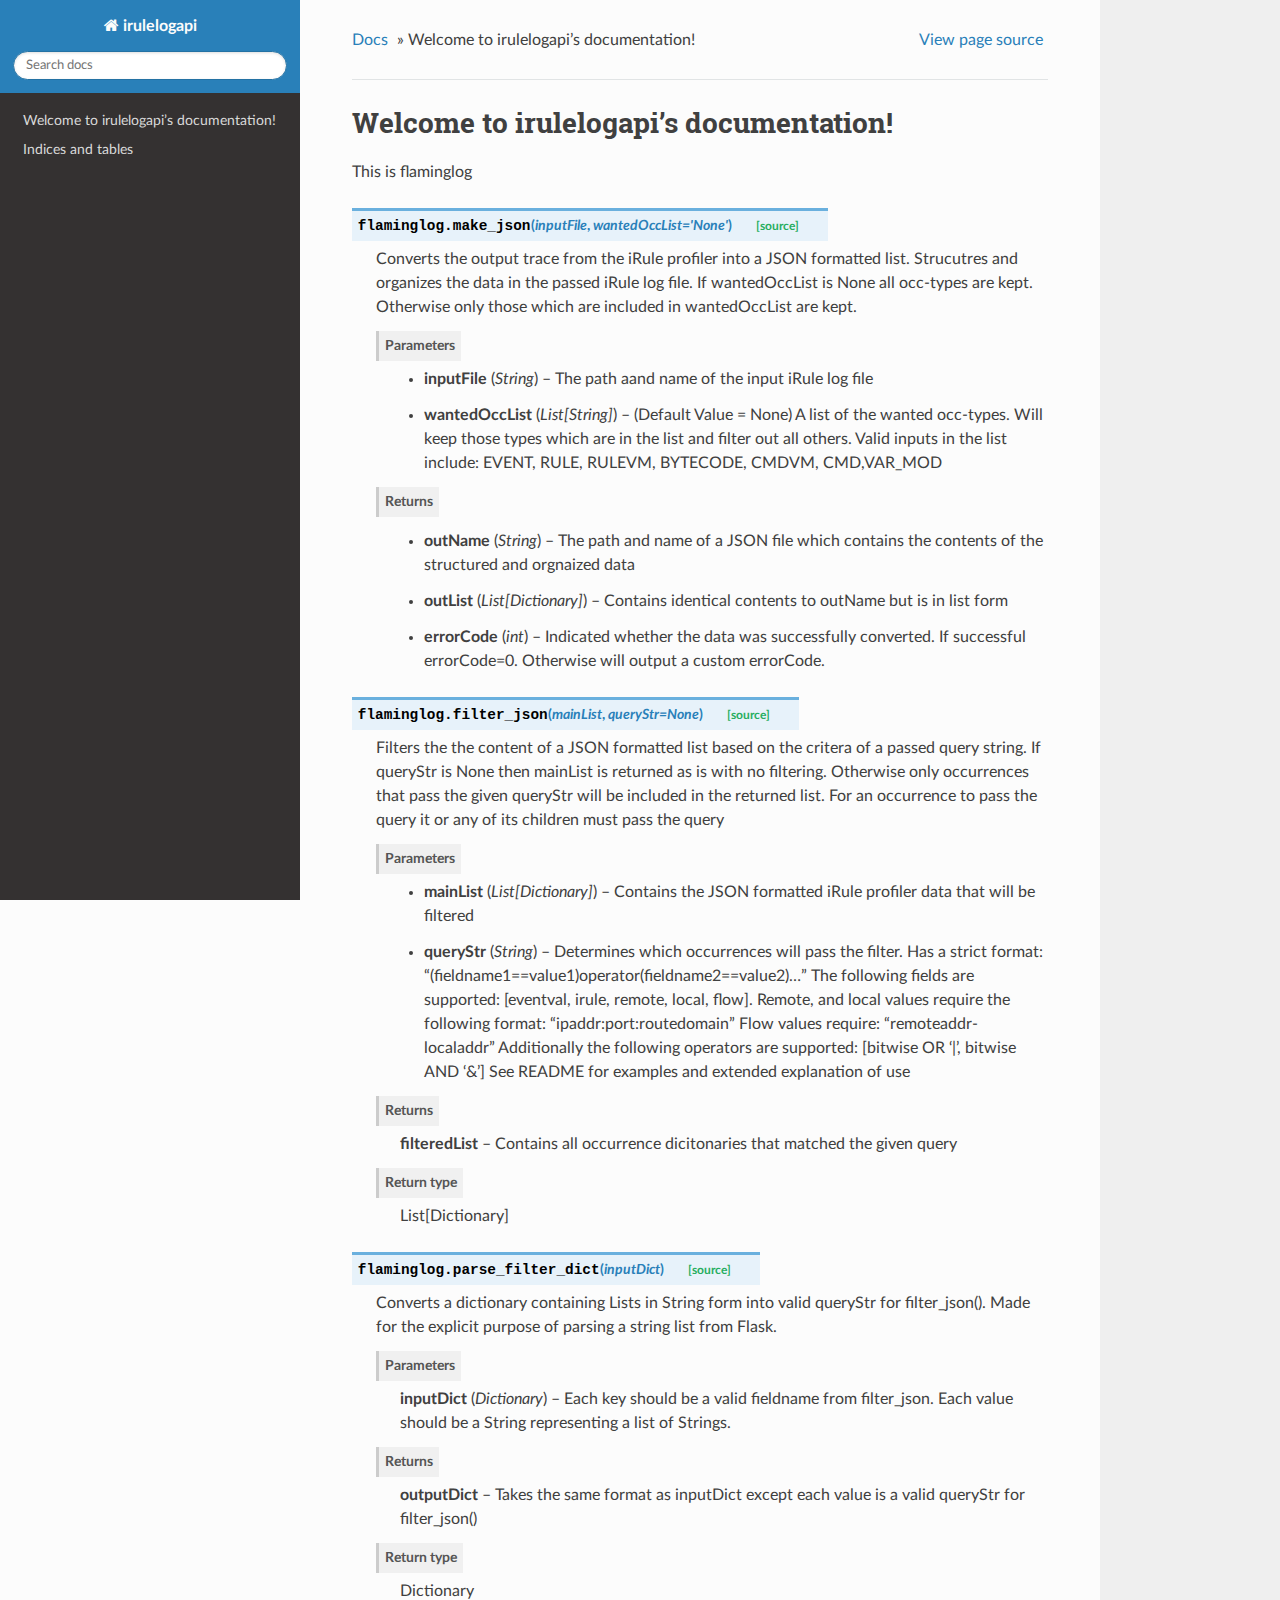
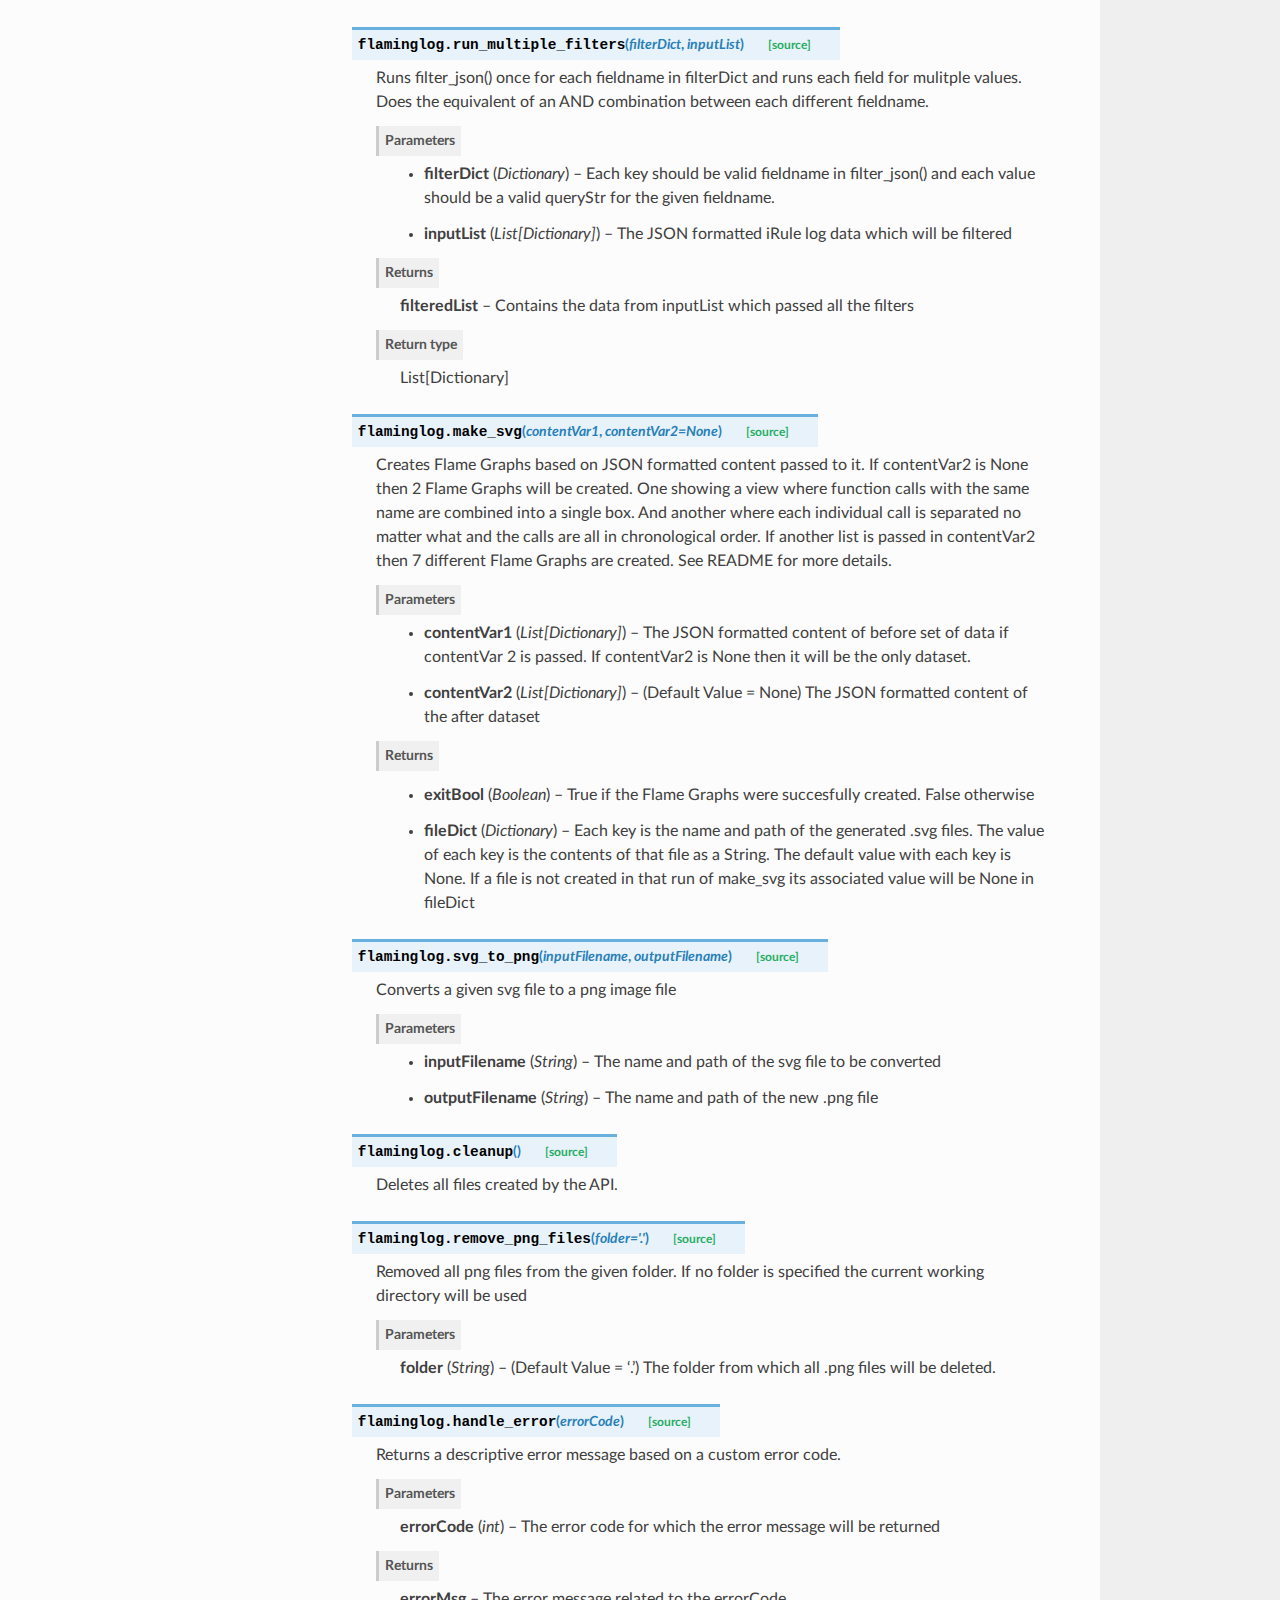
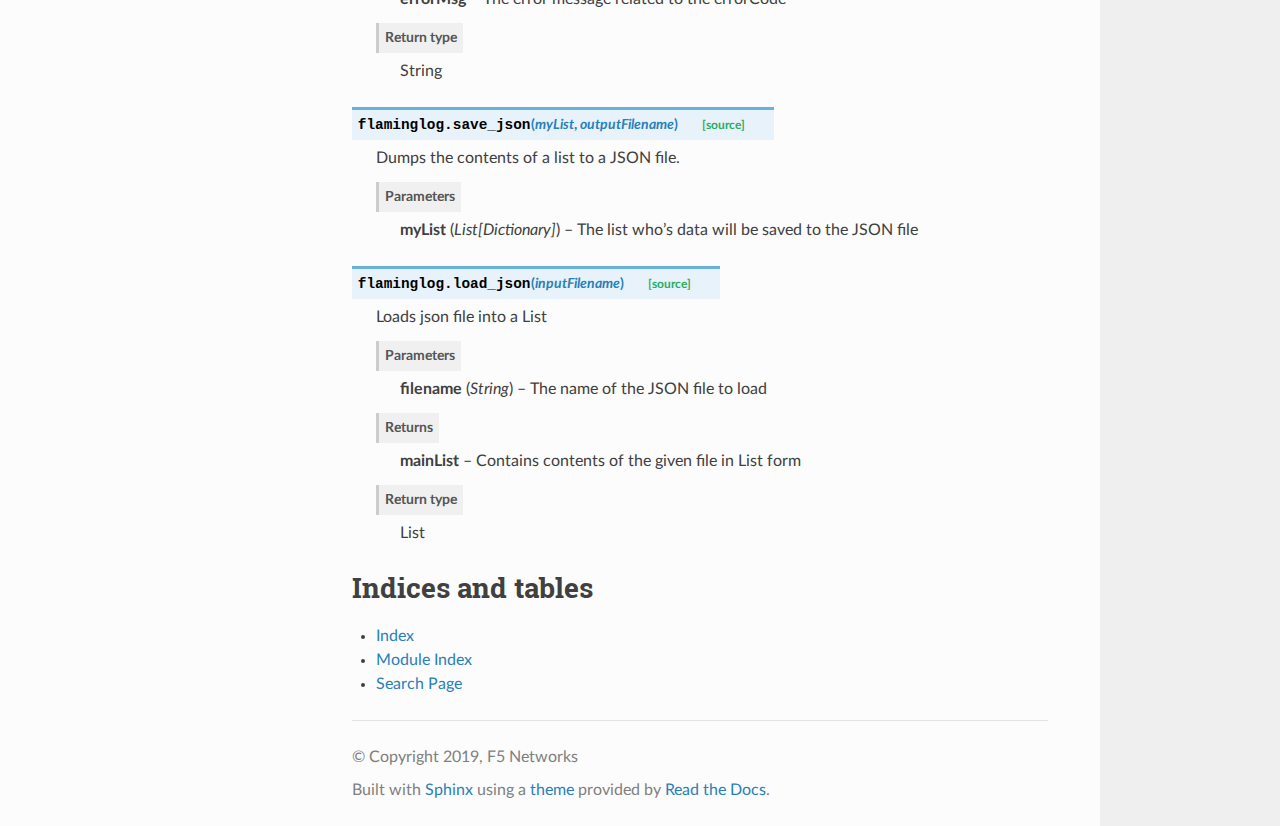
<file: src/irulelogapi/docs/_build/html/index.html>
<!DOCTYPE html>
<!--[if IE 8]><html class="no-js lt-ie9" lang="en" > <![endif]-->
<!--[if gt IE 8]><!--> <html class="no-js" lang="en" > <!--<![endif]-->
<head>
  <meta charset="utf-8">
  
  <meta name="viewport" content="width=device-width, initial-scale=1.0">
  
  <title>Welcome to irulelogapi’s documentation! &mdash; irulelogapi 1.0 documentation</title>
  

  
  
  
  

  
  <script type="text/javascript" src="_static/js/modernizr.min.js"></script>
  
    
      <script type="text/javascript" id="documentation_options" data-url_root="./" src="_static/documentation_options.js"></script>
        <script type="text/javascript" src="_static/jquery.js"></script>
        <script type="text/javascript" src="_static/underscore.js"></script>
        <script type="text/javascript" src="_static/doctools.js"></script>
        <script type="text/javascript" src="_static/language_data.js"></script>
    
    <script type="text/javascript" src="_static/js/theme.js"></script>

    

  
  <link rel="stylesheet" href="_static/css/theme.css" type="text/css" />
  <link rel="stylesheet" href="_static/pygments.css" type="text/css" />
    <link rel="index" title="Index" href="genindex.html" />
    <link rel="search" title="Search" href="search.html" /> 
</head>

<body class="wy-body-for-nav">

   
  <div class="wy-grid-for-nav">
    
    <nav data-toggle="wy-nav-shift" class="wy-nav-side">
      <div class="wy-side-scroll">
        <div class="wy-side-nav-search" >
          

          
            <a href="#" class="icon icon-home"> irulelogapi
          

          
          </a>

          
            
            
          

          
<div role="search">
  <form id="rtd-search-form" class="wy-form" action="search.html" method="get">
    <input type="text" name="q" placeholder="Search docs" />
    <input type="hidden" name="check_keywords" value="yes" />
    <input type="hidden" name="area" value="default" />
  </form>
</div>

          
        </div>

        <div class="wy-menu wy-menu-vertical" data-spy="affix" role="navigation" aria-label="main navigation">
          
            
            
              
            
            
              <!-- Local TOC -->
              <div class="local-toc"><ul>
<li><a class="reference internal" href="#">Welcome to irulelogapi’s documentation!</a></li>
<li><a class="reference internal" href="#indices-and-tables">Indices and tables</a></li>
</ul>
</div>
            
          
        </div>
      </div>
    </nav>

    <section data-toggle="wy-nav-shift" class="wy-nav-content-wrap">

      
      <nav class="wy-nav-top" aria-label="top navigation">
        
          <i data-toggle="wy-nav-top" class="fa fa-bars"></i>
          <a href="#">irulelogapi</a>
        
      </nav>


      <div class="wy-nav-content">
        
        <div class="rst-content">
        
          















<div role="navigation" aria-label="breadcrumbs navigation">

  <ul class="wy-breadcrumbs">
    
      <li><a href="#">Docs</a> &raquo;</li>
        
      <li>Welcome to irulelogapi’s documentation!</li>
    
    
      <li class="wy-breadcrumbs-aside">
        
            
            <a href="_sources/index.rst.txt" rel="nofollow"> View page source</a>
          
        
      </li>
    
  </ul>

  
  <hr/>
</div>
          <div role="main" class="document" itemscope="itemscope" itemtype="http://schema.org/Article">
           <div itemprop="articleBody">
            
  <div class="section" id="module-flaminglog">
<span id="welcome-to-irulelogapi-s-documentation"></span><h1>Welcome to irulelogapi’s documentation!<a class="headerlink" href="#module-flaminglog" title="Permalink to this headline">¶</a></h1>
<p>This is flaminglog</p>
<dl class="function">
<dt id="flaminglog.make_json">
<code class="sig-prename descclassname">flaminglog.</code><code class="sig-name descname">make_json</code><span class="sig-paren">(</span><em class="sig-param">inputFile</em>, <em class="sig-param">wantedOccList='None'</em><span class="sig-paren">)</span><a class="reference internal" href="_modules/flaminglog/logrule.html#make_json"><span class="viewcode-link">[source]</span></a><a class="headerlink" href="#flaminglog.make_json" title="Permalink to this definition">¶</a></dt>
<dd><p>Converts the output trace from the iRule profiler into a JSON formatted
list. Strucutres and organizes the data in the passed iRule log file. If
wantedOccList is None all occ-types are kept. Otherwise only those which are
included in wantedOccList are kept.</p>
<dl class="field-list simple">
<dt class="field-odd">Parameters</dt>
<dd class="field-odd"><ul class="simple">
<li><p><strong>inputFile</strong> (<em>String</em>) – The path aand name of the input iRule log file</p></li>
<li><p><strong>wantedOccList</strong> (<em>List</em><em>[</em><em>String</em><em>]</em>) – (Default Value = None) A list of the wanted occ-types. Will keep those
types which are in the list and filter out all others. Valid inputs in
the list include: EVENT, RULE, RULEVM, BYTECODE, CMDVM, CMD,VAR_MOD</p></li>
</ul>
</dd>
<dt class="field-even">Returns</dt>
<dd class="field-even"><p><ul class="simple">
<li><p><strong>outName</strong> (<em>String</em>) – The path and name of a JSON file which contains the contents of the
structured and orgnaized data</p></li>
<li><p><strong>outList</strong> (<em>List[Dictionary]</em>) – Contains identical contents to outName but is in list form</p></li>
<li><p><strong>errorCode</strong> (<em>int</em>) – Indicated whether the data was successfully converted. If successful
errorCode=0. Otherwise will output a custom errorCode.</p></li>
</ul>
</p>
</dd>
</dl>
</dd></dl>

<dl class="function">
<dt id="flaminglog.filter_json">
<code class="sig-prename descclassname">flaminglog.</code><code class="sig-name descname">filter_json</code><span class="sig-paren">(</span><em class="sig-param">mainList</em>, <em class="sig-param">queryStr=None</em><span class="sig-paren">)</span><a class="reference internal" href="_modules/flaminglog/logrule.html#filter_json"><span class="viewcode-link">[source]</span></a><a class="headerlink" href="#flaminglog.filter_json" title="Permalink to this definition">¶</a></dt>
<dd><p>Filters the the content of a JSON formatted list based on the critera of a
passed query string. If queryStr is None then mainList is returned as is
with no filtering. Otherwise only occurrences that pass the given queryStr
will be included in the returned list. For an occurrence to pass the query
it or any of its children must pass the query</p>
<dl class="field-list simple">
<dt class="field-odd">Parameters</dt>
<dd class="field-odd"><ul class="simple">
<li><p><strong>mainList</strong> (<em>List</em><em>[</em><em>Dictionary</em><em>]</em>) – Contains the JSON formatted iRule profiler data that will be filtered</p></li>
<li><p><strong>queryStr</strong> (<em>String</em>) – Determines which occurrences will pass the filter. Has a strict format:
“(fieldname1==value1)operator(fieldname2==value2)…” The following
fields are supported: [eventval, irule, remote, local, flow]. Remote,
and local values require the following format:
“ipaddr:port:routedomain” Flow values require: “remoteaddr-localaddr”
Additionally the following operators are supported: [bitwise OR ‘|’,
bitwise AND ‘&amp;’] See README for examples and extended explanation of
use</p></li>
</ul>
</dd>
<dt class="field-even">Returns</dt>
<dd class="field-even"><p><strong>filteredList</strong> – Contains all occurrence dicitonaries that matched the given query</p>
</dd>
<dt class="field-odd">Return type</dt>
<dd class="field-odd"><p>List[Dictionary]</p>
</dd>
</dl>
</dd></dl>

<dl class="function">
<dt id="flaminglog.parse_filter_dict">
<code class="sig-prename descclassname">flaminglog.</code><code class="sig-name descname">parse_filter_dict</code><span class="sig-paren">(</span><em class="sig-param">inputDict</em><span class="sig-paren">)</span><a class="reference internal" href="_modules/flaminglog/logrule.html#parse_filter_dict"><span class="viewcode-link">[source]</span></a><a class="headerlink" href="#flaminglog.parse_filter_dict" title="Permalink to this definition">¶</a></dt>
<dd><p>Converts a dictionary containing Lists in String form into valid queryStr
for filter_json(). Made for the explicit purpose of parsing a string list
from Flask.</p>
<dl class="field-list simple">
<dt class="field-odd">Parameters</dt>
<dd class="field-odd"><p><strong>inputDict</strong> (<em>Dictionary</em>) – Each key should be a valid fieldname from filter_json. Each value
should be a String representing a list of Strings.</p>
</dd>
<dt class="field-even">Returns</dt>
<dd class="field-even"><p><strong>outputDict</strong> – Takes the same format as inputDict except each value is a valid queryStr
for filter_json()</p>
</dd>
<dt class="field-odd">Return type</dt>
<dd class="field-odd"><p>Dictionary</p>
</dd>
</dl>
</dd></dl>

<dl class="function">
<dt id="flaminglog.run_multiple_filters">
<code class="sig-prename descclassname">flaminglog.</code><code class="sig-name descname">run_multiple_filters</code><span class="sig-paren">(</span><em class="sig-param">filterDict</em>, <em class="sig-param">inputList</em><span class="sig-paren">)</span><a class="reference internal" href="_modules/flaminglog/logrule.html#run_multiple_filters"><span class="viewcode-link">[source]</span></a><a class="headerlink" href="#flaminglog.run_multiple_filters" title="Permalink to this definition">¶</a></dt>
<dd><p>Runs filter_json() once for each fieldname in filterDict and runs each field
for mulitple values. Does the equivalent of an AND combination between each
different fieldname.</p>
<dl class="field-list simple">
<dt class="field-odd">Parameters</dt>
<dd class="field-odd"><ul class="simple">
<li><p><strong>filterDict</strong> (<em>Dictionary</em>) – Each key should be valid fieldname in filter_json() and each value
should be a valid queryStr for the given fieldname.</p></li>
<li><p><strong>inputList</strong> (<em>List</em><em>[</em><em>Dictionary</em><em>]</em>) – The JSON formatted iRule log data which will be filtered</p></li>
</ul>
</dd>
<dt class="field-even">Returns</dt>
<dd class="field-even"><p><strong>filteredList</strong> – Contains the data from inputList which passed all the filters</p>
</dd>
<dt class="field-odd">Return type</dt>
<dd class="field-odd"><p>List[Dictionary]</p>
</dd>
</dl>
</dd></dl>

<dl class="function">
<dt id="flaminglog.make_svg">
<code class="sig-prename descclassname">flaminglog.</code><code class="sig-name descname">make_svg</code><span class="sig-paren">(</span><em class="sig-param">contentVar1</em>, <em class="sig-param">contentVar2=None</em><span class="sig-paren">)</span><a class="reference internal" href="_modules/flaminglog/logrule.html#make_svg"><span class="viewcode-link">[source]</span></a><a class="headerlink" href="#flaminglog.make_svg" title="Permalink to this definition">¶</a></dt>
<dd><p>Creates Flame Graphs based on JSON formatted content passed to it. If
contentVar2 is None then 2 Flame Graphs will be created. One showing a view
where function calls with the same name are combined into a single box. And
another where each individual call is separated no matter what and the
calls are all in chronological order. If another list is passed in
contentVar2 then 7 different Flame Graphs are created. See README for more
details.</p>
<dl class="field-list simple">
<dt class="field-odd">Parameters</dt>
<dd class="field-odd"><ul class="simple">
<li><p><strong>contentVar1</strong> (<em>List</em><em>[</em><em>Dictionary</em><em>]</em>) – The JSON formatted content of before set of data if contentVar 2 is
passed. If contentVar2 is None then it will be the only dataset.</p></li>
<li><p><strong>contentVar2</strong> (<em>List</em><em>[</em><em>Dictionary</em><em>]</em>) – (Default Value = None) The JSON formatted content of the after dataset</p></li>
</ul>
</dd>
<dt class="field-even">Returns</dt>
<dd class="field-even"><p><ul class="simple">
<li><p><strong>exitBool</strong> (<em>Boolean</em>) – True if the Flame Graphs were succesfully created. False otherwise</p></li>
<li><p><strong>fileDict</strong> (<em>Dictionary</em>) – Each key is the name and path of the generated .svg files. The value of
each key is the contents of that file as a String. The default value
with each key is None. If a file is not created in that run of make_svg
its associated value will be None in fileDict</p></li>
</ul>
</p>
</dd>
</dl>
</dd></dl>

<dl class="function">
<dt id="flaminglog.svg_to_png">
<code class="sig-prename descclassname">flaminglog.</code><code class="sig-name descname">svg_to_png</code><span class="sig-paren">(</span><em class="sig-param">inputFilename</em>, <em class="sig-param">outputFilename</em><span class="sig-paren">)</span><a class="reference internal" href="_modules/flaminglog/logrule.html#svg_to_png"><span class="viewcode-link">[source]</span></a><a class="headerlink" href="#flaminglog.svg_to_png" title="Permalink to this definition">¶</a></dt>
<dd><p>Converts a given svg file to a png image file</p>
<dl class="field-list simple">
<dt class="field-odd">Parameters</dt>
<dd class="field-odd"><ul class="simple">
<li><p><strong>inputFilename</strong> (<em>String</em>) – The name and path of the svg file to be converted</p></li>
<li><p><strong>outputFilename</strong> (<em>String</em>) – The name and path of the new .png file</p></li>
</ul>
</dd>
</dl>
</dd></dl>

<dl class="function">
<dt id="flaminglog.cleanup">
<code class="sig-prename descclassname">flaminglog.</code><code class="sig-name descname">cleanup</code><span class="sig-paren">(</span><span class="sig-paren">)</span><a class="reference internal" href="_modules/flaminglog/logrule.html#cleanup"><span class="viewcode-link">[source]</span></a><a class="headerlink" href="#flaminglog.cleanup" title="Permalink to this definition">¶</a></dt>
<dd><p>Deletes all files created by the API.</p>
</dd></dl>

<dl class="function">
<dt id="flaminglog.remove_png_files">
<code class="sig-prename descclassname">flaminglog.</code><code class="sig-name descname">remove_png_files</code><span class="sig-paren">(</span><em class="sig-param">folder='.'</em><span class="sig-paren">)</span><a class="reference internal" href="_modules/flaminglog/logrule.html#remove_png_files"><span class="viewcode-link">[source]</span></a><a class="headerlink" href="#flaminglog.remove_png_files" title="Permalink to this definition">¶</a></dt>
<dd><p>Removed all png files from the given folder. If no folder is specified the
current working directory will be used</p>
<dl class="field-list simple">
<dt class="field-odd">Parameters</dt>
<dd class="field-odd"><p><strong>folder</strong> (<em>String</em>) – (Default Value = ‘.’) The folder from which all .png files will be
deleted.</p>
</dd>
</dl>
</dd></dl>

<dl class="function">
<dt id="flaminglog.handle_error">
<code class="sig-prename descclassname">flaminglog.</code><code class="sig-name descname">handle_error</code><span class="sig-paren">(</span><em class="sig-param">errorCode</em><span class="sig-paren">)</span><a class="reference internal" href="_modules/flaminglog/logrule.html#handle_error"><span class="viewcode-link">[source]</span></a><a class="headerlink" href="#flaminglog.handle_error" title="Permalink to this definition">¶</a></dt>
<dd><p>Returns a descriptive error message based on a custom error code.</p>
<dl class="field-list simple">
<dt class="field-odd">Parameters</dt>
<dd class="field-odd"><p><strong>errorCode</strong> (<em>int</em>) – The error code for which the error message will be returned</p>
</dd>
<dt class="field-even">Returns</dt>
<dd class="field-even"><p><strong>errorMsg</strong> – The error message related to the errorCode</p>
</dd>
<dt class="field-odd">Return type</dt>
<dd class="field-odd"><p>String</p>
</dd>
</dl>
</dd></dl>

<dl class="function">
<dt id="flaminglog.save_json">
<code class="sig-prename descclassname">flaminglog.</code><code class="sig-name descname">save_json</code><span class="sig-paren">(</span><em class="sig-param">myList</em>, <em class="sig-param">outputFilename</em><span class="sig-paren">)</span><a class="reference internal" href="_modules/flaminglog/logrule.html#save_json"><span class="viewcode-link">[source]</span></a><a class="headerlink" href="#flaminglog.save_json" title="Permalink to this definition">¶</a></dt>
<dd><p>Dumps the contents of a list to a JSON file.</p>
<dl class="field-list simple">
<dt class="field-odd">Parameters</dt>
<dd class="field-odd"><p><strong>myList</strong> (<em>List</em><em>[</em><em>Dictionary</em><em>]</em>) – The list who’s data will be saved to the JSON file</p>
</dd>
</dl>
</dd></dl>

<dl class="function">
<dt id="flaminglog.load_json">
<code class="sig-prename descclassname">flaminglog.</code><code class="sig-name descname">load_json</code><span class="sig-paren">(</span><em class="sig-param">inputFilename</em><span class="sig-paren">)</span><a class="reference internal" href="_modules/flaminglog/logrule.html#load_json"><span class="viewcode-link">[source]</span></a><a class="headerlink" href="#flaminglog.load_json" title="Permalink to this definition">¶</a></dt>
<dd><p>Loads json file into a List</p>
<dl class="field-list simple">
<dt class="field-odd">Parameters</dt>
<dd class="field-odd"><p><strong>filename</strong> (<em>String</em>) – The name of the JSON file to load</p>
</dd>
<dt class="field-even">Returns</dt>
<dd class="field-even"><p><strong>mainList</strong> – Contains contents of the given file in List form</p>
</dd>
<dt class="field-odd">Return type</dt>
<dd class="field-odd"><p>List</p>
</dd>
</dl>
</dd></dl>

<div class="toctree-wrapper compound">
</div>
</div>
<div class="section" id="indices-and-tables">
<h1>Indices and tables<a class="headerlink" href="#indices-and-tables" title="Permalink to this headline">¶</a></h1>
<ul class="simple">
<li><p><a class="reference internal" href="genindex.html"><span class="std std-ref">Index</span></a></p></li>
<li><p><a class="reference internal" href="py-modindex.html"><span class="std std-ref">Module Index</span></a></p></li>
<li><p><a class="reference internal" href="search.html"><span class="std std-ref">Search Page</span></a></p></li>
</ul>
</div>


           </div>
           
          </div>
          <footer>
  

  <hr/>

  <div role="contentinfo">
    <p>
        &copy; Copyright 2019, F5 Networks

    </p>
  </div>
  Built with <a href="http://sphinx-doc.org/">Sphinx</a> using a <a href="https://github.com/rtfd/sphinx_rtd_theme">theme</a> provided by <a href="https://readthedocs.org">Read the Docs</a>. 

</footer>

        </div>
      </div>

    </section>

  </div>
  


  <script type="text/javascript">
      jQuery(function () {
          SphinxRtdTheme.Navigation.enable(true);
      });
  </script>

  
  
    
   

</body>
</html>
</file>
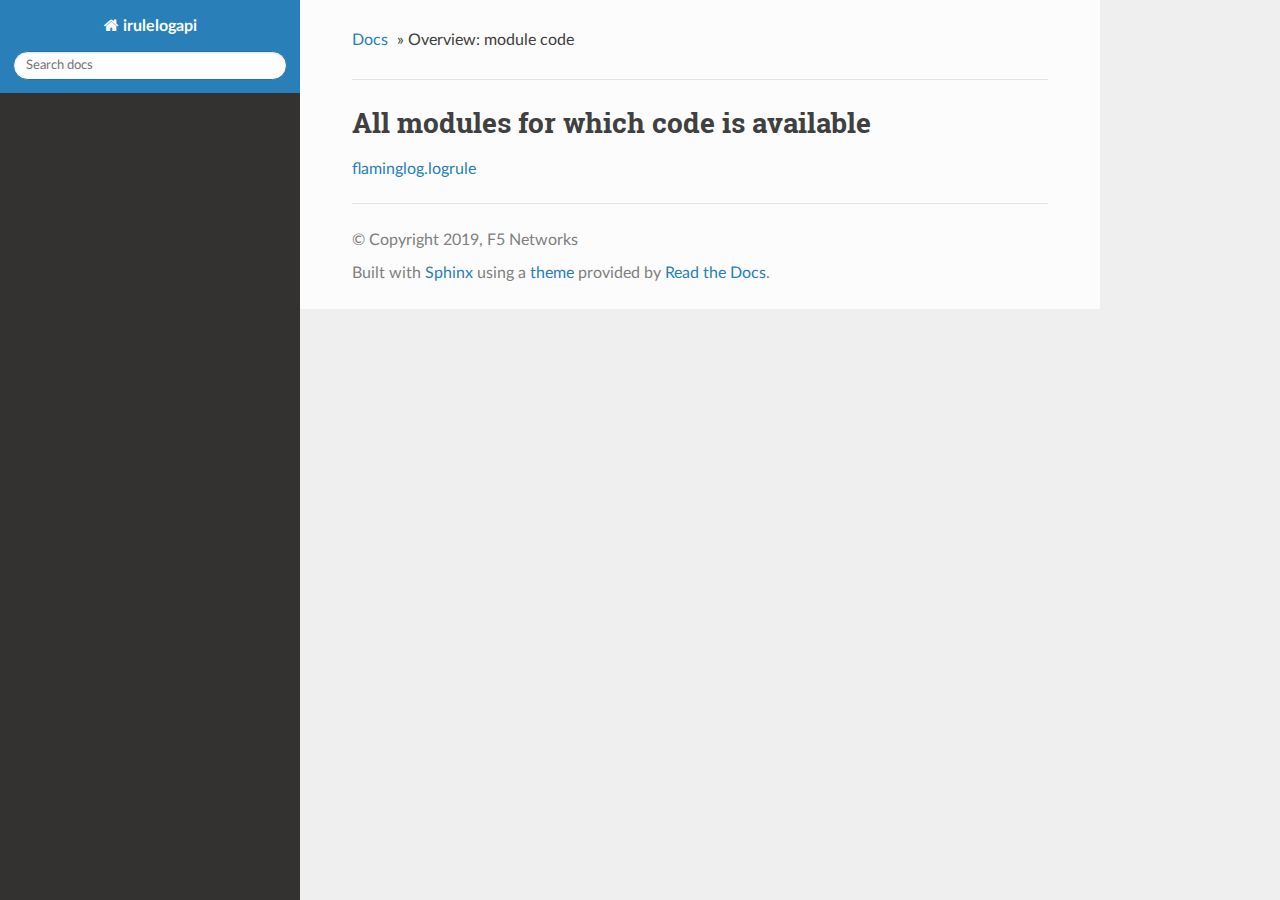
<file: src/irulelogapi/docs/_build/html/_modules/index.html>
<!DOCTYPE html>
<!--[if IE 8]><html class="no-js lt-ie9" lang="en" > <![endif]-->
<!--[if gt IE 8]><!--> <html class="no-js" lang="en" > <!--<![endif]-->
<head>
  <meta charset="utf-8">
  
  <meta name="viewport" content="width=device-width, initial-scale=1.0">
  
  <title>Overview: module code &mdash; irulelogapi 1.0 documentation</title>
  

  
  
  
  

  
  <script type="text/javascript" src="../_static/js/modernizr.min.js"></script>
  
    
      <script type="text/javascript" id="documentation_options" data-url_root="../" src="../_static/documentation_options.js"></script>
        <script type="text/javascript" src="../_static/jquery.js"></script>
        <script type="text/javascript" src="../_static/underscore.js"></script>
        <script type="text/javascript" src="../_static/doctools.js"></script>
        <script type="text/javascript" src="../_static/language_data.js"></script>
    
    <script type="text/javascript" src="../_static/js/theme.js"></script>

    

  
  <link rel="stylesheet" href="../_static/css/theme.css" type="text/css" />
  <link rel="stylesheet" href="../_static/pygments.css" type="text/css" />
    <link rel="index" title="Index" href="../genindex.html" />
    <link rel="search" title="Search" href="../search.html" /> 
</head>

<body class="wy-body-for-nav">

   
  <div class="wy-grid-for-nav">
    
    <nav data-toggle="wy-nav-shift" class="wy-nav-side">
      <div class="wy-side-scroll">
        <div class="wy-side-nav-search" >
          

          
            <a href="../index.html" class="icon icon-home"> irulelogapi
          

          
          </a>

          
            
            
          

          
<div role="search">
  <form id="rtd-search-form" class="wy-form" action="../search.html" method="get">
    <input type="text" name="q" placeholder="Search docs" />
    <input type="hidden" name="check_keywords" value="yes" />
    <input type="hidden" name="area" value="default" />
  </form>
</div>

          
        </div>

        <div class="wy-menu wy-menu-vertical" data-spy="affix" role="navigation" aria-label="main navigation">
          
            
            
              
            
            
              <!-- Local TOC -->
              <div class="local-toc"></div>
            
          
        </div>
      </div>
    </nav>

    <section data-toggle="wy-nav-shift" class="wy-nav-content-wrap">

      
      <nav class="wy-nav-top" aria-label="top navigation">
        
          <i data-toggle="wy-nav-top" class="fa fa-bars"></i>
          <a href="../index.html">irulelogapi</a>
        
      </nav>


      <div class="wy-nav-content">
        
        <div class="rst-content">
        
          















<div role="navigation" aria-label="breadcrumbs navigation">

  <ul class="wy-breadcrumbs">
    
      <li><a href="../index.html">Docs</a> &raquo;</li>
        
      <li>Overview: module code</li>
    
    
      <li class="wy-breadcrumbs-aside">
        
      </li>
    
  </ul>

  
  <hr/>
</div>
          <div role="main" class="document" itemscope="itemscope" itemtype="http://schema.org/Article">
           <div itemprop="articleBody">
            
  <h1>All modules for which code is available</h1>
<ul><li><a href="flaminglog/logrule.html">flaminglog.logrule</a></li>
</ul>

           </div>
           
          </div>
          <footer>
  

  <hr/>

  <div role="contentinfo">
    <p>
        &copy; Copyright 2019, F5 Networks

    </p>
  </div>
  Built with <a href="http://sphinx-doc.org/">Sphinx</a> using a <a href="https://github.com/rtfd/sphinx_rtd_theme">theme</a> provided by <a href="https://readthedocs.org">Read the Docs</a>. 

</footer>

        </div>
      </div>

    </section>

  </div>
  


  <script type="text/javascript">
      jQuery(function () {
          SphinxRtdTheme.Navigation.enable(true);
      });
  </script>

  
  
    
   

</body>
</html>
</file>
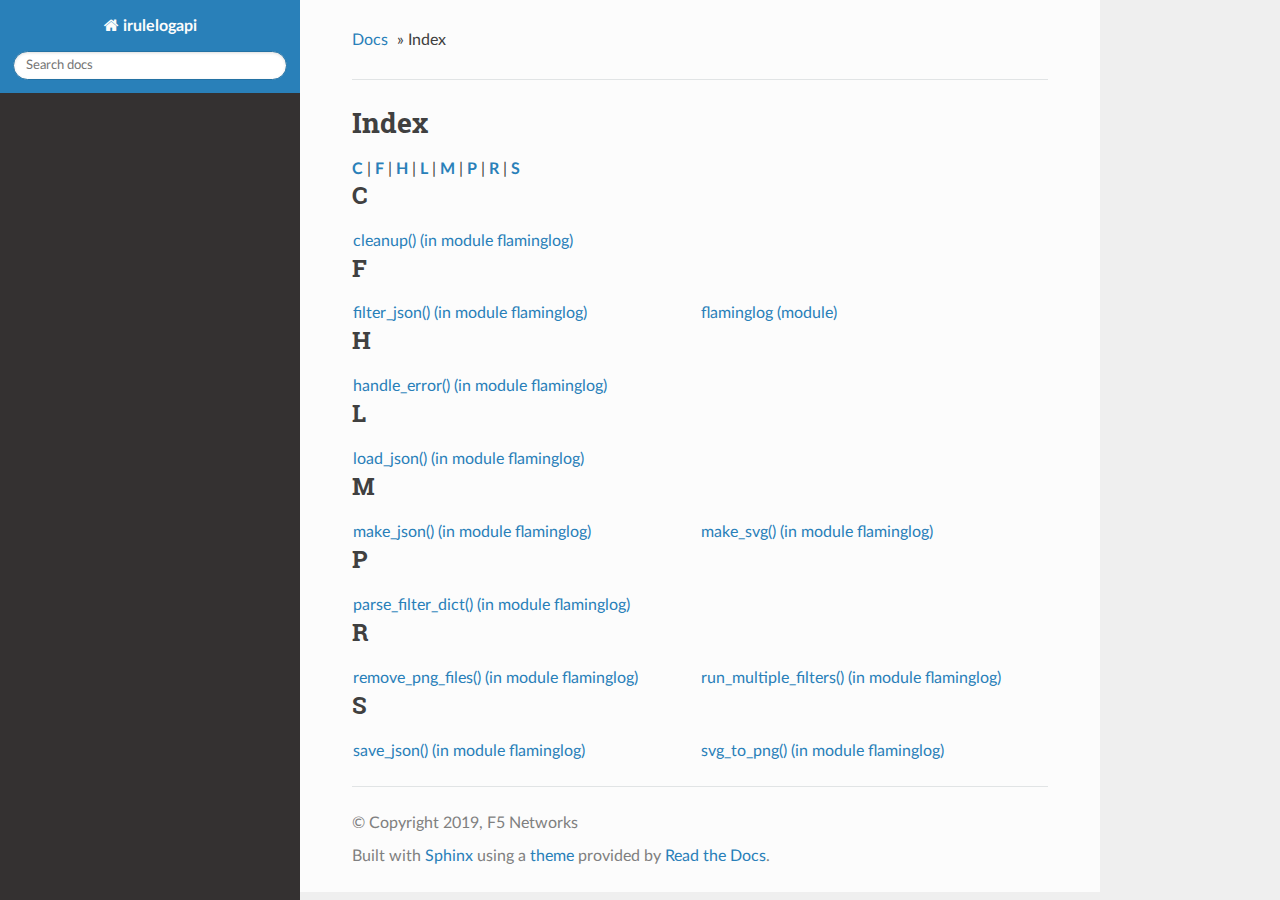
<file: src/irulelogapi/docs/_build/html/genindex.html>
<!DOCTYPE html>
<!--[if IE 8]><html class="no-js lt-ie9" lang="en" > <![endif]-->
<!--[if gt IE 8]><!--> <html class="no-js" lang="en" > <!--<![endif]-->
<head>
  <meta charset="utf-8">
  
  <meta name="viewport" content="width=device-width, initial-scale=1.0">
  
  <title>Index &mdash; irulelogapi 1.0 documentation</title>
  

  
  
  
  

  
  <script type="text/javascript" src="_static/js/modernizr.min.js"></script>
  
    
      <script type="text/javascript" id="documentation_options" data-url_root="./" src="_static/documentation_options.js"></script>
        <script type="text/javascript" src="_static/jquery.js"></script>
        <script type="text/javascript" src="_static/underscore.js"></script>
        <script type="text/javascript" src="_static/doctools.js"></script>
        <script type="text/javascript" src="_static/language_data.js"></script>
    
    <script type="text/javascript" src="_static/js/theme.js"></script>

    

  
  <link rel="stylesheet" href="_static/css/theme.css" type="text/css" />
  <link rel="stylesheet" href="_static/pygments.css" type="text/css" />
    <link rel="index" title="Index" href="#" />
    <link rel="search" title="Search" href="search.html" /> 
</head>

<body class="wy-body-for-nav">

   
  <div class="wy-grid-for-nav">
    
    <nav data-toggle="wy-nav-shift" class="wy-nav-side">
      <div class="wy-side-scroll">
        <div class="wy-side-nav-search" >
          

          
            <a href="index.html" class="icon icon-home"> irulelogapi
          

          
          </a>

          
            
            
          

          
<div role="search">
  <form id="rtd-search-form" class="wy-form" action="search.html" method="get">
    <input type="text" name="q" placeholder="Search docs" />
    <input type="hidden" name="check_keywords" value="yes" />
    <input type="hidden" name="area" value="default" />
  </form>
</div>

          
        </div>

        <div class="wy-menu wy-menu-vertical" data-spy="affix" role="navigation" aria-label="main navigation">
          
            
            
              
            
            
              <!-- Local TOC -->
              <div class="local-toc"></div>
            
          
        </div>
      </div>
    </nav>

    <section data-toggle="wy-nav-shift" class="wy-nav-content-wrap">

      
      <nav class="wy-nav-top" aria-label="top navigation">
        
          <i data-toggle="wy-nav-top" class="fa fa-bars"></i>
          <a href="index.html">irulelogapi</a>
        
      </nav>


      <div class="wy-nav-content">
        
        <div class="rst-content">
        
          















<div role="navigation" aria-label="breadcrumbs navigation">

  <ul class="wy-breadcrumbs">
    
      <li><a href="index.html">Docs</a> &raquo;</li>
        
      <li>Index</li>
    
    
      <li class="wy-breadcrumbs-aside">
        
            
        
      </li>
    
  </ul>

  
  <hr/>
</div>
          <div role="main" class="document" itemscope="itemscope" itemtype="http://schema.org/Article">
           <div itemprop="articleBody">
            

<h1 id="index">Index</h1>

<div class="genindex-jumpbox">
 <a href="#C"><strong>C</strong></a>
 | <a href="#F"><strong>F</strong></a>
 | <a href="#H"><strong>H</strong></a>
 | <a href="#L"><strong>L</strong></a>
 | <a href="#M"><strong>M</strong></a>
 | <a href="#P"><strong>P</strong></a>
 | <a href="#R"><strong>R</strong></a>
 | <a href="#S"><strong>S</strong></a>
 
</div>
<h2 id="C">C</h2>
<table style="width: 100%" class="indextable genindextable"><tr>
  <td style="width: 33%; vertical-align: top;"><ul>
      <li><a href="index.html#flaminglog.cleanup">cleanup() (in module flaminglog)</a>
</li>
  </ul></td>
</tr></table>

<h2 id="F">F</h2>
<table style="width: 100%" class="indextable genindextable"><tr>
  <td style="width: 33%; vertical-align: top;"><ul>
      <li><a href="index.html#flaminglog.filter_json">filter_json() (in module flaminglog)</a>
</li>
  </ul></td>
  <td style="width: 33%; vertical-align: top;"><ul>
      <li><a href="index.html#module-flaminglog">flaminglog (module)</a>
</li>
  </ul></td>
</tr></table>

<h2 id="H">H</h2>
<table style="width: 100%" class="indextable genindextable"><tr>
  <td style="width: 33%; vertical-align: top;"><ul>
      <li><a href="index.html#flaminglog.handle_error">handle_error() (in module flaminglog)</a>
</li>
  </ul></td>
</tr></table>

<h2 id="L">L</h2>
<table style="width: 100%" class="indextable genindextable"><tr>
  <td style="width: 33%; vertical-align: top;"><ul>
      <li><a href="index.html#flaminglog.load_json">load_json() (in module flaminglog)</a>
</li>
  </ul></td>
</tr></table>

<h2 id="M">M</h2>
<table style="width: 100%" class="indextable genindextable"><tr>
  <td style="width: 33%; vertical-align: top;"><ul>
      <li><a href="index.html#flaminglog.make_json">make_json() (in module flaminglog)</a>
</li>
  </ul></td>
  <td style="width: 33%; vertical-align: top;"><ul>
      <li><a href="index.html#flaminglog.make_svg">make_svg() (in module flaminglog)</a>
</li>
  </ul></td>
</tr></table>

<h2 id="P">P</h2>
<table style="width: 100%" class="indextable genindextable"><tr>
  <td style="width: 33%; vertical-align: top;"><ul>
      <li><a href="index.html#flaminglog.parse_filter_dict">parse_filter_dict() (in module flaminglog)</a>
</li>
  </ul></td>
</tr></table>

<h2 id="R">R</h2>
<table style="width: 100%" class="indextable genindextable"><tr>
  <td style="width: 33%; vertical-align: top;"><ul>
      <li><a href="index.html#flaminglog.remove_png_files">remove_png_files() (in module flaminglog)</a>
</li>
  </ul></td>
  <td style="width: 33%; vertical-align: top;"><ul>
      <li><a href="index.html#flaminglog.run_multiple_filters">run_multiple_filters() (in module flaminglog)</a>
</li>
  </ul></td>
</tr></table>

<h2 id="S">S</h2>
<table style="width: 100%" class="indextable genindextable"><tr>
  <td style="width: 33%; vertical-align: top;"><ul>
      <li><a href="index.html#flaminglog.save_json">save_json() (in module flaminglog)</a>
</li>
  </ul></td>
  <td style="width: 33%; vertical-align: top;"><ul>
      <li><a href="index.html#flaminglog.svg_to_png">svg_to_png() (in module flaminglog)</a>
</li>
  </ul></td>
</tr></table>



           </div>
           
          </div>
          <footer>
  

  <hr/>

  <div role="contentinfo">
    <p>
        &copy; Copyright 2019, F5 Networks

    </p>
  </div>
  Built with <a href="http://sphinx-doc.org/">Sphinx</a> using a <a href="https://github.com/rtfd/sphinx_rtd_theme">theme</a> provided by <a href="https://readthedocs.org">Read the Docs</a>. 

</footer>

        </div>
      </div>

    </section>

  </div>
  


  <script type="text/javascript">
      jQuery(function () {
          SphinxRtdTheme.Navigation.enable(true);
      });
  </script>

  
  
    
   

</body>
</html>
</file>
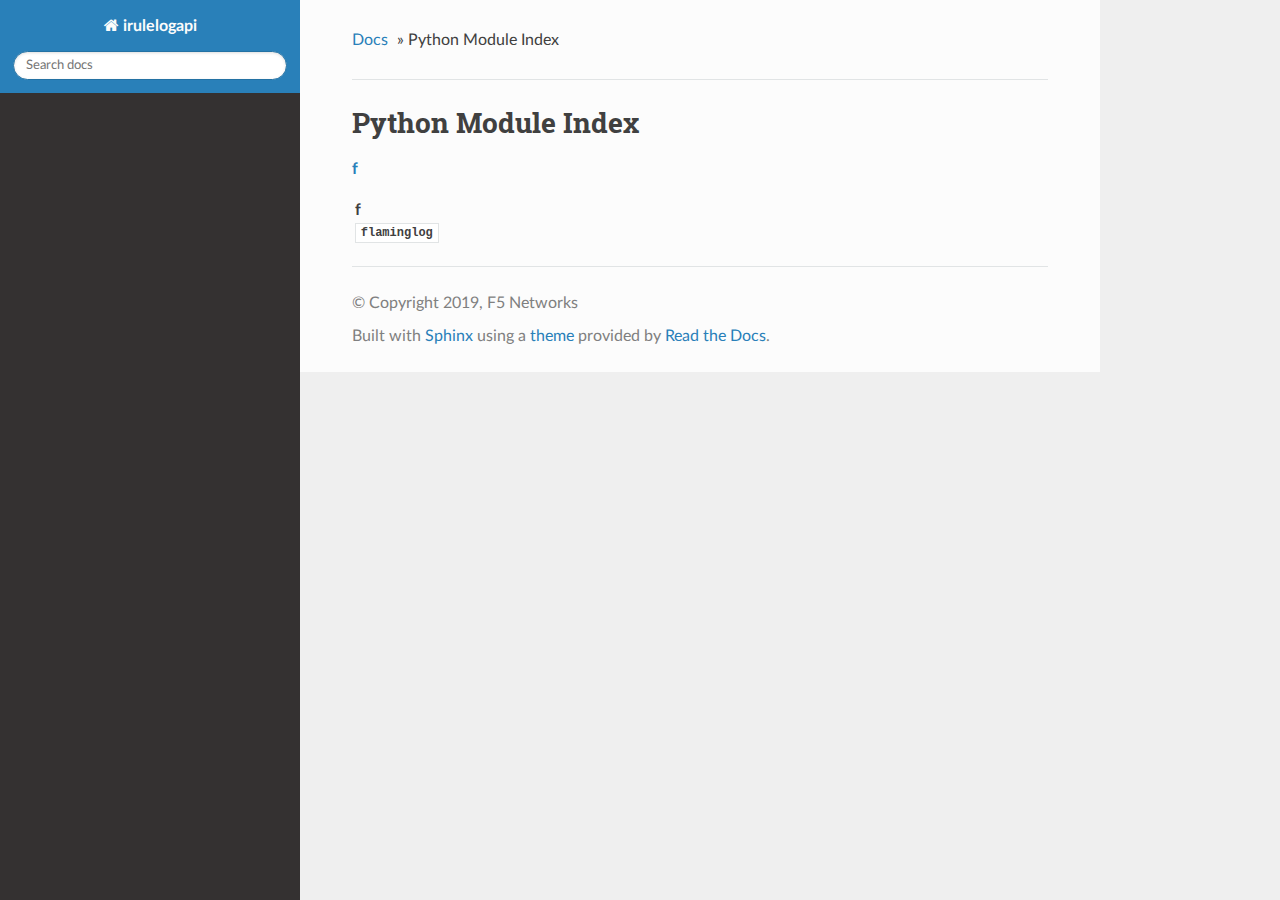
<file: src/irulelogapi/docs/_build/html/py-modindex.html>
<!DOCTYPE html>
<!--[if IE 8]><html class="no-js lt-ie9" lang="en" > <![endif]-->
<!--[if gt IE 8]><!--> <html class="no-js" lang="en" > <!--<![endif]-->
<head>
  <meta charset="utf-8">
  
  <meta name="viewport" content="width=device-width, initial-scale=1.0">
  
  <title>Python Module Index &mdash; irulelogapi 1.0 documentation</title>
  

  
  
  
  

  
  <script type="text/javascript" src="_static/js/modernizr.min.js"></script>
  
    
      <script type="text/javascript" id="documentation_options" data-url_root="./" src="_static/documentation_options.js"></script>
        <script type="text/javascript" src="_static/jquery.js"></script>
        <script type="text/javascript" src="_static/underscore.js"></script>
        <script type="text/javascript" src="_static/doctools.js"></script>
        <script type="text/javascript" src="_static/language_data.js"></script>
    
    <script type="text/javascript" src="_static/js/theme.js"></script>

    

  
  <link rel="stylesheet" href="_static/css/theme.css" type="text/css" />
  <link rel="stylesheet" href="_static/pygments.css" type="text/css" />
    <link rel="index" title="Index" href="genindex.html" />
    <link rel="search" title="Search" href="search.html" />
 

    <script type="text/javascript">
      DOCUMENTATION_OPTIONS.COLLAPSE_INDEX = true;
    </script>


</head>

<body class="wy-body-for-nav">

   
  <div class="wy-grid-for-nav">
    
    <nav data-toggle="wy-nav-shift" class="wy-nav-side">
      <div class="wy-side-scroll">
        <div class="wy-side-nav-search" >
          

          
            <a href="index.html" class="icon icon-home"> irulelogapi
          

          
          </a>

          
            
            
          

          
<div role="search">
  <form id="rtd-search-form" class="wy-form" action="search.html" method="get">
    <input type="text" name="q" placeholder="Search docs" />
    <input type="hidden" name="check_keywords" value="yes" />
    <input type="hidden" name="area" value="default" />
  </form>
</div>

          
        </div>

        <div class="wy-menu wy-menu-vertical" data-spy="affix" role="navigation" aria-label="main navigation">
          
            
            
              
            
            
              <!-- Local TOC -->
              <div class="local-toc"></div>
            
          
        </div>
      </div>
    </nav>

    <section data-toggle="wy-nav-shift" class="wy-nav-content-wrap">

      
      <nav class="wy-nav-top" aria-label="top navigation">
        
          <i data-toggle="wy-nav-top" class="fa fa-bars"></i>
          <a href="index.html">irulelogapi</a>
        
      </nav>


      <div class="wy-nav-content">
        
        <div class="rst-content">
        
          















<div role="navigation" aria-label="breadcrumbs navigation">

  <ul class="wy-breadcrumbs">
    
      <li><a href="index.html">Docs</a> &raquo;</li>
        
      <li>Python Module Index</li>
    
    
      <li class="wy-breadcrumbs-aside">
        
      </li>
    
  </ul>

  
  <hr/>
</div>
          <div role="main" class="document" itemscope="itemscope" itemtype="http://schema.org/Article">
           <div itemprop="articleBody">
            

   <h1>Python Module Index</h1>

   <div class="modindex-jumpbox">
   <a href="#cap-f"><strong>f</strong></a>
   </div>

   <table class="indextable modindextable">
     <tr class="pcap"><td></td><td>&#160;</td><td></td></tr>
     <tr class="cap" id="cap-f"><td></td><td>
       <strong>f</strong></td><td></td></tr>
     <tr>
       <td></td>
       <td>
       <a href="index.html#module-flaminglog"><code class="xref">flaminglog</code></a></td><td>
       <em></em></td></tr>
   </table>


           </div>
           
          </div>
          <footer>
  

  <hr/>

  <div role="contentinfo">
    <p>
        &copy; Copyright 2019, F5 Networks

    </p>
  </div>
  Built with <a href="http://sphinx-doc.org/">Sphinx</a> using a <a href="https://github.com/rtfd/sphinx_rtd_theme">theme</a> provided by <a href="https://readthedocs.org">Read the Docs</a>. 

</footer>

        </div>
      </div>

    </section>

  </div>
  


  <script type="text/javascript">
      jQuery(function () {
          SphinxRtdTheme.Navigation.enable(true);
      });
  </script>

  
  
    
   

</body>
</html>
</file>
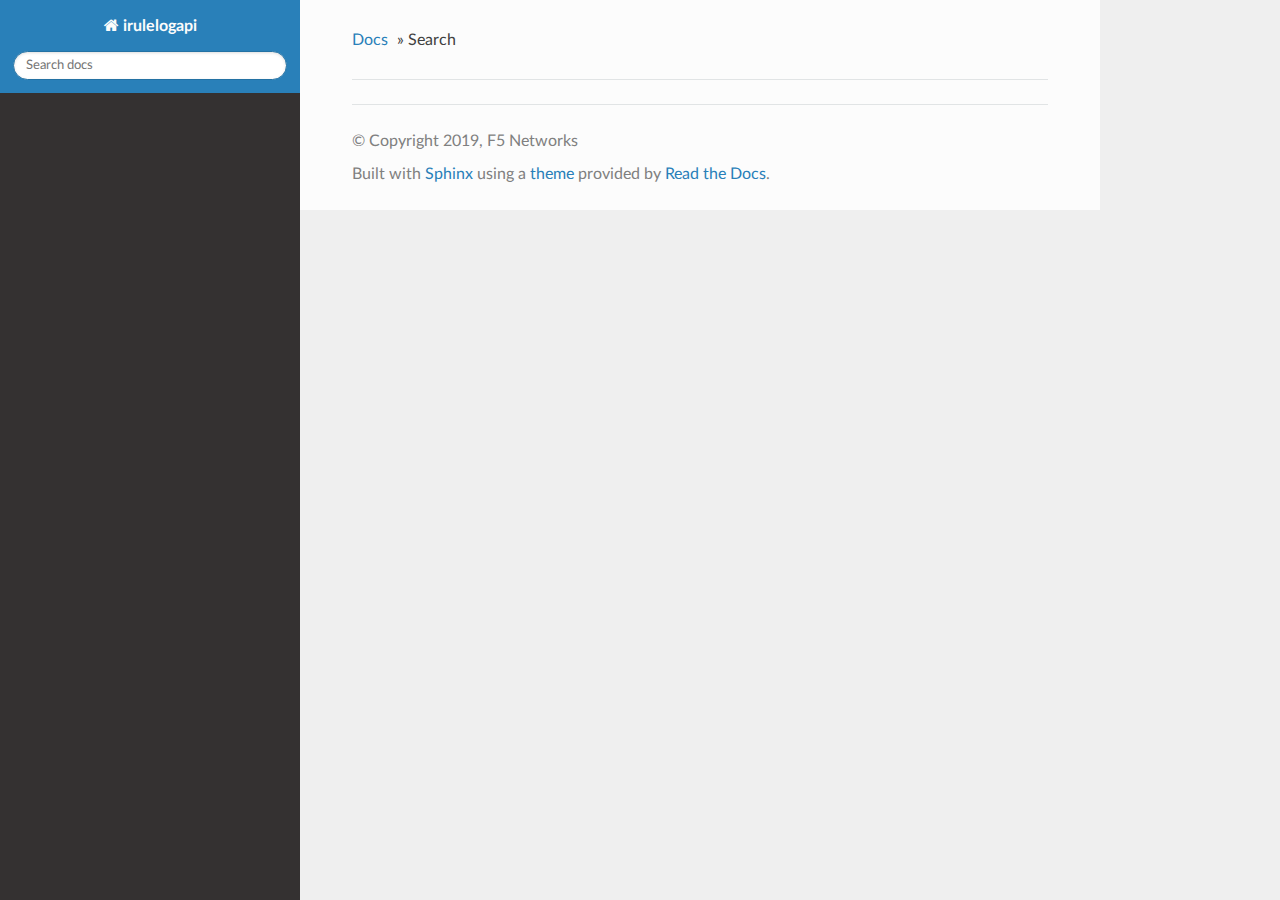
<file: src/irulelogapi/docs/_build/html/search.html>
<!DOCTYPE html>
<!--[if IE 8]><html class="no-js lt-ie9" lang="en" > <![endif]-->
<!--[if gt IE 8]><!--> <html class="no-js" lang="en" > <!--<![endif]-->
<head>
  <meta charset="utf-8">
  
  <meta name="viewport" content="width=device-width, initial-scale=1.0">
  
  <title>Search &mdash; irulelogapi 1.0 documentation</title>
  

  
  
  
  

  
  <script type="text/javascript" src="_static/js/modernizr.min.js"></script>
  
    
      <script type="text/javascript" id="documentation_options" data-url_root="./" src="_static/documentation_options.js"></script>
        <script type="text/javascript" src="_static/jquery.js"></script>
        <script type="text/javascript" src="_static/underscore.js"></script>
        <script type="text/javascript" src="_static/doctools.js"></script>
        <script type="text/javascript" src="_static/language_data.js"></script>
        <script type="text/javascript" src="_static/searchtools.js"></script>
    
    <script type="text/javascript" src="_static/js/theme.js"></script>

    

  
  <link rel="stylesheet" href="_static/css/theme.css" type="text/css" />
  <link rel="stylesheet" href="_static/pygments.css" type="text/css" />
    <link rel="index" title="Index" href="genindex.html" />
    <link rel="search" title="Search" href="#" /> 
</head>

<body class="wy-body-for-nav">

   
  <div class="wy-grid-for-nav">
    
    <nav data-toggle="wy-nav-shift" class="wy-nav-side">
      <div class="wy-side-scroll">
        <div class="wy-side-nav-search" >
          

          
            <a href="index.html" class="icon icon-home"> irulelogapi
          

          
          </a>

          
            
            
          

          
<div role="search">
  <form id="rtd-search-form" class="wy-form" action="#" method="get">
    <input type="text" name="q" placeholder="Search docs" />
    <input type="hidden" name="check_keywords" value="yes" />
    <input type="hidden" name="area" value="default" />
  </form>
</div>

          
        </div>

        <div class="wy-menu wy-menu-vertical" data-spy="affix" role="navigation" aria-label="main navigation">
          
            
            
              
            
            
              <!-- Local TOC -->
              <div class="local-toc"></div>
            
          
        </div>
      </div>
    </nav>

    <section data-toggle="wy-nav-shift" class="wy-nav-content-wrap">

      
      <nav class="wy-nav-top" aria-label="top navigation">
        
          <i data-toggle="wy-nav-top" class="fa fa-bars"></i>
          <a href="index.html">irulelogapi</a>
        
      </nav>


      <div class="wy-nav-content">
        
        <div class="rst-content">
        
          















<div role="navigation" aria-label="breadcrumbs navigation">

  <ul class="wy-breadcrumbs">
    
      <li><a href="index.html">Docs</a> &raquo;</li>
        
      <li>Search</li>
    
    
      <li class="wy-breadcrumbs-aside">
        
            
        
      </li>
    
  </ul>

  
  <hr/>
</div>
          <div role="main" class="document" itemscope="itemscope" itemtype="http://schema.org/Article">
           <div itemprop="articleBody">
            
  <noscript>
  <div id="fallback" class="admonition warning">
    <p class="last">
      Please activate JavaScript to enable the search
      functionality.
    </p>
  </div>
  </noscript>

  
  <div id="search-results">
  
  </div>

           </div>
           
          </div>
          <footer>
  

  <hr/>

  <div role="contentinfo">
    <p>
        &copy; Copyright 2019, F5 Networks

    </p>
  </div>
  Built with <a href="http://sphinx-doc.org/">Sphinx</a> using a <a href="https://github.com/rtfd/sphinx_rtd_theme">theme</a> provided by <a href="https://readthedocs.org">Read the Docs</a>. 

</footer>

        </div>
      </div>

    </section>

  </div>
  


  <script type="text/javascript">
      jQuery(function () {
          SphinxRtdTheme.Navigation.enable(true);
      });
  </script>

  
  
    
  
  <script type="text/javascript">
    jQuery(function() { Search.loadIndex("searchindex.js"); });
  </script>
  
  <script type="text/javascript" id="searchindexloader"></script>
   


</body>
</html>
</file>
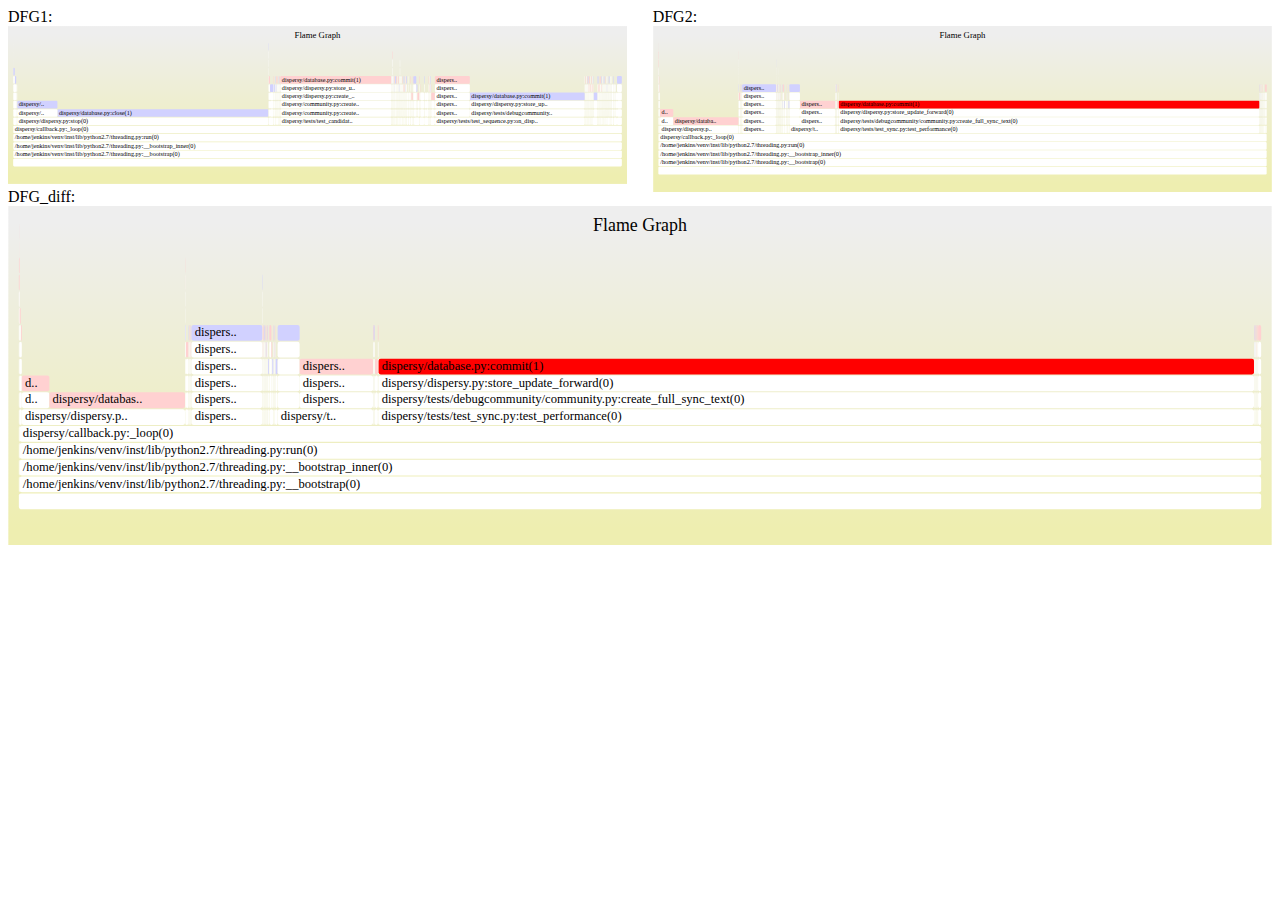
<file: src/irulelogapi/flaminglog/flamegraphdiff/demos/dispersy/dfg-set.html>
<!DOCTYPE html>
<html>
    <head>
	<script src="http://code.jquery.com/jquery-1.11.0.min.js"></script>
	<title>Differential Flame Graph</title>
    </head>
    <body>

	<div style="float: left; width: 49%">
		DFG1:<br />
		<object data="dispersy_dfg1.svg" type="image/svg+xml" id="version1" width="100%" height="100%"></object>
	</div>
	<div style="float: right;  width: 49%">
		DFG2:<br />
		<object data="dispersy_dfg2.svg" type="image/svg+xml" id="version2" width="100%" height="100%"></object>
	</div>

	<div style="clear: left;  width: 100%">
		DFG_diff:<br />
		<object data="dispersy_dfg_diff.svg" type="image/svg+xml" id="diff" width="100%" height="100%"></object>
	</div>


	<script type="text/javascript">

	function getSvgs()
	{
		return ["diff", "version1", "version2"];
	}

	function highlight(element)
	{
		var svgs = getSvgs();

		svgs.forEach(function(entry){
			var a = document.getElementById(entry);
			var svgDoc = a.contentDocument; //get the inner DOM of alpha.svg

			//setStroke(element, svg);

			var elem = svgDoc.getElementById(element);
			var details = svgDoc.getElementById("details").firstChild;
			if(elem)
			{
				elem.style.setProperty("stroke", "black");
				elem.style.setProperty("stroke-width", "1");
				details.nodeValue = $(elem).find('title').text();
			}
		});
	}

	function unhighlight(element)
	{
		var svgs = getSvgs();

		svgs.forEach(function(entry){
			var a = document.getElementById(entry);
			var svgDoc = a.contentDocument; //get the inner DOM of alpha.svg

			//setStroke(element, svg);

			var elem = svgDoc.getElementById(element);
			var details = svgDoc.getElementById("details").firstChild;
			if(elem)
			{
				elem.style.setProperty("stroke-width", "0");
				details.nodeValue = ' ';
			}
		});
	}

	</script>
    </body>
</html>
</file>
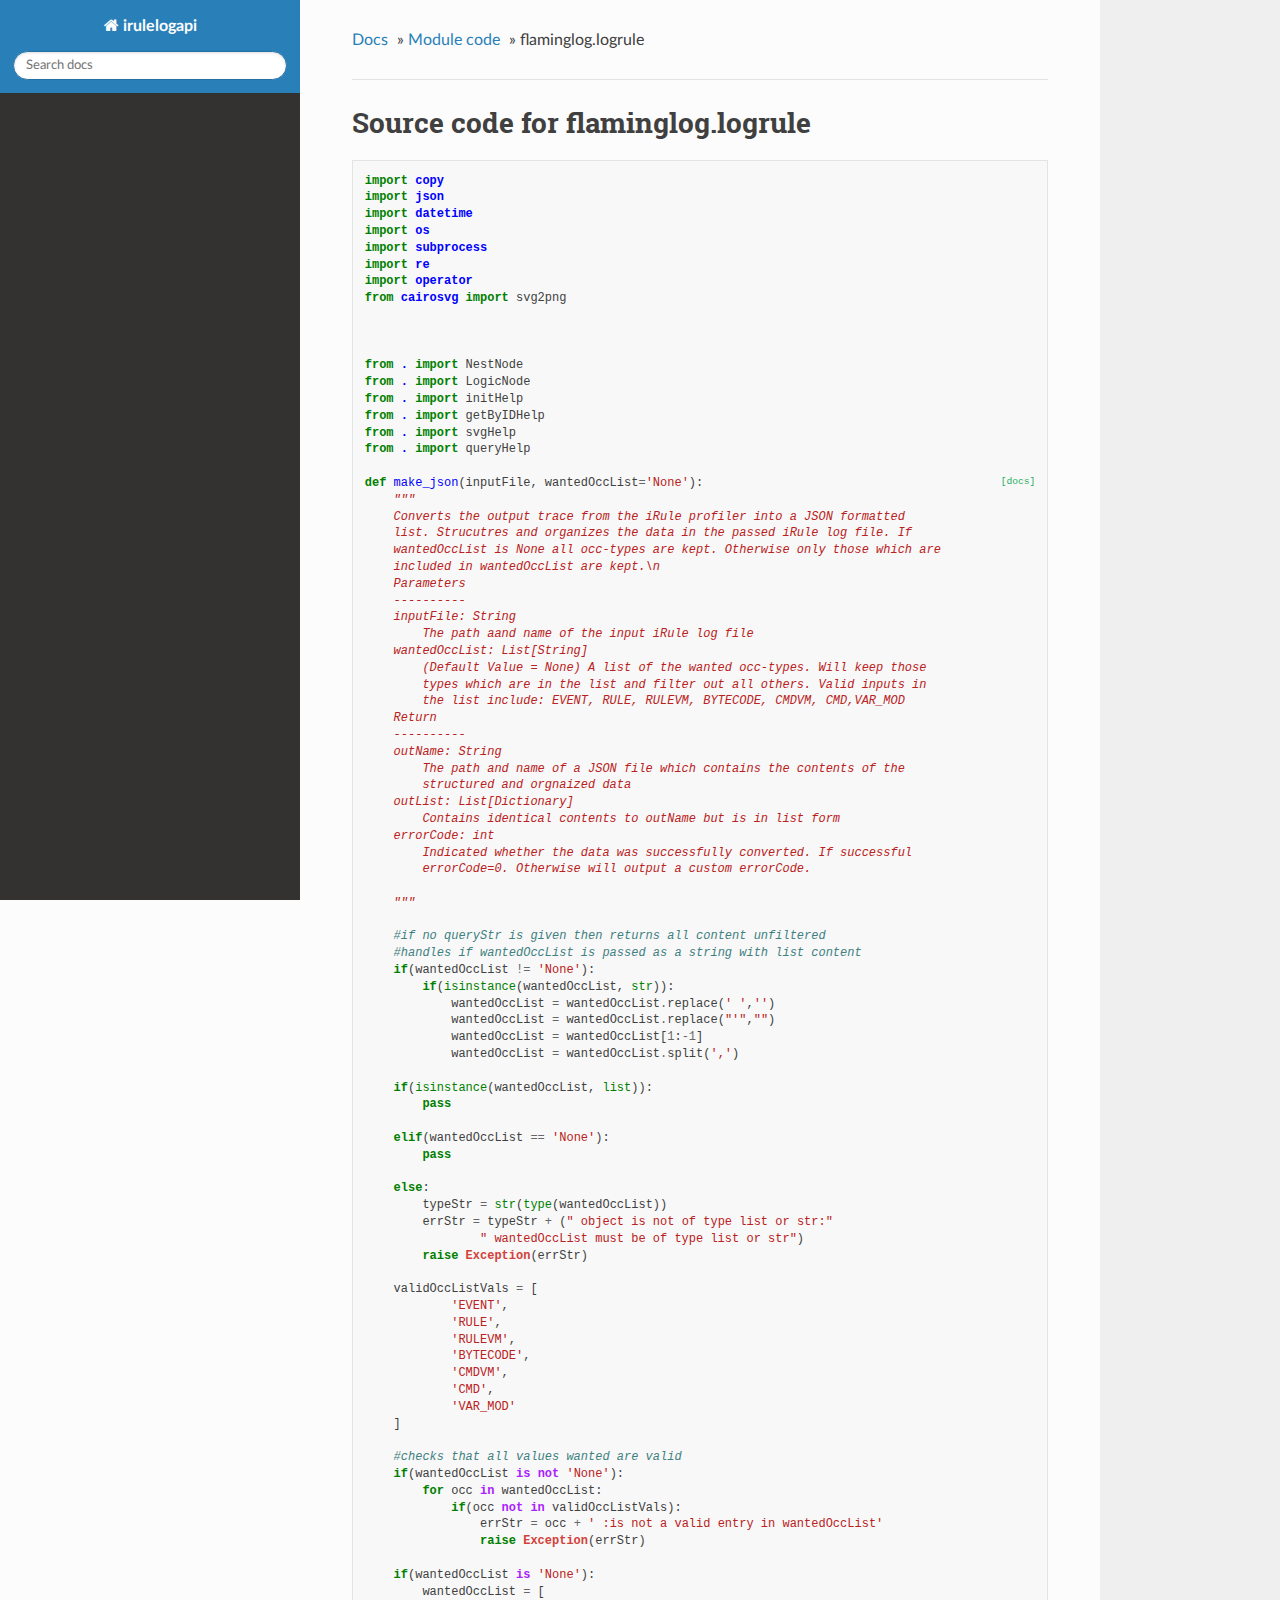
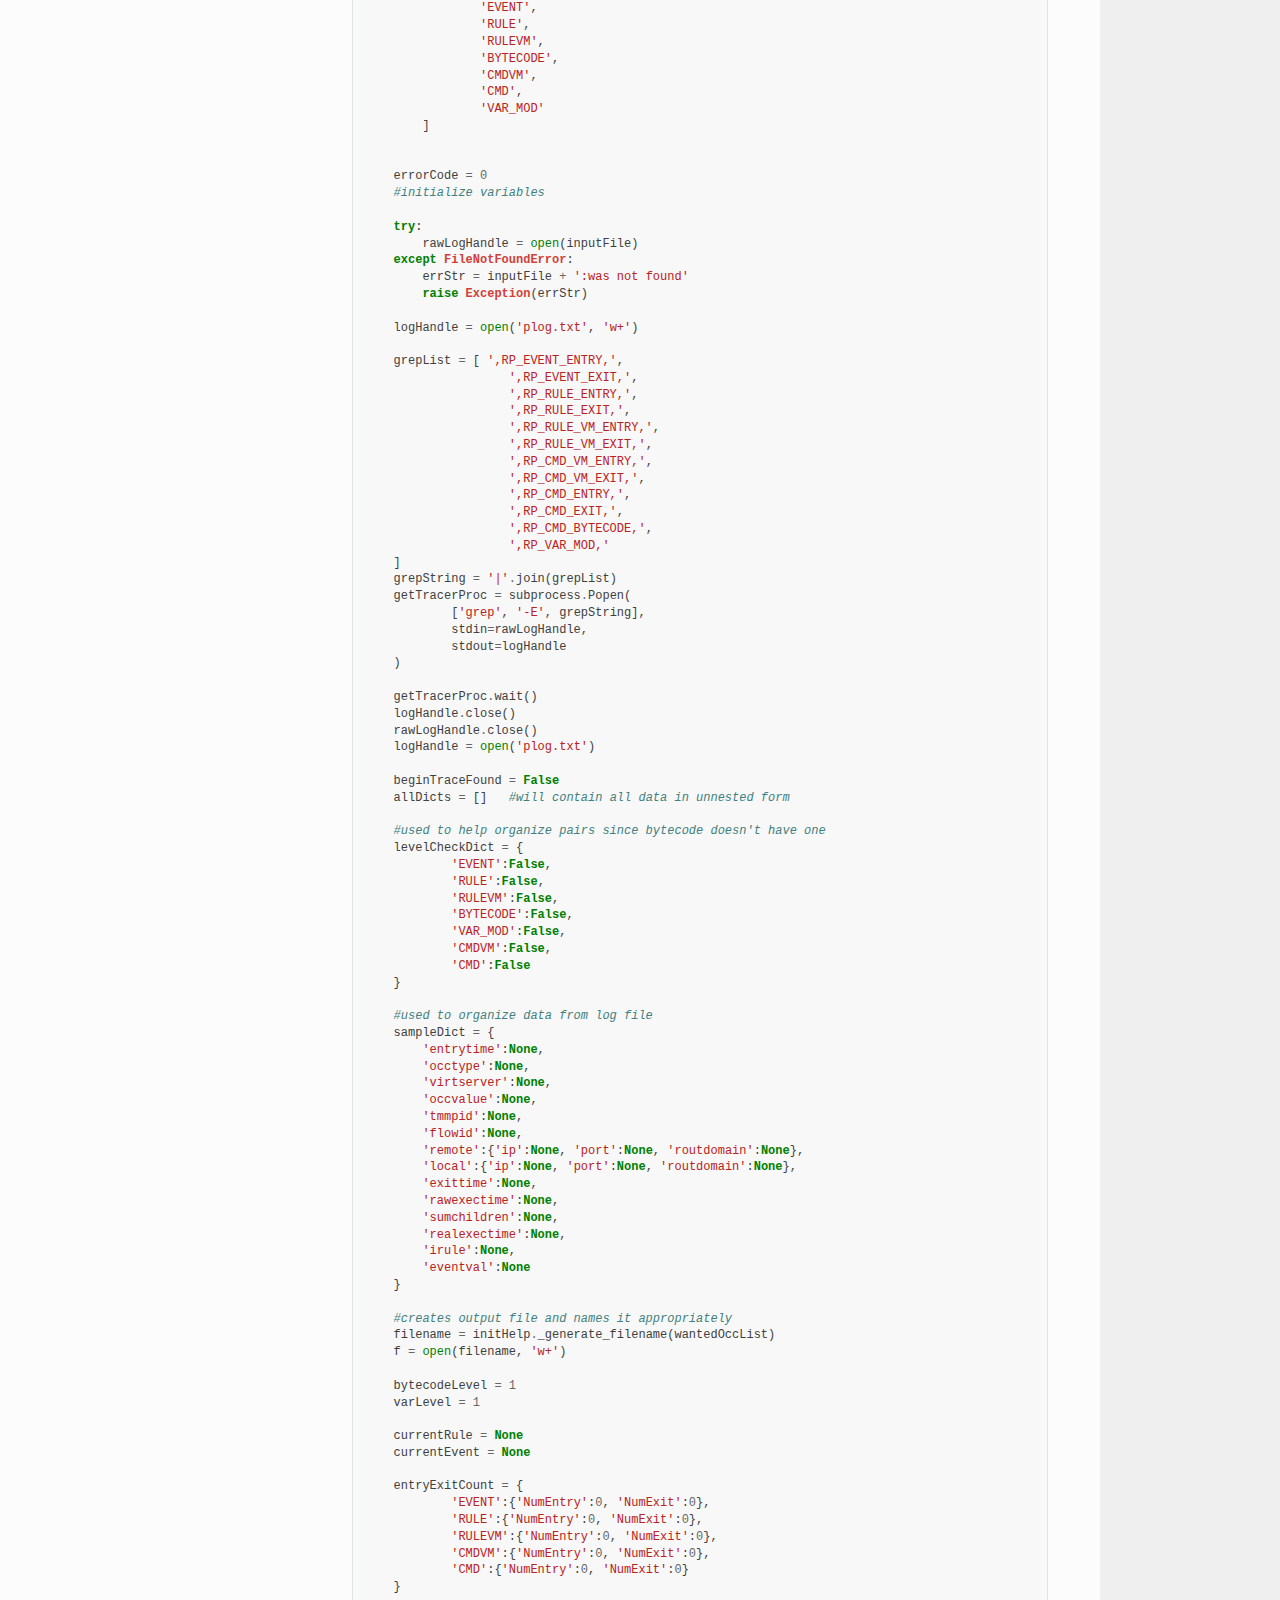
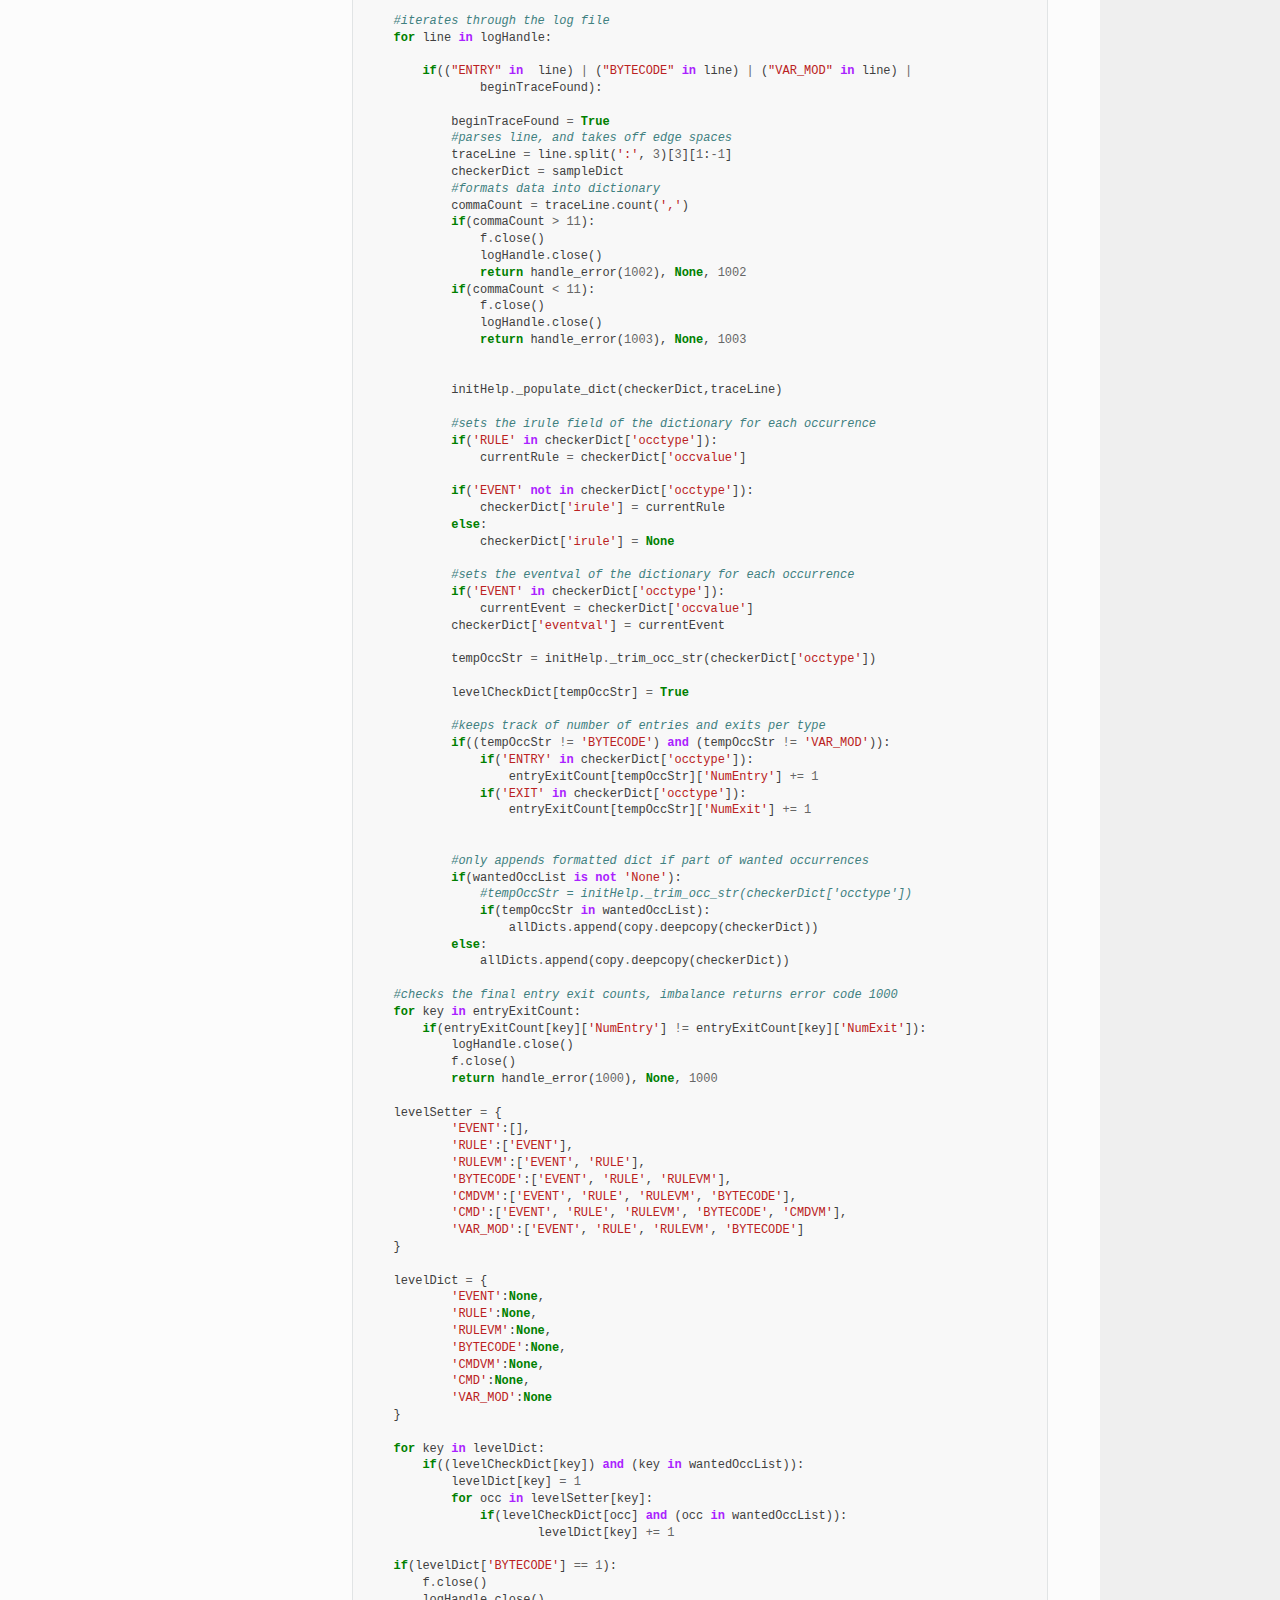
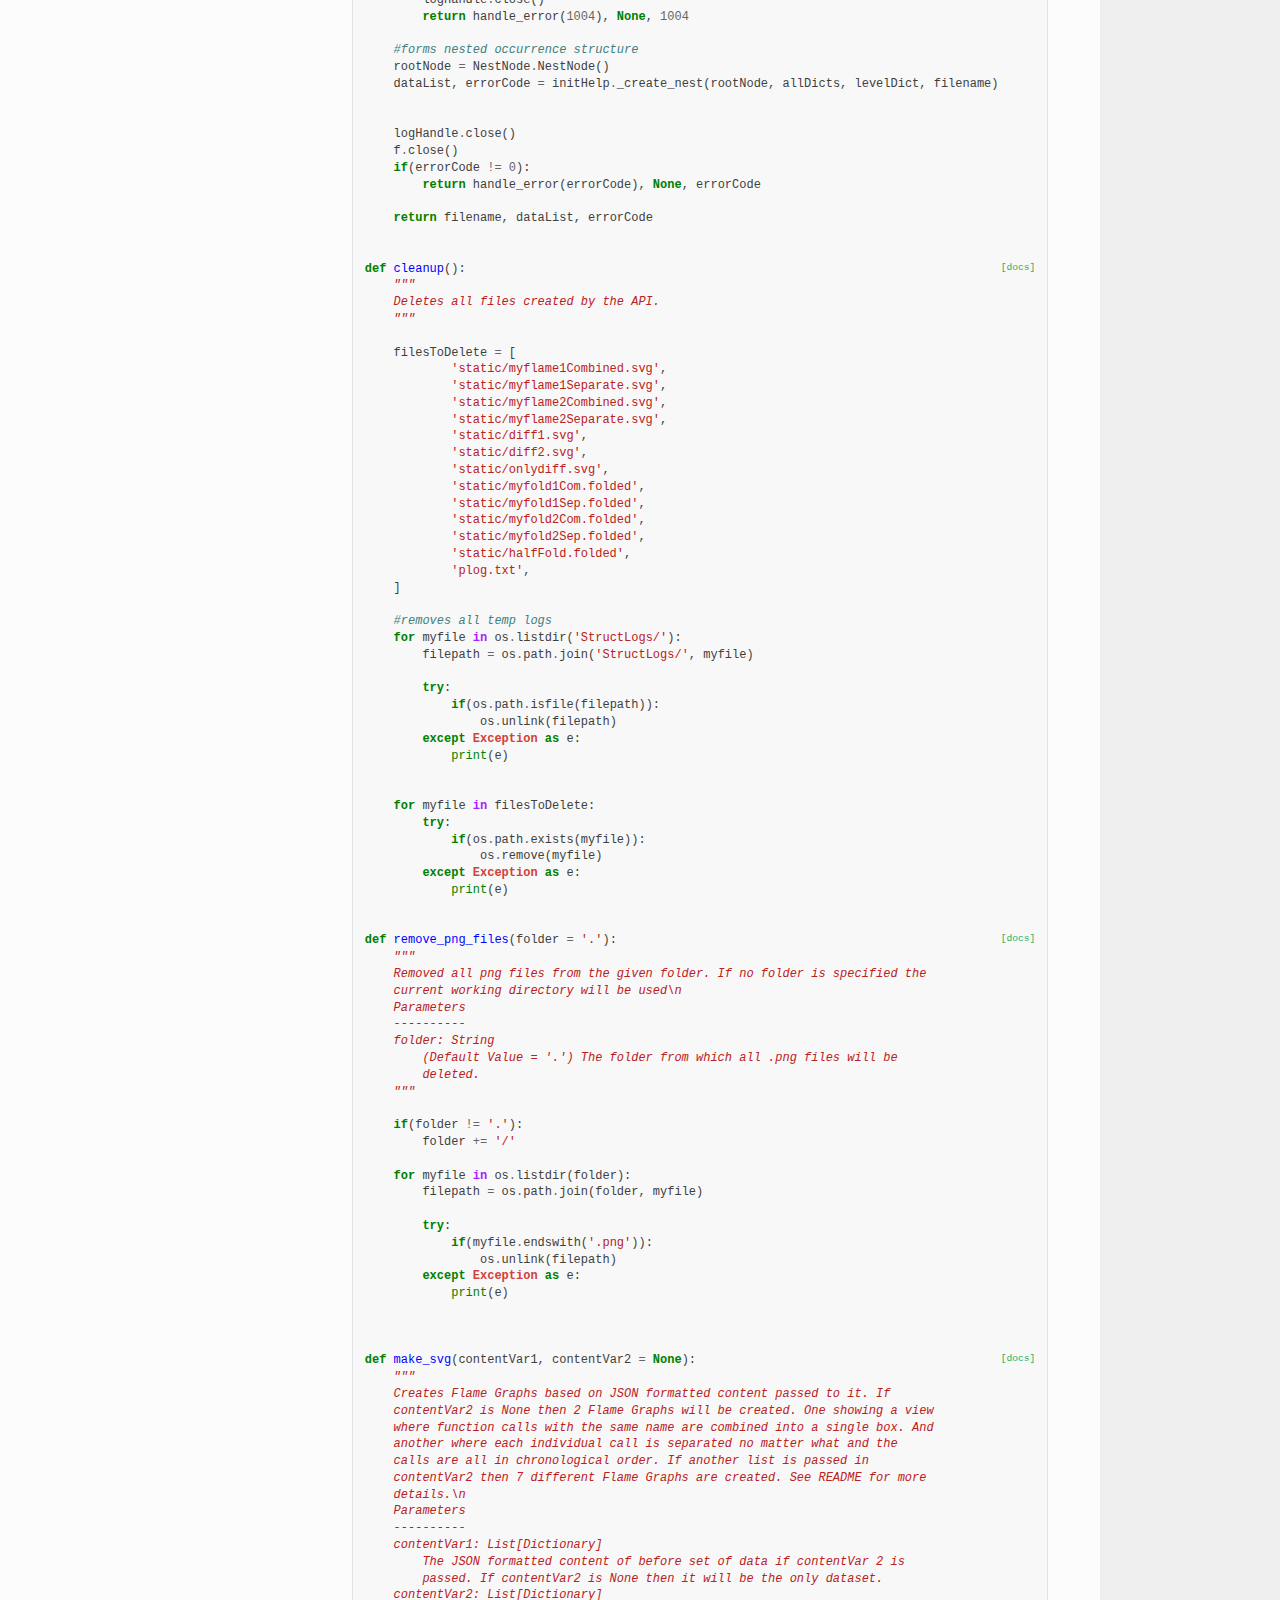
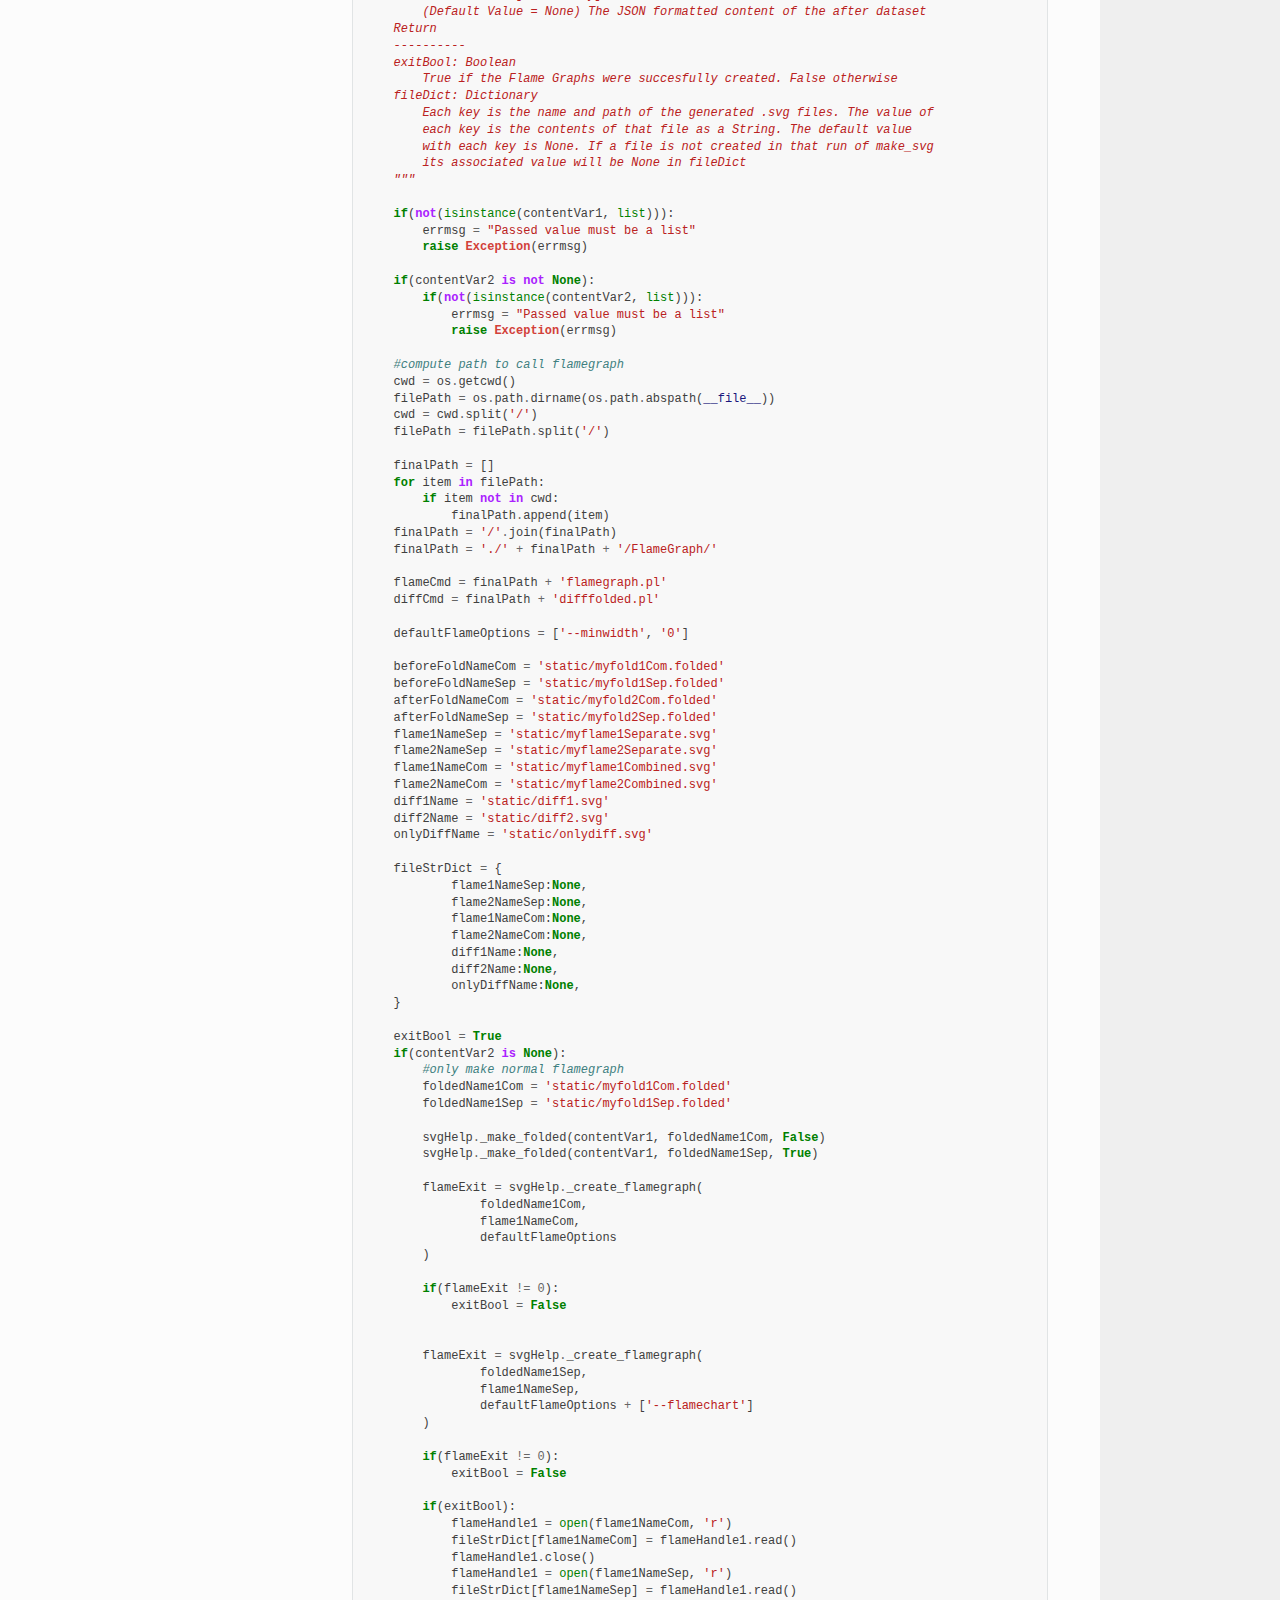
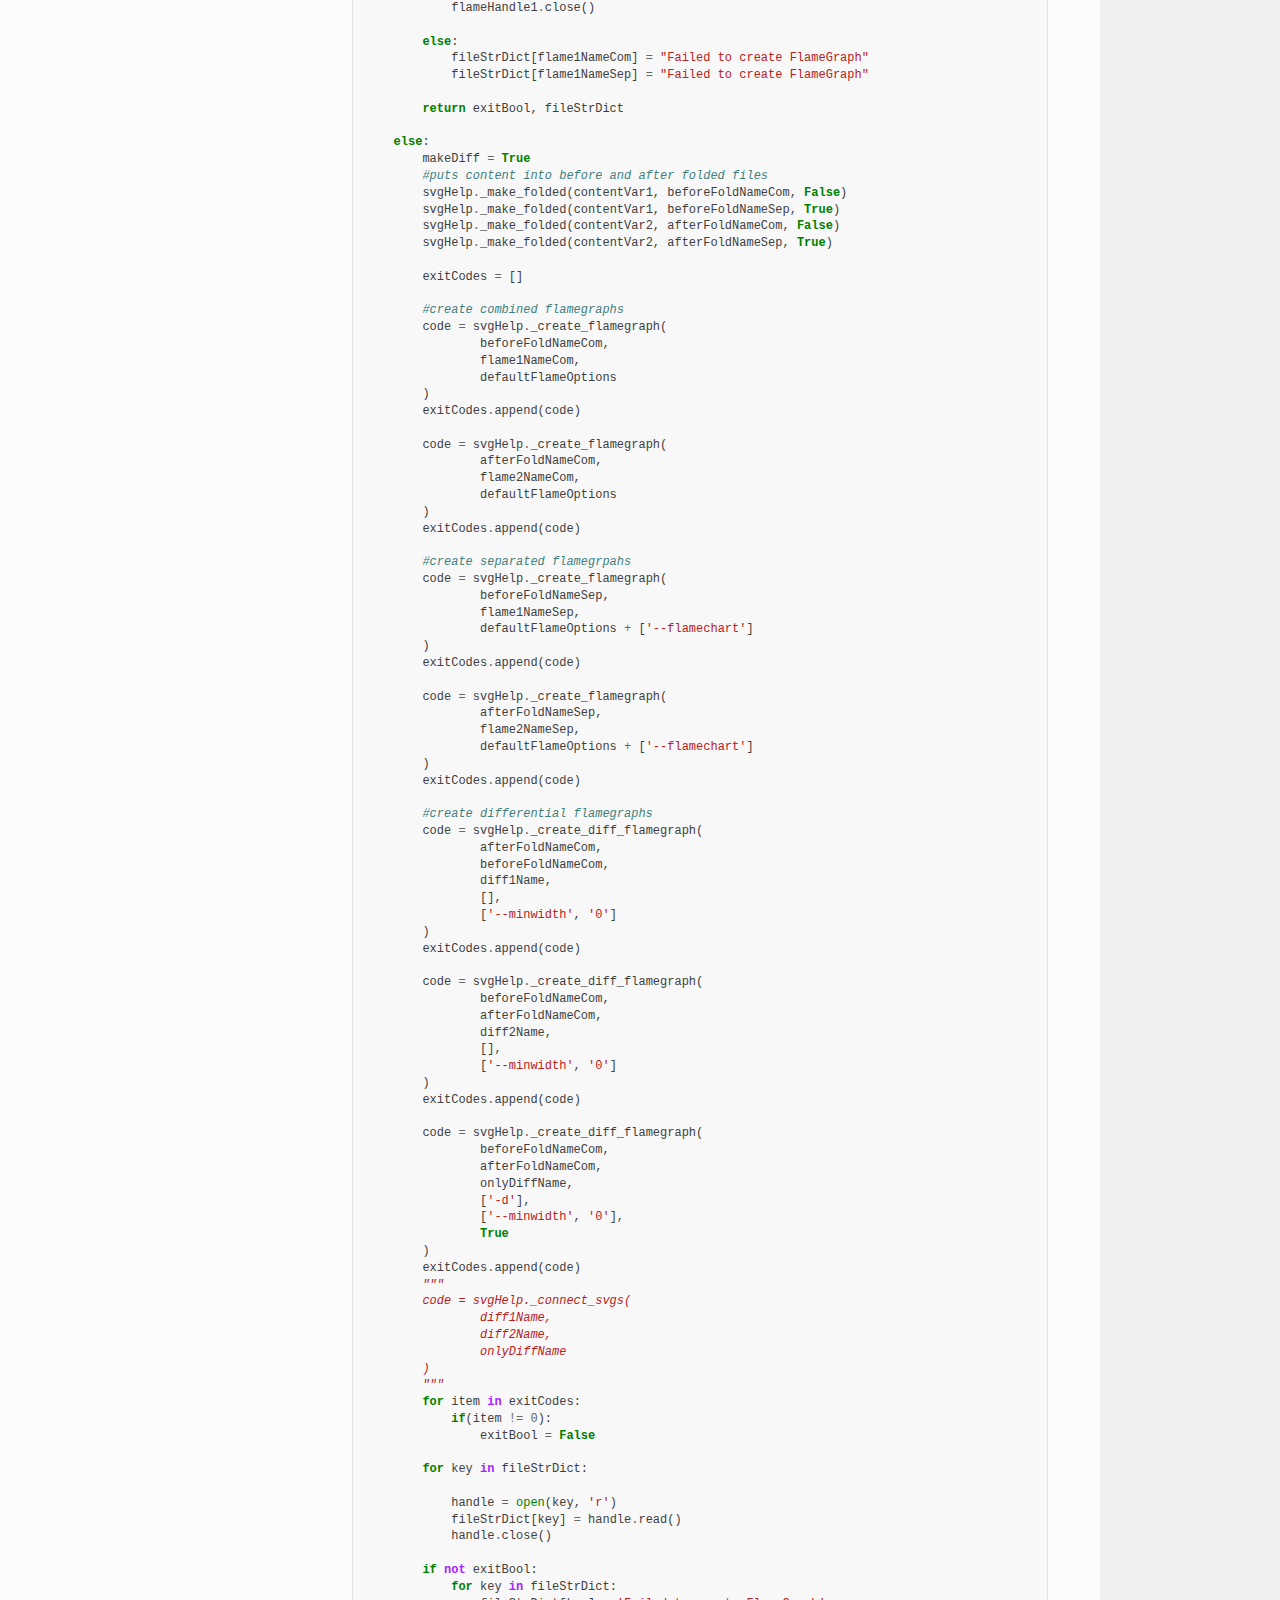
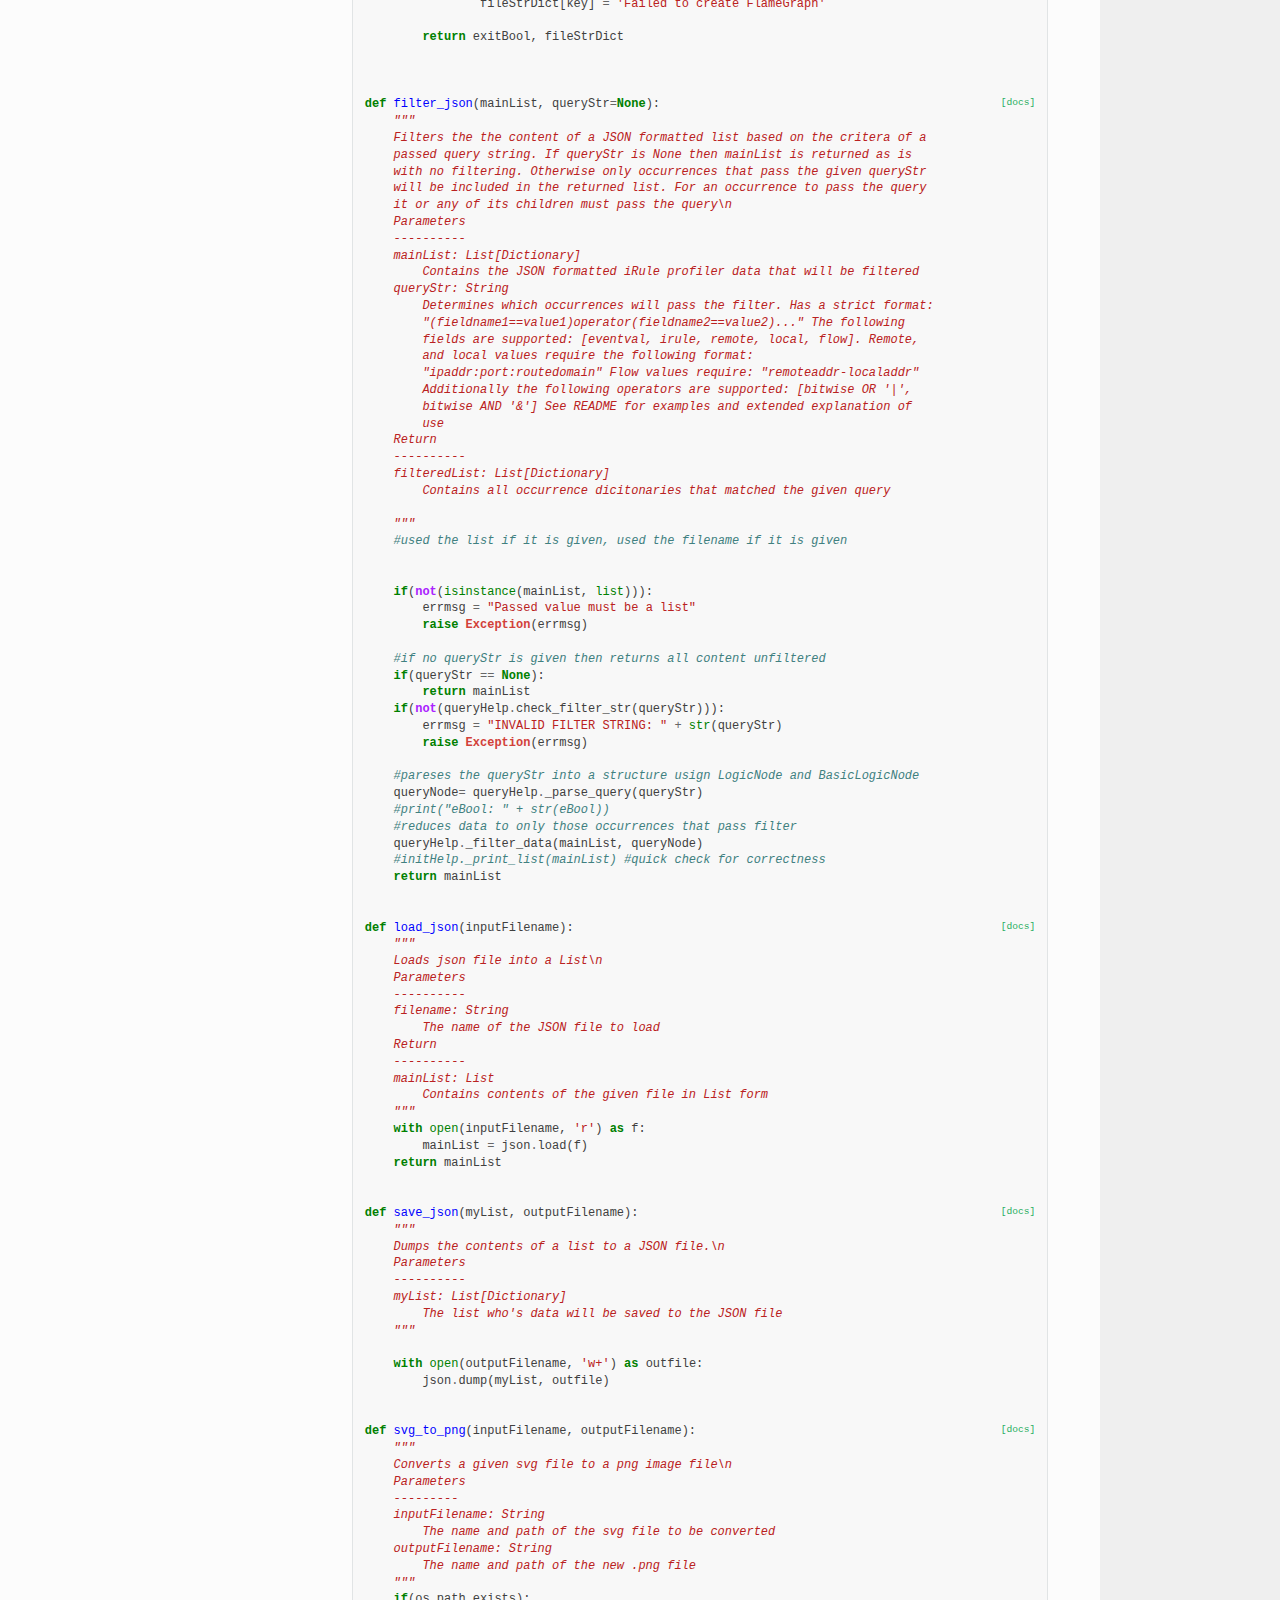
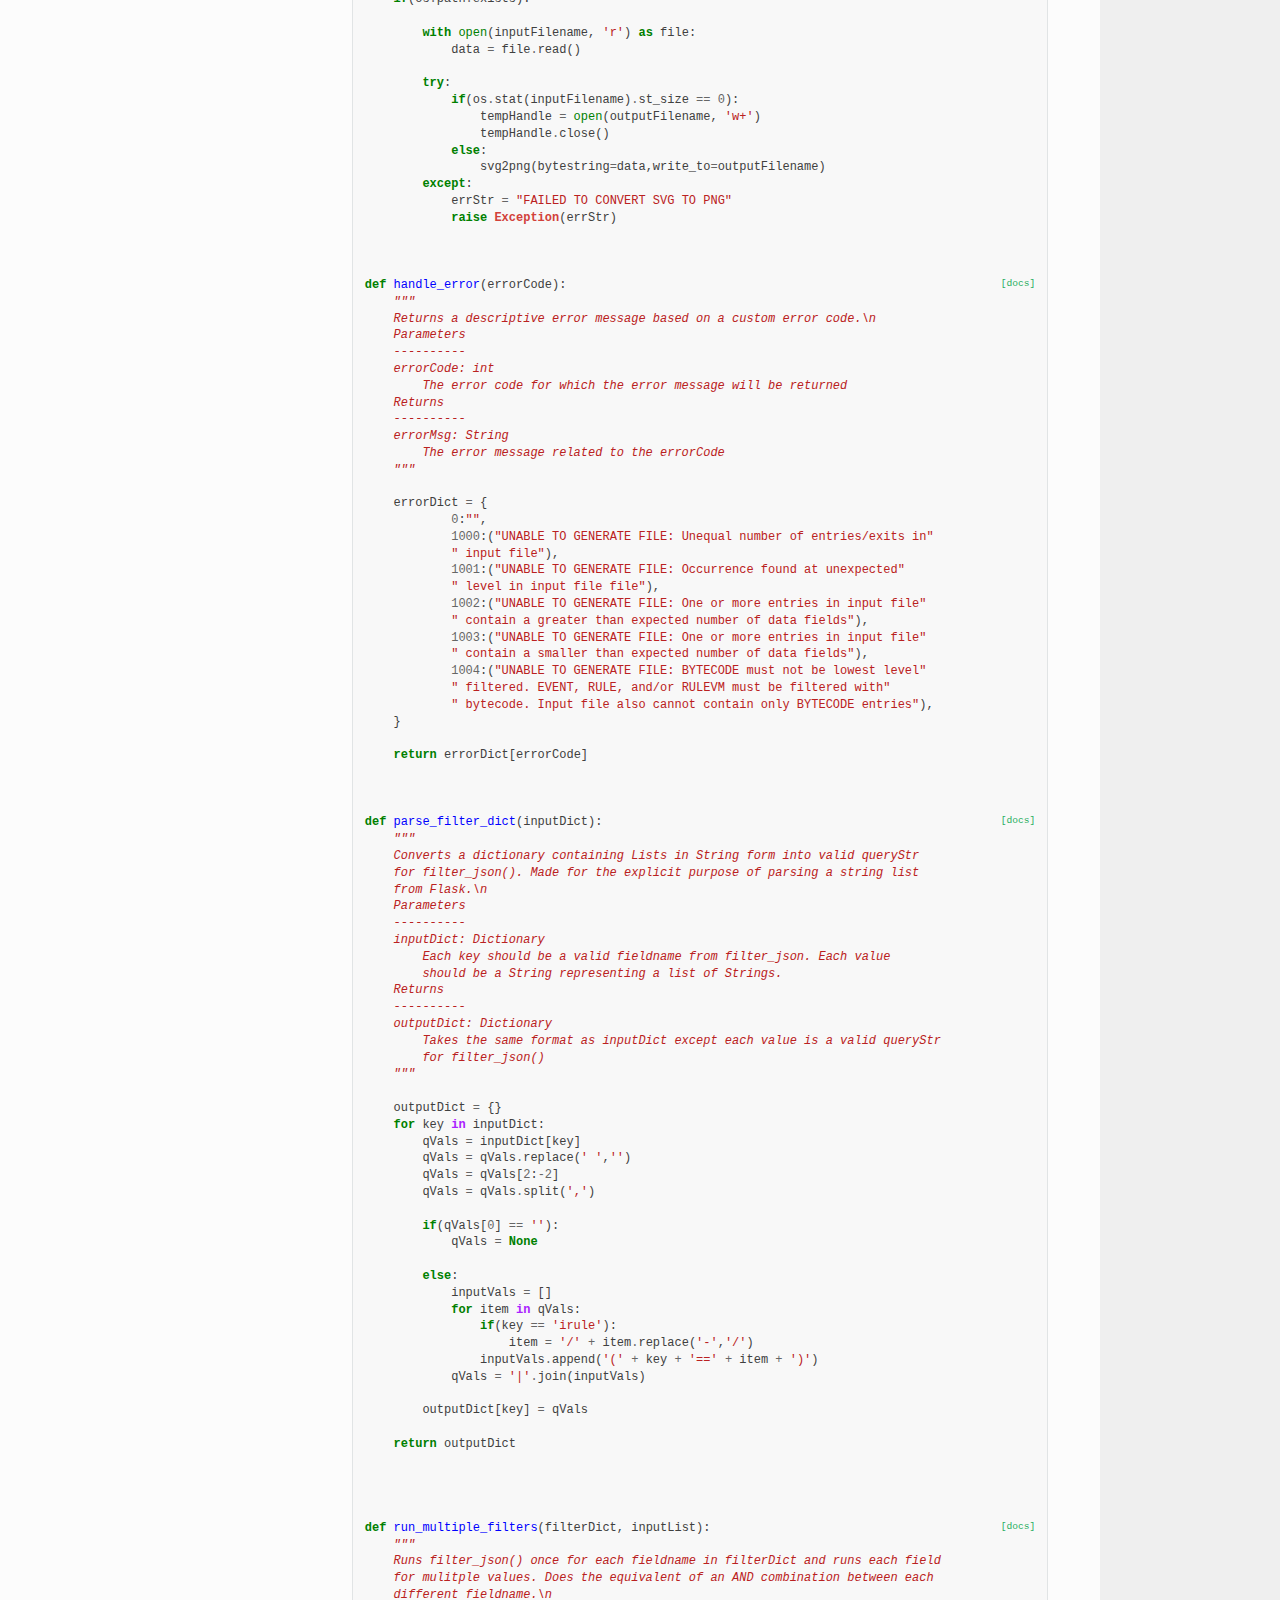
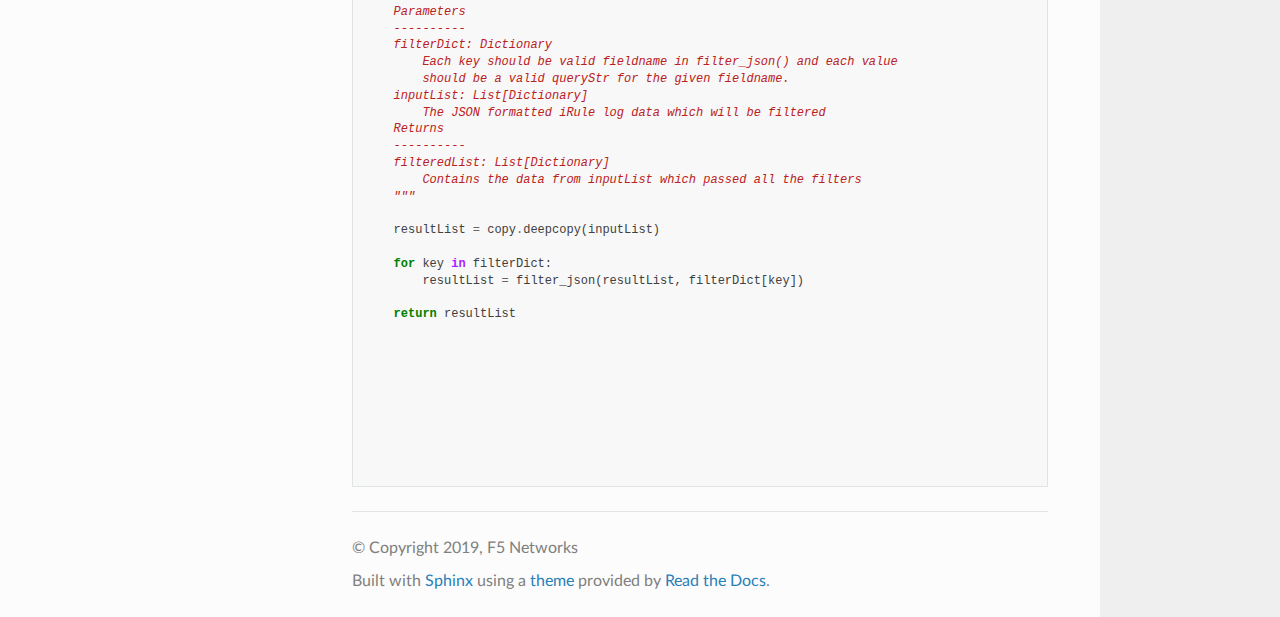
<file: src/irulelogapi/docs/_build/html/_modules/flaminglog/logrule.html>
<!DOCTYPE html>
<!--[if IE 8]><html class="no-js lt-ie9" lang="en" > <![endif]-->
<!--[if gt IE 8]><!--> <html class="no-js" lang="en" > <!--<![endif]-->
<head>
  <meta charset="utf-8">
  
  <meta name="viewport" content="width=device-width, initial-scale=1.0">
  
  <title>flaminglog.logrule &mdash; irulelogapi 1.0 documentation</title>
  

  
  
  
  

  
  <script type="text/javascript" src="../../_static/js/modernizr.min.js"></script>
  
    
      <script type="text/javascript" id="documentation_options" data-url_root="../../" src="../../_static/documentation_options.js"></script>
        <script type="text/javascript" src="../../_static/jquery.js"></script>
        <script type="text/javascript" src="../../_static/underscore.js"></script>
        <script type="text/javascript" src="../../_static/doctools.js"></script>
        <script type="text/javascript" src="../../_static/language_data.js"></script>
    
    <script type="text/javascript" src="../../_static/js/theme.js"></script>

    

  
  <link rel="stylesheet" href="../../_static/css/theme.css" type="text/css" />
  <link rel="stylesheet" href="../../_static/pygments.css" type="text/css" />
    <link rel="index" title="Index" href="../../genindex.html" />
    <link rel="search" title="Search" href="../../search.html" /> 
</head>

<body class="wy-body-for-nav">

   
  <div class="wy-grid-for-nav">
    
    <nav data-toggle="wy-nav-shift" class="wy-nav-side">
      <div class="wy-side-scroll">
        <div class="wy-side-nav-search" >
          

          
            <a href="../../index.html" class="icon icon-home"> irulelogapi
          

          
          </a>

          
            
            
          

          
<div role="search">
  <form id="rtd-search-form" class="wy-form" action="../../search.html" method="get">
    <input type="text" name="q" placeholder="Search docs" />
    <input type="hidden" name="check_keywords" value="yes" />
    <input type="hidden" name="area" value="default" />
  </form>
</div>

          
        </div>

        <div class="wy-menu wy-menu-vertical" data-spy="affix" role="navigation" aria-label="main navigation">
          
            
            
              
            
            
              <!-- Local TOC -->
              <div class="local-toc"></div>
            
          
        </div>
      </div>
    </nav>

    <section data-toggle="wy-nav-shift" class="wy-nav-content-wrap">

      
      <nav class="wy-nav-top" aria-label="top navigation">
        
          <i data-toggle="wy-nav-top" class="fa fa-bars"></i>
          <a href="../../index.html">irulelogapi</a>
        
      </nav>


      <div class="wy-nav-content">
        
        <div class="rst-content">
        
          















<div role="navigation" aria-label="breadcrumbs navigation">

  <ul class="wy-breadcrumbs">
    
      <li><a href="../../index.html">Docs</a> &raquo;</li>
        
          <li><a href="../index.html">Module code</a> &raquo;</li>
        
      <li>flaminglog.logrule</li>
    
    
      <li class="wy-breadcrumbs-aside">
        
      </li>
    
  </ul>

  
  <hr/>
</div>
          <div role="main" class="document" itemscope="itemscope" itemtype="http://schema.org/Article">
           <div itemprop="articleBody">
            
  <h1>Source code for flaminglog.logrule</h1><div class="highlight"><pre>
<span></span><span class="kn">import</span> <span class="nn">copy</span>
<span class="kn">import</span> <span class="nn">json</span>
<span class="kn">import</span> <span class="nn">datetime</span>
<span class="kn">import</span> <span class="nn">os</span>
<span class="kn">import</span> <span class="nn">subprocess</span>
<span class="kn">import</span> <span class="nn">re</span>
<span class="kn">import</span> <span class="nn">operator</span>
<span class="kn">from</span> <span class="nn">cairosvg</span> <span class="k">import</span> <span class="n">svg2png</span>



<span class="kn">from</span> <span class="nn">.</span> <span class="k">import</span> <span class="n">NestNode</span>
<span class="kn">from</span> <span class="nn">.</span> <span class="k">import</span> <span class="n">LogicNode</span>
<span class="kn">from</span> <span class="nn">.</span> <span class="k">import</span> <span class="n">initHelp</span>
<span class="kn">from</span> <span class="nn">.</span> <span class="k">import</span> <span class="n">getByIDHelp</span>
<span class="kn">from</span> <span class="nn">.</span> <span class="k">import</span> <span class="n">svgHelp</span>
<span class="kn">from</span> <span class="nn">.</span> <span class="k">import</span> <span class="n">queryHelp</span>

<div class="viewcode-block" id="make_json"><a class="viewcode-back" href="../../index.html#flaminglog.logrule.make_json">[docs]</a><span class="k">def</span> <span class="nf">make_json</span><span class="p">(</span><span class="n">inputFile</span><span class="p">,</span> <span class="n">wantedOccList</span><span class="o">=</span><span class="s1">&#39;None&#39;</span><span class="p">):</span>
    <span class="sd">&quot;&quot;&quot;</span>
<span class="sd">    Converts the output trace from the iRule profiler into a JSON formatted</span>
<span class="sd">    list. Strucutres and organizes the data in the passed iRule log file. If</span>
<span class="sd">    wantedOccList is None all occ-types are kept. Otherwise only those which are</span>
<span class="sd">    included in wantedOccList are kept.\n</span>
<span class="sd">    Parameters</span>
<span class="sd">    ----------</span>
<span class="sd">    inputFile: String</span>
<span class="sd">        The path aand name of the input iRule log file</span>
<span class="sd">    wantedOccList: List[String]</span>
<span class="sd">        (Default Value = None) A list of the wanted occ-types. Will keep those</span>
<span class="sd">        types which are in the list and filter out all others. Valid inputs in</span>
<span class="sd">        the list include: EVENT, RULE, RULEVM, BYTECODE, CMDVM, CMD,VAR_MOD</span>
<span class="sd">    Return</span>
<span class="sd">    ----------</span>
<span class="sd">    outName: String</span>
<span class="sd">        The path and name of a JSON file which contains the contents of the</span>
<span class="sd">        structured and orgnaized data</span>
<span class="sd">    outList: List[Dictionary]</span>
<span class="sd">        Contains identical contents to outName but is in list form</span>
<span class="sd">    errorCode: int</span>
<span class="sd">        Indicated whether the data was successfully converted. If successful</span>
<span class="sd">        errorCode=0. Otherwise will output a custom errorCode.</span>

<span class="sd">    &quot;&quot;&quot;</span>

    <span class="c1">#if no queryStr is given then returns all content unfiltered</span>
    <span class="c1">#handles if wantedOccList is passed as a string with list content</span>
    <span class="k">if</span><span class="p">(</span><span class="n">wantedOccList</span> <span class="o">!=</span> <span class="s1">&#39;None&#39;</span><span class="p">):</span>
        <span class="k">if</span><span class="p">(</span><span class="nb">isinstance</span><span class="p">(</span><span class="n">wantedOccList</span><span class="p">,</span> <span class="nb">str</span><span class="p">)):</span>
            <span class="n">wantedOccList</span> <span class="o">=</span> <span class="n">wantedOccList</span><span class="o">.</span><span class="n">replace</span><span class="p">(</span><span class="s1">&#39; &#39;</span><span class="p">,</span><span class="s1">&#39;&#39;</span><span class="p">)</span>
            <span class="n">wantedOccList</span> <span class="o">=</span> <span class="n">wantedOccList</span><span class="o">.</span><span class="n">replace</span><span class="p">(</span><span class="s2">&quot;&#39;&quot;</span><span class="p">,</span><span class="s2">&quot;&quot;</span><span class="p">)</span>
            <span class="n">wantedOccList</span> <span class="o">=</span> <span class="n">wantedOccList</span><span class="p">[</span><span class="mi">1</span><span class="p">:</span><span class="o">-</span><span class="mi">1</span><span class="p">]</span>
            <span class="n">wantedOccList</span> <span class="o">=</span> <span class="n">wantedOccList</span><span class="o">.</span><span class="n">split</span><span class="p">(</span><span class="s1">&#39;,&#39;</span><span class="p">)</span>

    <span class="k">if</span><span class="p">(</span><span class="nb">isinstance</span><span class="p">(</span><span class="n">wantedOccList</span><span class="p">,</span> <span class="nb">list</span><span class="p">)):</span>
        <span class="k">pass</span>

    <span class="k">elif</span><span class="p">(</span><span class="n">wantedOccList</span> <span class="o">==</span> <span class="s1">&#39;None&#39;</span><span class="p">):</span>
        <span class="k">pass</span>

    <span class="k">else</span><span class="p">:</span>
        <span class="n">typeStr</span> <span class="o">=</span> <span class="nb">str</span><span class="p">(</span><span class="nb">type</span><span class="p">(</span><span class="n">wantedOccList</span><span class="p">))</span>
        <span class="n">errStr</span> <span class="o">=</span> <span class="n">typeStr</span> <span class="o">+</span> <span class="p">(</span><span class="s2">&quot; object is not of type list or str:&quot;</span>
                <span class="s2">&quot; wantedOccList must be of type list or str&quot;</span><span class="p">)</span>
        <span class="k">raise</span> <span class="ne">Exception</span><span class="p">(</span><span class="n">errStr</span><span class="p">)</span>

    <span class="n">validOccListVals</span> <span class="o">=</span> <span class="p">[</span>
            <span class="s1">&#39;EVENT&#39;</span><span class="p">,</span>
            <span class="s1">&#39;RULE&#39;</span><span class="p">,</span>
            <span class="s1">&#39;RULEVM&#39;</span><span class="p">,</span>
            <span class="s1">&#39;BYTECODE&#39;</span><span class="p">,</span>
            <span class="s1">&#39;CMDVM&#39;</span><span class="p">,</span>
            <span class="s1">&#39;CMD&#39;</span><span class="p">,</span>
            <span class="s1">&#39;VAR_MOD&#39;</span>
    <span class="p">]</span>
    
    <span class="c1">#checks that all values wanted are valid</span>
    <span class="k">if</span><span class="p">(</span><span class="n">wantedOccList</span> <span class="ow">is</span> <span class="ow">not</span> <span class="s1">&#39;None&#39;</span><span class="p">):</span>
        <span class="k">for</span> <span class="n">occ</span> <span class="ow">in</span> <span class="n">wantedOccList</span><span class="p">:</span>
            <span class="k">if</span><span class="p">(</span><span class="n">occ</span> <span class="ow">not</span> <span class="ow">in</span> <span class="n">validOccListVals</span><span class="p">):</span>
                <span class="n">errStr</span> <span class="o">=</span> <span class="n">occ</span> <span class="o">+</span> <span class="s1">&#39; :is not a valid entry in wantedOccList&#39;</span>
                <span class="k">raise</span> <span class="ne">Exception</span><span class="p">(</span><span class="n">errStr</span><span class="p">)</span>

    <span class="k">if</span><span class="p">(</span><span class="n">wantedOccList</span> <span class="ow">is</span> <span class="s1">&#39;None&#39;</span><span class="p">):</span>
        <span class="n">wantedOccList</span> <span class="o">=</span> <span class="p">[</span>
                <span class="s1">&#39;EVENT&#39;</span><span class="p">,</span>
                <span class="s1">&#39;RULE&#39;</span><span class="p">,</span>
                <span class="s1">&#39;RULEVM&#39;</span><span class="p">,</span>
                <span class="s1">&#39;BYTECODE&#39;</span><span class="p">,</span>
                <span class="s1">&#39;CMDVM&#39;</span><span class="p">,</span>
                <span class="s1">&#39;CMD&#39;</span><span class="p">,</span>
                <span class="s1">&#39;VAR_MOD&#39;</span>
        <span class="p">]</span>
    

    <span class="n">errorCode</span> <span class="o">=</span> <span class="mi">0</span>
    <span class="c1">#initialize variables</span>

    <span class="k">try</span><span class="p">:</span>
        <span class="n">rawLogHandle</span> <span class="o">=</span> <span class="nb">open</span><span class="p">(</span><span class="n">inputFile</span><span class="p">)</span>
    <span class="k">except</span> <span class="ne">FileNotFoundError</span><span class="p">:</span>
        <span class="n">errStr</span> <span class="o">=</span> <span class="n">inputFile</span> <span class="o">+</span> <span class="s1">&#39;:was not found&#39;</span>
        <span class="k">raise</span> <span class="ne">Exception</span><span class="p">(</span><span class="n">errStr</span><span class="p">)</span>

    <span class="n">logHandle</span> <span class="o">=</span> <span class="nb">open</span><span class="p">(</span><span class="s1">&#39;plog.txt&#39;</span><span class="p">,</span> <span class="s1">&#39;w+&#39;</span><span class="p">)</span>

    <span class="n">grepList</span> <span class="o">=</span> <span class="p">[</span> <span class="s1">&#39;,RP_EVENT_ENTRY,&#39;</span><span class="p">,</span>
                    <span class="s1">&#39;,RP_EVENT_EXIT,&#39;</span><span class="p">,</span>
                    <span class="s1">&#39;,RP_RULE_ENTRY,&#39;</span><span class="p">,</span>
                    <span class="s1">&#39;,RP_RULE_EXIT,&#39;</span><span class="p">,</span>
                    <span class="s1">&#39;,RP_RULE_VM_ENTRY,&#39;</span><span class="p">,</span>
                    <span class="s1">&#39;,RP_RULE_VM_EXIT,&#39;</span><span class="p">,</span>
                    <span class="s1">&#39;,RP_CMD_VM_ENTRY,&#39;</span><span class="p">,</span>
                    <span class="s1">&#39;,RP_CMD_VM_EXIT,&#39;</span><span class="p">,</span>
                    <span class="s1">&#39;,RP_CMD_ENTRY,&#39;</span><span class="p">,</span>
                    <span class="s1">&#39;,RP_CMD_EXIT,&#39;</span><span class="p">,</span>
                    <span class="s1">&#39;,RP_CMD_BYTECODE,&#39;</span><span class="p">,</span>
                    <span class="s1">&#39;,RP_VAR_MOD,&#39;</span>
    <span class="p">]</span>
    <span class="n">grepString</span> <span class="o">=</span> <span class="s1">&#39;|&#39;</span><span class="o">.</span><span class="n">join</span><span class="p">(</span><span class="n">grepList</span><span class="p">)</span>
    <span class="n">getTracerProc</span> <span class="o">=</span> <span class="n">subprocess</span><span class="o">.</span><span class="n">Popen</span><span class="p">(</span>
            <span class="p">[</span><span class="s1">&#39;grep&#39;</span><span class="p">,</span> <span class="s1">&#39;-E&#39;</span><span class="p">,</span> <span class="n">grepString</span><span class="p">],</span>
            <span class="n">stdin</span><span class="o">=</span><span class="n">rawLogHandle</span><span class="p">,</span>
            <span class="n">stdout</span><span class="o">=</span><span class="n">logHandle</span>
    <span class="p">)</span>

    <span class="n">getTracerProc</span><span class="o">.</span><span class="n">wait</span><span class="p">()</span>
    <span class="n">logHandle</span><span class="o">.</span><span class="n">close</span><span class="p">()</span>
    <span class="n">rawLogHandle</span><span class="o">.</span><span class="n">close</span><span class="p">()</span>
    <span class="n">logHandle</span> <span class="o">=</span> <span class="nb">open</span><span class="p">(</span><span class="s1">&#39;plog.txt&#39;</span><span class="p">)</span>

    <span class="n">beginTraceFound</span> <span class="o">=</span> <span class="kc">False</span>
    <span class="n">allDicts</span> <span class="o">=</span> <span class="p">[]</span>   <span class="c1">#will contain all data in unnested form</span>

    <span class="c1">#used to help organize pairs since bytecode doesn&#39;t have one</span>
    <span class="n">levelCheckDict</span> <span class="o">=</span> <span class="p">{</span>
            <span class="s1">&#39;EVENT&#39;</span><span class="p">:</span><span class="kc">False</span><span class="p">,</span>
            <span class="s1">&#39;RULE&#39;</span><span class="p">:</span><span class="kc">False</span><span class="p">,</span>
            <span class="s1">&#39;RULEVM&#39;</span><span class="p">:</span><span class="kc">False</span><span class="p">,</span>
            <span class="s1">&#39;BYTECODE&#39;</span><span class="p">:</span><span class="kc">False</span><span class="p">,</span>
            <span class="s1">&#39;VAR_MOD&#39;</span><span class="p">:</span><span class="kc">False</span><span class="p">,</span>
            <span class="s1">&#39;CMDVM&#39;</span><span class="p">:</span><span class="kc">False</span><span class="p">,</span>
            <span class="s1">&#39;CMD&#39;</span><span class="p">:</span><span class="kc">False</span>
    <span class="p">}</span>

    <span class="c1">#used to organize data from log file</span>
    <span class="n">sampleDict</span> <span class="o">=</span> <span class="p">{</span>
        <span class="s1">&#39;entrytime&#39;</span><span class="p">:</span><span class="kc">None</span><span class="p">,</span>
        <span class="s1">&#39;occtype&#39;</span><span class="p">:</span><span class="kc">None</span><span class="p">,</span>
        <span class="s1">&#39;virtserver&#39;</span><span class="p">:</span><span class="kc">None</span><span class="p">,</span>
        <span class="s1">&#39;occvalue&#39;</span><span class="p">:</span><span class="kc">None</span><span class="p">,</span>
        <span class="s1">&#39;tmmpid&#39;</span><span class="p">:</span><span class="kc">None</span><span class="p">,</span>
        <span class="s1">&#39;flowid&#39;</span><span class="p">:</span><span class="kc">None</span><span class="p">,</span>
        <span class="s1">&#39;remote&#39;</span><span class="p">:{</span><span class="s1">&#39;ip&#39;</span><span class="p">:</span><span class="kc">None</span><span class="p">,</span> <span class="s1">&#39;port&#39;</span><span class="p">:</span><span class="kc">None</span><span class="p">,</span> <span class="s1">&#39;routdomain&#39;</span><span class="p">:</span><span class="kc">None</span><span class="p">},</span>
        <span class="s1">&#39;local&#39;</span><span class="p">:{</span><span class="s1">&#39;ip&#39;</span><span class="p">:</span><span class="kc">None</span><span class="p">,</span> <span class="s1">&#39;port&#39;</span><span class="p">:</span><span class="kc">None</span><span class="p">,</span> <span class="s1">&#39;routdomain&#39;</span><span class="p">:</span><span class="kc">None</span><span class="p">},</span>
        <span class="s1">&#39;exittime&#39;</span><span class="p">:</span><span class="kc">None</span><span class="p">,</span>
        <span class="s1">&#39;rawexectime&#39;</span><span class="p">:</span><span class="kc">None</span><span class="p">,</span>
        <span class="s1">&#39;sumchildren&#39;</span><span class="p">:</span><span class="kc">None</span><span class="p">,</span>
        <span class="s1">&#39;realexectime&#39;</span><span class="p">:</span><span class="kc">None</span><span class="p">,</span>
        <span class="s1">&#39;irule&#39;</span><span class="p">:</span><span class="kc">None</span><span class="p">,</span>
        <span class="s1">&#39;eventval&#39;</span><span class="p">:</span><span class="kc">None</span>
    <span class="p">}</span>

    <span class="c1">#creates output file and names it appropriately</span>
    <span class="n">filename</span> <span class="o">=</span> <span class="n">initHelp</span><span class="o">.</span><span class="n">_generate_filename</span><span class="p">(</span><span class="n">wantedOccList</span><span class="p">)</span>
    <span class="n">f</span> <span class="o">=</span> <span class="nb">open</span><span class="p">(</span><span class="n">filename</span><span class="p">,</span> <span class="s1">&#39;w+&#39;</span><span class="p">)</span>
    
    <span class="n">bytecodeLevel</span> <span class="o">=</span> <span class="mi">1</span>
    <span class="n">varLevel</span> <span class="o">=</span> <span class="mi">1</span>

    <span class="n">currentRule</span> <span class="o">=</span> <span class="kc">None</span>
    <span class="n">currentEvent</span> <span class="o">=</span> <span class="kc">None</span>

    <span class="n">entryExitCount</span> <span class="o">=</span> <span class="p">{</span>
            <span class="s1">&#39;EVENT&#39;</span><span class="p">:{</span><span class="s1">&#39;NumEntry&#39;</span><span class="p">:</span><span class="mi">0</span><span class="p">,</span> <span class="s1">&#39;NumExit&#39;</span><span class="p">:</span><span class="mi">0</span><span class="p">},</span>
            <span class="s1">&#39;RULE&#39;</span><span class="p">:{</span><span class="s1">&#39;NumEntry&#39;</span><span class="p">:</span><span class="mi">0</span><span class="p">,</span> <span class="s1">&#39;NumExit&#39;</span><span class="p">:</span><span class="mi">0</span><span class="p">},</span>
            <span class="s1">&#39;RULEVM&#39;</span><span class="p">:{</span><span class="s1">&#39;NumEntry&#39;</span><span class="p">:</span><span class="mi">0</span><span class="p">,</span> <span class="s1">&#39;NumExit&#39;</span><span class="p">:</span><span class="mi">0</span><span class="p">},</span>
            <span class="s1">&#39;CMDVM&#39;</span><span class="p">:{</span><span class="s1">&#39;NumEntry&#39;</span><span class="p">:</span><span class="mi">0</span><span class="p">,</span> <span class="s1">&#39;NumExit&#39;</span><span class="p">:</span><span class="mi">0</span><span class="p">},</span>
            <span class="s1">&#39;CMD&#39;</span><span class="p">:{</span><span class="s1">&#39;NumEntry&#39;</span><span class="p">:</span><span class="mi">0</span><span class="p">,</span> <span class="s1">&#39;NumExit&#39;</span><span class="p">:</span><span class="mi">0</span><span class="p">}</span>
    <span class="p">}</span>

    <span class="c1">#iterates through the log file</span>
    <span class="k">for</span> <span class="n">line</span> <span class="ow">in</span> <span class="n">logHandle</span><span class="p">:</span>

        <span class="k">if</span><span class="p">((</span><span class="s2">&quot;ENTRY&quot;</span> <span class="ow">in</span>  <span class="n">line</span><span class="p">)</span> <span class="o">|</span> <span class="p">(</span><span class="s2">&quot;BYTECODE&quot;</span> <span class="ow">in</span> <span class="n">line</span><span class="p">)</span> <span class="o">|</span> <span class="p">(</span><span class="s2">&quot;VAR_MOD&quot;</span> <span class="ow">in</span> <span class="n">line</span><span class="p">)</span> <span class="o">|</span>
                <span class="n">beginTraceFound</span><span class="p">):</span>

            <span class="n">beginTraceFound</span> <span class="o">=</span> <span class="kc">True</span>
            <span class="c1">#parses line, and takes off edge spaces</span>
            <span class="n">traceLine</span> <span class="o">=</span> <span class="n">line</span><span class="o">.</span><span class="n">split</span><span class="p">(</span><span class="s1">&#39;:&#39;</span><span class="p">,</span> <span class="mi">3</span><span class="p">)[</span><span class="mi">3</span><span class="p">][</span><span class="mi">1</span><span class="p">:</span><span class="o">-</span><span class="mi">1</span><span class="p">]</span>
            <span class="n">checkerDict</span> <span class="o">=</span> <span class="n">sampleDict</span>
            <span class="c1">#formats data into dictionary</span>
            <span class="n">commaCount</span> <span class="o">=</span> <span class="n">traceLine</span><span class="o">.</span><span class="n">count</span><span class="p">(</span><span class="s1">&#39;,&#39;</span><span class="p">)</span>
            <span class="k">if</span><span class="p">(</span><span class="n">commaCount</span> <span class="o">&gt;</span> <span class="mi">11</span><span class="p">):</span>
                <span class="n">f</span><span class="o">.</span><span class="n">close</span><span class="p">()</span>
                <span class="n">logHandle</span><span class="o">.</span><span class="n">close</span><span class="p">()</span>
                <span class="k">return</span> <span class="n">handle_error</span><span class="p">(</span><span class="mi">1002</span><span class="p">),</span> <span class="kc">None</span><span class="p">,</span> <span class="mi">1002</span>
            <span class="k">if</span><span class="p">(</span><span class="n">commaCount</span> <span class="o">&lt;</span> <span class="mi">11</span><span class="p">):</span>
                <span class="n">f</span><span class="o">.</span><span class="n">close</span><span class="p">()</span>
                <span class="n">logHandle</span><span class="o">.</span><span class="n">close</span><span class="p">()</span>
                <span class="k">return</span> <span class="n">handle_error</span><span class="p">(</span><span class="mi">1003</span><span class="p">),</span> <span class="kc">None</span><span class="p">,</span> <span class="mi">1003</span>


            <span class="n">initHelp</span><span class="o">.</span><span class="n">_populate_dict</span><span class="p">(</span><span class="n">checkerDict</span><span class="p">,</span><span class="n">traceLine</span><span class="p">)</span>
            
            <span class="c1">#sets the irule field of the dictionary for each occurrence</span>
            <span class="k">if</span><span class="p">(</span><span class="s1">&#39;RULE&#39;</span> <span class="ow">in</span> <span class="n">checkerDict</span><span class="p">[</span><span class="s1">&#39;occtype&#39;</span><span class="p">]):</span>
                <span class="n">currentRule</span> <span class="o">=</span> <span class="n">checkerDict</span><span class="p">[</span><span class="s1">&#39;occvalue&#39;</span><span class="p">]</span>

            <span class="k">if</span><span class="p">(</span><span class="s1">&#39;EVENT&#39;</span> <span class="ow">not</span> <span class="ow">in</span> <span class="n">checkerDict</span><span class="p">[</span><span class="s1">&#39;occtype&#39;</span><span class="p">]):</span>
                <span class="n">checkerDict</span><span class="p">[</span><span class="s1">&#39;irule&#39;</span><span class="p">]</span> <span class="o">=</span> <span class="n">currentRule</span>
            <span class="k">else</span><span class="p">:</span>
                <span class="n">checkerDict</span><span class="p">[</span><span class="s1">&#39;irule&#39;</span><span class="p">]</span> <span class="o">=</span> <span class="kc">None</span>

            <span class="c1">#sets the eventval of the dictionary for each occurrence</span>
            <span class="k">if</span><span class="p">(</span><span class="s1">&#39;EVENT&#39;</span> <span class="ow">in</span> <span class="n">checkerDict</span><span class="p">[</span><span class="s1">&#39;occtype&#39;</span><span class="p">]):</span>
                <span class="n">currentEvent</span> <span class="o">=</span> <span class="n">checkerDict</span><span class="p">[</span><span class="s1">&#39;occvalue&#39;</span><span class="p">]</span>
            <span class="n">checkerDict</span><span class="p">[</span><span class="s1">&#39;eventval&#39;</span><span class="p">]</span> <span class="o">=</span> <span class="n">currentEvent</span>

            <span class="n">tempOccStr</span> <span class="o">=</span> <span class="n">initHelp</span><span class="o">.</span><span class="n">_trim_occ_str</span><span class="p">(</span><span class="n">checkerDict</span><span class="p">[</span><span class="s1">&#39;occtype&#39;</span><span class="p">])</span>

            <span class="n">levelCheckDict</span><span class="p">[</span><span class="n">tempOccStr</span><span class="p">]</span> <span class="o">=</span> <span class="kc">True</span>

            <span class="c1">#keeps track of number of entries and exits per type</span>
            <span class="k">if</span><span class="p">((</span><span class="n">tempOccStr</span> <span class="o">!=</span> <span class="s1">&#39;BYTECODE&#39;</span><span class="p">)</span> <span class="ow">and</span> <span class="p">(</span><span class="n">tempOccStr</span> <span class="o">!=</span> <span class="s1">&#39;VAR_MOD&#39;</span><span class="p">)):</span>
                <span class="k">if</span><span class="p">(</span><span class="s1">&#39;ENTRY&#39;</span> <span class="ow">in</span> <span class="n">checkerDict</span><span class="p">[</span><span class="s1">&#39;occtype&#39;</span><span class="p">]):</span>
                    <span class="n">entryExitCount</span><span class="p">[</span><span class="n">tempOccStr</span><span class="p">][</span><span class="s1">&#39;NumEntry&#39;</span><span class="p">]</span> <span class="o">+=</span> <span class="mi">1</span>
                <span class="k">if</span><span class="p">(</span><span class="s1">&#39;EXIT&#39;</span> <span class="ow">in</span> <span class="n">checkerDict</span><span class="p">[</span><span class="s1">&#39;occtype&#39;</span><span class="p">]):</span>
                    <span class="n">entryExitCount</span><span class="p">[</span><span class="n">tempOccStr</span><span class="p">][</span><span class="s1">&#39;NumExit&#39;</span><span class="p">]</span> <span class="o">+=</span> <span class="mi">1</span>
            

            <span class="c1">#only appends formatted dict if part of wanted occurrences</span>
            <span class="k">if</span><span class="p">(</span><span class="n">wantedOccList</span> <span class="ow">is</span> <span class="ow">not</span> <span class="s1">&#39;None&#39;</span><span class="p">):</span>
                <span class="c1">#tempOccStr = initHelp._trim_occ_str(checkerDict[&#39;occtype&#39;])</span>
                <span class="k">if</span><span class="p">(</span><span class="n">tempOccStr</span> <span class="ow">in</span> <span class="n">wantedOccList</span><span class="p">):</span>
                    <span class="n">allDicts</span><span class="o">.</span><span class="n">append</span><span class="p">(</span><span class="n">copy</span><span class="o">.</span><span class="n">deepcopy</span><span class="p">(</span><span class="n">checkerDict</span><span class="p">))</span>
            <span class="k">else</span><span class="p">:</span>
                <span class="n">allDicts</span><span class="o">.</span><span class="n">append</span><span class="p">(</span><span class="n">copy</span><span class="o">.</span><span class="n">deepcopy</span><span class="p">(</span><span class="n">checkerDict</span><span class="p">))</span>

    <span class="c1">#checks the final entry exit counts, imbalance returns error code 1000</span>
    <span class="k">for</span> <span class="n">key</span> <span class="ow">in</span> <span class="n">entryExitCount</span><span class="p">:</span>
        <span class="k">if</span><span class="p">(</span><span class="n">entryExitCount</span><span class="p">[</span><span class="n">key</span><span class="p">][</span><span class="s1">&#39;NumEntry&#39;</span><span class="p">]</span> <span class="o">!=</span> <span class="n">entryExitCount</span><span class="p">[</span><span class="n">key</span><span class="p">][</span><span class="s1">&#39;NumExit&#39;</span><span class="p">]):</span>
            <span class="n">logHandle</span><span class="o">.</span><span class="n">close</span><span class="p">()</span>
            <span class="n">f</span><span class="o">.</span><span class="n">close</span><span class="p">()</span>
            <span class="k">return</span> <span class="n">handle_error</span><span class="p">(</span><span class="mi">1000</span><span class="p">),</span> <span class="kc">None</span><span class="p">,</span> <span class="mi">1000</span>
    
    <span class="n">levelSetter</span> <span class="o">=</span> <span class="p">{</span>
            <span class="s1">&#39;EVENT&#39;</span><span class="p">:[],</span>
            <span class="s1">&#39;RULE&#39;</span><span class="p">:[</span><span class="s1">&#39;EVENT&#39;</span><span class="p">],</span>
            <span class="s1">&#39;RULEVM&#39;</span><span class="p">:[</span><span class="s1">&#39;EVENT&#39;</span><span class="p">,</span> <span class="s1">&#39;RULE&#39;</span><span class="p">],</span>
            <span class="s1">&#39;BYTECODE&#39;</span><span class="p">:[</span><span class="s1">&#39;EVENT&#39;</span><span class="p">,</span> <span class="s1">&#39;RULE&#39;</span><span class="p">,</span> <span class="s1">&#39;RULEVM&#39;</span><span class="p">],</span>
            <span class="s1">&#39;CMDVM&#39;</span><span class="p">:[</span><span class="s1">&#39;EVENT&#39;</span><span class="p">,</span> <span class="s1">&#39;RULE&#39;</span><span class="p">,</span> <span class="s1">&#39;RULEVM&#39;</span><span class="p">,</span> <span class="s1">&#39;BYTECODE&#39;</span><span class="p">],</span>
            <span class="s1">&#39;CMD&#39;</span><span class="p">:[</span><span class="s1">&#39;EVENT&#39;</span><span class="p">,</span> <span class="s1">&#39;RULE&#39;</span><span class="p">,</span> <span class="s1">&#39;RULEVM&#39;</span><span class="p">,</span> <span class="s1">&#39;BYTECODE&#39;</span><span class="p">,</span> <span class="s1">&#39;CMDVM&#39;</span><span class="p">],</span>
            <span class="s1">&#39;VAR_MOD&#39;</span><span class="p">:[</span><span class="s1">&#39;EVENT&#39;</span><span class="p">,</span> <span class="s1">&#39;RULE&#39;</span><span class="p">,</span> <span class="s1">&#39;RULEVM&#39;</span><span class="p">,</span> <span class="s1">&#39;BYTECODE&#39;</span><span class="p">]</span>
    <span class="p">}</span>

    <span class="n">levelDict</span> <span class="o">=</span> <span class="p">{</span>
            <span class="s1">&#39;EVENT&#39;</span><span class="p">:</span><span class="kc">None</span><span class="p">,</span>
            <span class="s1">&#39;RULE&#39;</span><span class="p">:</span><span class="kc">None</span><span class="p">,</span>
            <span class="s1">&#39;RULEVM&#39;</span><span class="p">:</span><span class="kc">None</span><span class="p">,</span>
            <span class="s1">&#39;BYTECODE&#39;</span><span class="p">:</span><span class="kc">None</span><span class="p">,</span>
            <span class="s1">&#39;CMDVM&#39;</span><span class="p">:</span><span class="kc">None</span><span class="p">,</span>
            <span class="s1">&#39;CMD&#39;</span><span class="p">:</span><span class="kc">None</span><span class="p">,</span>
            <span class="s1">&#39;VAR_MOD&#39;</span><span class="p">:</span><span class="kc">None</span>
    <span class="p">}</span>

    <span class="k">for</span> <span class="n">key</span> <span class="ow">in</span> <span class="n">levelDict</span><span class="p">:</span>
        <span class="k">if</span><span class="p">((</span><span class="n">levelCheckDict</span><span class="p">[</span><span class="n">key</span><span class="p">])</span> <span class="ow">and</span> <span class="p">(</span><span class="n">key</span> <span class="ow">in</span> <span class="n">wantedOccList</span><span class="p">)):</span>
            <span class="n">levelDict</span><span class="p">[</span><span class="n">key</span><span class="p">]</span> <span class="o">=</span> <span class="mi">1</span>
            <span class="k">for</span> <span class="n">occ</span> <span class="ow">in</span> <span class="n">levelSetter</span><span class="p">[</span><span class="n">key</span><span class="p">]:</span>
                <span class="k">if</span><span class="p">(</span><span class="n">levelCheckDict</span><span class="p">[</span><span class="n">occ</span><span class="p">]</span> <span class="ow">and</span> <span class="p">(</span><span class="n">occ</span> <span class="ow">in</span> <span class="n">wantedOccList</span><span class="p">)):</span>
                        <span class="n">levelDict</span><span class="p">[</span><span class="n">key</span><span class="p">]</span> <span class="o">+=</span> <span class="mi">1</span>

    <span class="k">if</span><span class="p">(</span><span class="n">levelDict</span><span class="p">[</span><span class="s1">&#39;BYTECODE&#39;</span><span class="p">]</span> <span class="o">==</span> <span class="mi">1</span><span class="p">):</span>
        <span class="n">f</span><span class="o">.</span><span class="n">close</span><span class="p">()</span>
        <span class="n">logHandle</span><span class="o">.</span><span class="n">close</span><span class="p">()</span>
        <span class="k">return</span> <span class="n">handle_error</span><span class="p">(</span><span class="mi">1004</span><span class="p">),</span> <span class="kc">None</span><span class="p">,</span> <span class="mi">1004</span>

    <span class="c1">#forms nested occurrence structure</span>
    <span class="n">rootNode</span> <span class="o">=</span> <span class="n">NestNode</span><span class="o">.</span><span class="n">NestNode</span><span class="p">()</span>
    <span class="n">dataList</span><span class="p">,</span> <span class="n">errorCode</span> <span class="o">=</span> <span class="n">initHelp</span><span class="o">.</span><span class="n">_create_nest</span><span class="p">(</span><span class="n">rootNode</span><span class="p">,</span> <span class="n">allDicts</span><span class="p">,</span> <span class="n">levelDict</span><span class="p">,</span> <span class="n">filename</span><span class="p">)</span>

    
    <span class="n">logHandle</span><span class="o">.</span><span class="n">close</span><span class="p">()</span>
    <span class="n">f</span><span class="o">.</span><span class="n">close</span><span class="p">()</span>
    <span class="k">if</span><span class="p">(</span><span class="n">errorCode</span> <span class="o">!=</span> <span class="mi">0</span><span class="p">):</span>
        <span class="k">return</span> <span class="n">handle_error</span><span class="p">(</span><span class="n">errorCode</span><span class="p">),</span> <span class="kc">None</span><span class="p">,</span> <span class="n">errorCode</span>

    <span class="k">return</span> <span class="n">filename</span><span class="p">,</span> <span class="n">dataList</span><span class="p">,</span> <span class="n">errorCode</span></div>

<div class="viewcode-block" id="cleanup"><a class="viewcode-back" href="../../index.html#flaminglog.logrule.cleanup">[docs]</a><span class="k">def</span> <span class="nf">cleanup</span><span class="p">():</span>
    <span class="sd">&quot;&quot;&quot;</span>
<span class="sd">    Deletes all files created by the API.</span>
<span class="sd">    &quot;&quot;&quot;</span>

    <span class="n">filesToDelete</span> <span class="o">=</span> <span class="p">[</span>
            <span class="s1">&#39;static/myflame1Combined.svg&#39;</span><span class="p">,</span>
            <span class="s1">&#39;static/myflame1Separate.svg&#39;</span><span class="p">,</span>
            <span class="s1">&#39;static/myflame2Combined.svg&#39;</span><span class="p">,</span>
            <span class="s1">&#39;static/myflame2Separate.svg&#39;</span><span class="p">,</span>
            <span class="s1">&#39;static/diff1.svg&#39;</span><span class="p">,</span>
            <span class="s1">&#39;static/diff2.svg&#39;</span><span class="p">,</span>
            <span class="s1">&#39;static/onlydiff.svg&#39;</span><span class="p">,</span>
            <span class="s1">&#39;static/myfold1Com.folded&#39;</span><span class="p">,</span>
            <span class="s1">&#39;static/myfold1Sep.folded&#39;</span><span class="p">,</span>
            <span class="s1">&#39;static/myfold2Com.folded&#39;</span><span class="p">,</span>
            <span class="s1">&#39;static/myfold2Sep.folded&#39;</span><span class="p">,</span>
            <span class="s1">&#39;static/halfFold.folded&#39;</span><span class="p">,</span>
            <span class="s1">&#39;plog.txt&#39;</span><span class="p">,</span>
    <span class="p">]</span>

    <span class="c1">#removes all temp logs</span>
    <span class="k">for</span> <span class="n">myfile</span> <span class="ow">in</span> <span class="n">os</span><span class="o">.</span><span class="n">listdir</span><span class="p">(</span><span class="s1">&#39;StructLogs/&#39;</span><span class="p">):</span>
        <span class="n">filepath</span> <span class="o">=</span> <span class="n">os</span><span class="o">.</span><span class="n">path</span><span class="o">.</span><span class="n">join</span><span class="p">(</span><span class="s1">&#39;StructLogs/&#39;</span><span class="p">,</span> <span class="n">myfile</span><span class="p">)</span>

        <span class="k">try</span><span class="p">:</span>
            <span class="k">if</span><span class="p">(</span><span class="n">os</span><span class="o">.</span><span class="n">path</span><span class="o">.</span><span class="n">isfile</span><span class="p">(</span><span class="n">filepath</span><span class="p">)):</span>
                <span class="n">os</span><span class="o">.</span><span class="n">unlink</span><span class="p">(</span><span class="n">filepath</span><span class="p">)</span>
        <span class="k">except</span> <span class="ne">Exception</span> <span class="k">as</span> <span class="n">e</span><span class="p">:</span>
            <span class="nb">print</span><span class="p">(</span><span class="n">e</span><span class="p">)</span>


    <span class="k">for</span> <span class="n">myfile</span> <span class="ow">in</span> <span class="n">filesToDelete</span><span class="p">:</span>
        <span class="k">try</span><span class="p">:</span>
            <span class="k">if</span><span class="p">(</span><span class="n">os</span><span class="o">.</span><span class="n">path</span><span class="o">.</span><span class="n">exists</span><span class="p">(</span><span class="n">myfile</span><span class="p">)):</span>
                <span class="n">os</span><span class="o">.</span><span class="n">remove</span><span class="p">(</span><span class="n">myfile</span><span class="p">)</span>
        <span class="k">except</span> <span class="ne">Exception</span> <span class="k">as</span> <span class="n">e</span><span class="p">:</span>
            <span class="nb">print</span><span class="p">(</span><span class="n">e</span><span class="p">)</span></div>

<div class="viewcode-block" id="remove_png_files"><a class="viewcode-back" href="../../index.html#flaminglog.logrule.remove_png_files">[docs]</a><span class="k">def</span> <span class="nf">remove_png_files</span><span class="p">(</span><span class="n">folder</span> <span class="o">=</span> <span class="s1">&#39;.&#39;</span><span class="p">):</span>
    <span class="sd">&quot;&quot;&quot;</span>
<span class="sd">    Removed all png files from the given folder. If no folder is specified the</span>
<span class="sd">    current working directory will be used\n</span>
<span class="sd">    Parameters</span>
<span class="sd">    ----------</span>
<span class="sd">    folder: String</span>
<span class="sd">        (Default Value = &#39;.&#39;) The folder from which all .png files will be</span>
<span class="sd">        deleted.</span>
<span class="sd">    &quot;&quot;&quot;</span>

    <span class="k">if</span><span class="p">(</span><span class="n">folder</span> <span class="o">!=</span> <span class="s1">&#39;.&#39;</span><span class="p">):</span>
        <span class="n">folder</span> <span class="o">+=</span> <span class="s1">&#39;/&#39;</span>

    <span class="k">for</span> <span class="n">myfile</span> <span class="ow">in</span> <span class="n">os</span><span class="o">.</span><span class="n">listdir</span><span class="p">(</span><span class="n">folder</span><span class="p">):</span>
        <span class="n">filepath</span> <span class="o">=</span> <span class="n">os</span><span class="o">.</span><span class="n">path</span><span class="o">.</span><span class="n">join</span><span class="p">(</span><span class="n">folder</span><span class="p">,</span> <span class="n">myfile</span><span class="p">)</span>

        <span class="k">try</span><span class="p">:</span>
            <span class="k">if</span><span class="p">(</span><span class="n">myfile</span><span class="o">.</span><span class="n">endswith</span><span class="p">(</span><span class="s1">&#39;.png&#39;</span><span class="p">)):</span>
                <span class="n">os</span><span class="o">.</span><span class="n">unlink</span><span class="p">(</span><span class="n">filepath</span><span class="p">)</span>
        <span class="k">except</span> <span class="ne">Exception</span> <span class="k">as</span> <span class="n">e</span><span class="p">:</span>
            <span class="nb">print</span><span class="p">(</span><span class="n">e</span><span class="p">)</span></div>


<div class="viewcode-block" id="make_svg"><a class="viewcode-back" href="../../index.html#flaminglog.logrule.make_svg">[docs]</a><span class="k">def</span> <span class="nf">make_svg</span><span class="p">(</span><span class="n">contentVar1</span><span class="p">,</span> <span class="n">contentVar2</span> <span class="o">=</span> <span class="kc">None</span><span class="p">):</span>
    <span class="sd">&quot;&quot;&quot;</span>
<span class="sd">    Creates Flame Graphs based on JSON formatted content passed to it. If</span>
<span class="sd">    contentVar2 is None then 2 Flame Graphs will be created. One showing a view</span>
<span class="sd">    where function calls with the same name are combined into a single box. And</span>
<span class="sd">    another where each individual call is separated no matter what and the</span>
<span class="sd">    calls are all in chronological order. If another list is passed in</span>
<span class="sd">    contentVar2 then 7 different Flame Graphs are created. See README for more</span>
<span class="sd">    details.\n</span>
<span class="sd">    Parameters</span>
<span class="sd">    ----------</span>
<span class="sd">    contentVar1: List[Dictionary]</span>
<span class="sd">        The JSON formatted content of before set of data if contentVar 2 is</span>
<span class="sd">        passed. If contentVar2 is None then it will be the only dataset.</span>
<span class="sd">    contentVar2: List[Dictionary]</span>
<span class="sd">        (Default Value = None) The JSON formatted content of the after dataset</span>
<span class="sd">    Return</span>
<span class="sd">    ----------</span>
<span class="sd">    exitBool: Boolean</span>
<span class="sd">        True if the Flame Graphs were succesfully created. False otherwise</span>
<span class="sd">    fileDict: Dictionary</span>
<span class="sd">        Each key is the name and path of the generated .svg files. The value of</span>
<span class="sd">        each key is the contents of that file as a String. The default value</span>
<span class="sd">        with each key is None. If a file is not created in that run of make_svg</span>
<span class="sd">        its associated value will be None in fileDict</span>
<span class="sd">    &quot;&quot;&quot;</span>
    
    <span class="k">if</span><span class="p">(</span><span class="ow">not</span><span class="p">(</span><span class="nb">isinstance</span><span class="p">(</span><span class="n">contentVar1</span><span class="p">,</span> <span class="nb">list</span><span class="p">))):</span>
        <span class="n">errmsg</span> <span class="o">=</span> <span class="s2">&quot;Passed value must be a list&quot;</span>
        <span class="k">raise</span> <span class="ne">Exception</span><span class="p">(</span><span class="n">errmsg</span><span class="p">)</span>

    <span class="k">if</span><span class="p">(</span><span class="n">contentVar2</span> <span class="ow">is</span> <span class="ow">not</span> <span class="kc">None</span><span class="p">):</span>
        <span class="k">if</span><span class="p">(</span><span class="ow">not</span><span class="p">(</span><span class="nb">isinstance</span><span class="p">(</span><span class="n">contentVar2</span><span class="p">,</span> <span class="nb">list</span><span class="p">))):</span>
            <span class="n">errmsg</span> <span class="o">=</span> <span class="s2">&quot;Passed value must be a list&quot;</span>
            <span class="k">raise</span> <span class="ne">Exception</span><span class="p">(</span><span class="n">errmsg</span><span class="p">)</span>

    <span class="c1">#compute path to call flamegraph</span>
    <span class="n">cwd</span> <span class="o">=</span> <span class="n">os</span><span class="o">.</span><span class="n">getcwd</span><span class="p">()</span>
    <span class="n">filePath</span> <span class="o">=</span> <span class="n">os</span><span class="o">.</span><span class="n">path</span><span class="o">.</span><span class="n">dirname</span><span class="p">(</span><span class="n">os</span><span class="o">.</span><span class="n">path</span><span class="o">.</span><span class="n">abspath</span><span class="p">(</span><span class="vm">__file__</span><span class="p">))</span>
    <span class="n">cwd</span> <span class="o">=</span> <span class="n">cwd</span><span class="o">.</span><span class="n">split</span><span class="p">(</span><span class="s1">&#39;/&#39;</span><span class="p">)</span>
    <span class="n">filePath</span> <span class="o">=</span> <span class="n">filePath</span><span class="o">.</span><span class="n">split</span><span class="p">(</span><span class="s1">&#39;/&#39;</span><span class="p">)</span>
    
    <span class="n">finalPath</span> <span class="o">=</span> <span class="p">[]</span>
    <span class="k">for</span> <span class="n">item</span> <span class="ow">in</span> <span class="n">filePath</span><span class="p">:</span>
        <span class="k">if</span> <span class="n">item</span> <span class="ow">not</span> <span class="ow">in</span> <span class="n">cwd</span><span class="p">:</span>
            <span class="n">finalPath</span><span class="o">.</span><span class="n">append</span><span class="p">(</span><span class="n">item</span><span class="p">)</span>
    <span class="n">finalPath</span> <span class="o">=</span> <span class="s1">&#39;/&#39;</span><span class="o">.</span><span class="n">join</span><span class="p">(</span><span class="n">finalPath</span><span class="p">)</span>
    <span class="n">finalPath</span> <span class="o">=</span> <span class="s1">&#39;./&#39;</span> <span class="o">+</span> <span class="n">finalPath</span> <span class="o">+</span> <span class="s1">&#39;/FlameGraph/&#39;</span>

    <span class="n">flameCmd</span> <span class="o">=</span> <span class="n">finalPath</span> <span class="o">+</span> <span class="s1">&#39;flamegraph.pl&#39;</span>
    <span class="n">diffCmd</span> <span class="o">=</span> <span class="n">finalPath</span> <span class="o">+</span> <span class="s1">&#39;difffolded.pl&#39;</span>

    <span class="n">defaultFlameOptions</span> <span class="o">=</span> <span class="p">[</span><span class="s1">&#39;--minwidth&#39;</span><span class="p">,</span> <span class="s1">&#39;0&#39;</span><span class="p">]</span>

    <span class="n">beforeFoldNameCom</span> <span class="o">=</span> <span class="s1">&#39;static/myfold1Com.folded&#39;</span>
    <span class="n">beforeFoldNameSep</span> <span class="o">=</span> <span class="s1">&#39;static/myfold1Sep.folded&#39;</span>
    <span class="n">afterFoldNameCom</span> <span class="o">=</span> <span class="s1">&#39;static/myfold2Com.folded&#39;</span>
    <span class="n">afterFoldNameSep</span> <span class="o">=</span> <span class="s1">&#39;static/myfold2Sep.folded&#39;</span>
    <span class="n">flame1NameSep</span> <span class="o">=</span> <span class="s1">&#39;static/myflame1Separate.svg&#39;</span>
    <span class="n">flame2NameSep</span> <span class="o">=</span> <span class="s1">&#39;static/myflame2Separate.svg&#39;</span>
    <span class="n">flame1NameCom</span> <span class="o">=</span> <span class="s1">&#39;static/myflame1Combined.svg&#39;</span>
    <span class="n">flame2NameCom</span> <span class="o">=</span> <span class="s1">&#39;static/myflame2Combined.svg&#39;</span>
    <span class="n">diff1Name</span> <span class="o">=</span> <span class="s1">&#39;static/diff1.svg&#39;</span>
    <span class="n">diff2Name</span> <span class="o">=</span> <span class="s1">&#39;static/diff2.svg&#39;</span>
    <span class="n">onlyDiffName</span> <span class="o">=</span> <span class="s1">&#39;static/onlydiff.svg&#39;</span>

    <span class="n">fileStrDict</span> <span class="o">=</span> <span class="p">{</span>
            <span class="n">flame1NameSep</span><span class="p">:</span><span class="kc">None</span><span class="p">,</span>
            <span class="n">flame2NameSep</span><span class="p">:</span><span class="kc">None</span><span class="p">,</span>
            <span class="n">flame1NameCom</span><span class="p">:</span><span class="kc">None</span><span class="p">,</span>
            <span class="n">flame2NameCom</span><span class="p">:</span><span class="kc">None</span><span class="p">,</span>
            <span class="n">diff1Name</span><span class="p">:</span><span class="kc">None</span><span class="p">,</span>
            <span class="n">diff2Name</span><span class="p">:</span><span class="kc">None</span><span class="p">,</span>
            <span class="n">onlyDiffName</span><span class="p">:</span><span class="kc">None</span><span class="p">,</span>
    <span class="p">}</span>

    <span class="n">exitBool</span> <span class="o">=</span> <span class="kc">True</span>
    <span class="k">if</span><span class="p">(</span><span class="n">contentVar2</span> <span class="ow">is</span> <span class="kc">None</span><span class="p">):</span>
        <span class="c1">#only make normal flamegraph</span>
        <span class="n">foldedName1Com</span> <span class="o">=</span> <span class="s1">&#39;static/myfold1Com.folded&#39;</span>
        <span class="n">foldedName1Sep</span> <span class="o">=</span> <span class="s1">&#39;static/myfold1Sep.folded&#39;</span>

        <span class="n">svgHelp</span><span class="o">.</span><span class="n">_make_folded</span><span class="p">(</span><span class="n">contentVar1</span><span class="p">,</span> <span class="n">foldedName1Com</span><span class="p">,</span> <span class="kc">False</span><span class="p">)</span>
        <span class="n">svgHelp</span><span class="o">.</span><span class="n">_make_folded</span><span class="p">(</span><span class="n">contentVar1</span><span class="p">,</span> <span class="n">foldedName1Sep</span><span class="p">,</span> <span class="kc">True</span><span class="p">)</span>

        <span class="n">flameExit</span> <span class="o">=</span> <span class="n">svgHelp</span><span class="o">.</span><span class="n">_create_flamegraph</span><span class="p">(</span>
                <span class="n">foldedName1Com</span><span class="p">,</span>
                <span class="n">flame1NameCom</span><span class="p">,</span>
                <span class="n">defaultFlameOptions</span>
        <span class="p">)</span>

        <span class="k">if</span><span class="p">(</span><span class="n">flameExit</span> <span class="o">!=</span> <span class="mi">0</span><span class="p">):</span>
            <span class="n">exitBool</span> <span class="o">=</span> <span class="kc">False</span>


        <span class="n">flameExit</span> <span class="o">=</span> <span class="n">svgHelp</span><span class="o">.</span><span class="n">_create_flamegraph</span><span class="p">(</span>
                <span class="n">foldedName1Sep</span><span class="p">,</span>
                <span class="n">flame1NameSep</span><span class="p">,</span>
                <span class="n">defaultFlameOptions</span> <span class="o">+</span> <span class="p">[</span><span class="s1">&#39;--flamechart&#39;</span><span class="p">]</span>
        <span class="p">)</span>

        <span class="k">if</span><span class="p">(</span><span class="n">flameExit</span> <span class="o">!=</span> <span class="mi">0</span><span class="p">):</span>
            <span class="n">exitBool</span> <span class="o">=</span> <span class="kc">False</span>

        <span class="k">if</span><span class="p">(</span><span class="n">exitBool</span><span class="p">):</span>
            <span class="n">flameHandle1</span> <span class="o">=</span> <span class="nb">open</span><span class="p">(</span><span class="n">flame1NameCom</span><span class="p">,</span> <span class="s1">&#39;r&#39;</span><span class="p">)</span>
            <span class="n">fileStrDict</span><span class="p">[</span><span class="n">flame1NameCom</span><span class="p">]</span> <span class="o">=</span> <span class="n">flameHandle1</span><span class="o">.</span><span class="n">read</span><span class="p">()</span>
            <span class="n">flameHandle1</span><span class="o">.</span><span class="n">close</span><span class="p">()</span>
            <span class="n">flameHandle1</span> <span class="o">=</span> <span class="nb">open</span><span class="p">(</span><span class="n">flame1NameSep</span><span class="p">,</span> <span class="s1">&#39;r&#39;</span><span class="p">)</span>
            <span class="n">fileStrDict</span><span class="p">[</span><span class="n">flame1NameSep</span><span class="p">]</span> <span class="o">=</span> <span class="n">flameHandle1</span><span class="o">.</span><span class="n">read</span><span class="p">()</span>
            <span class="n">flameHandle1</span><span class="o">.</span><span class="n">close</span><span class="p">()</span>

        <span class="k">else</span><span class="p">:</span>
            <span class="n">fileStrDict</span><span class="p">[</span><span class="n">flame1NameCom</span><span class="p">]</span> <span class="o">=</span> <span class="s2">&quot;Failed to create FlameGraph&quot;</span>
            <span class="n">fileStrDict</span><span class="p">[</span><span class="n">flame1NameSep</span><span class="p">]</span> <span class="o">=</span> <span class="s2">&quot;Failed to create FlameGraph&quot;</span>

        <span class="k">return</span> <span class="n">exitBool</span><span class="p">,</span> <span class="n">fileStrDict</span>

    <span class="k">else</span><span class="p">:</span>
        <span class="n">makeDiff</span> <span class="o">=</span> <span class="kc">True</span>
        <span class="c1">#puts content into before and after folded files</span>
        <span class="n">svgHelp</span><span class="o">.</span><span class="n">_make_folded</span><span class="p">(</span><span class="n">contentVar1</span><span class="p">,</span> <span class="n">beforeFoldNameCom</span><span class="p">,</span> <span class="kc">False</span><span class="p">)</span>
        <span class="n">svgHelp</span><span class="o">.</span><span class="n">_make_folded</span><span class="p">(</span><span class="n">contentVar1</span><span class="p">,</span> <span class="n">beforeFoldNameSep</span><span class="p">,</span> <span class="kc">True</span><span class="p">)</span>
        <span class="n">svgHelp</span><span class="o">.</span><span class="n">_make_folded</span><span class="p">(</span><span class="n">contentVar2</span><span class="p">,</span> <span class="n">afterFoldNameCom</span><span class="p">,</span> <span class="kc">False</span><span class="p">)</span>
        <span class="n">svgHelp</span><span class="o">.</span><span class="n">_make_folded</span><span class="p">(</span><span class="n">contentVar2</span><span class="p">,</span> <span class="n">afterFoldNameSep</span><span class="p">,</span> <span class="kc">True</span><span class="p">)</span>

        <span class="n">exitCodes</span> <span class="o">=</span> <span class="p">[]</span>
        
        <span class="c1">#create combined flamegraphs</span>
        <span class="n">code</span> <span class="o">=</span> <span class="n">svgHelp</span><span class="o">.</span><span class="n">_create_flamegraph</span><span class="p">(</span>
                <span class="n">beforeFoldNameCom</span><span class="p">,</span>
                <span class="n">flame1NameCom</span><span class="p">,</span>
                <span class="n">defaultFlameOptions</span>
        <span class="p">)</span>
        <span class="n">exitCodes</span><span class="o">.</span><span class="n">append</span><span class="p">(</span><span class="n">code</span><span class="p">)</span>
       
        <span class="n">code</span> <span class="o">=</span> <span class="n">svgHelp</span><span class="o">.</span><span class="n">_create_flamegraph</span><span class="p">(</span>
                <span class="n">afterFoldNameCom</span><span class="p">,</span>
                <span class="n">flame2NameCom</span><span class="p">,</span>
                <span class="n">defaultFlameOptions</span>
        <span class="p">)</span>
        <span class="n">exitCodes</span><span class="o">.</span><span class="n">append</span><span class="p">(</span><span class="n">code</span><span class="p">)</span>

        <span class="c1">#create separated flamegrpahs</span>
        <span class="n">code</span> <span class="o">=</span> <span class="n">svgHelp</span><span class="o">.</span><span class="n">_create_flamegraph</span><span class="p">(</span>
                <span class="n">beforeFoldNameSep</span><span class="p">,</span>
                <span class="n">flame1NameSep</span><span class="p">,</span>
                <span class="n">defaultFlameOptions</span> <span class="o">+</span> <span class="p">[</span><span class="s1">&#39;--flamechart&#39;</span><span class="p">]</span>
        <span class="p">)</span>
        <span class="n">exitCodes</span><span class="o">.</span><span class="n">append</span><span class="p">(</span><span class="n">code</span><span class="p">)</span>
       
        <span class="n">code</span> <span class="o">=</span> <span class="n">svgHelp</span><span class="o">.</span><span class="n">_create_flamegraph</span><span class="p">(</span>
                <span class="n">afterFoldNameSep</span><span class="p">,</span>
                <span class="n">flame2NameSep</span><span class="p">,</span>
                <span class="n">defaultFlameOptions</span> <span class="o">+</span> <span class="p">[</span><span class="s1">&#39;--flamechart&#39;</span><span class="p">]</span>
        <span class="p">)</span>
        <span class="n">exitCodes</span><span class="o">.</span><span class="n">append</span><span class="p">(</span><span class="n">code</span><span class="p">)</span>

        <span class="c1">#create differential flamegraphs</span>
        <span class="n">code</span> <span class="o">=</span> <span class="n">svgHelp</span><span class="o">.</span><span class="n">_create_diff_flamegraph</span><span class="p">(</span>
                <span class="n">afterFoldNameCom</span><span class="p">,</span> 
                <span class="n">beforeFoldNameCom</span><span class="p">,</span>
                <span class="n">diff1Name</span><span class="p">,</span>
                <span class="p">[],</span>
                <span class="p">[</span><span class="s1">&#39;--minwidth&#39;</span><span class="p">,</span> <span class="s1">&#39;0&#39;</span><span class="p">]</span>
        <span class="p">)</span> 
        <span class="n">exitCodes</span><span class="o">.</span><span class="n">append</span><span class="p">(</span><span class="n">code</span><span class="p">)</span>

        <span class="n">code</span> <span class="o">=</span> <span class="n">svgHelp</span><span class="o">.</span><span class="n">_create_diff_flamegraph</span><span class="p">(</span>
                <span class="n">beforeFoldNameCom</span><span class="p">,</span> 
                <span class="n">afterFoldNameCom</span><span class="p">,</span>
                <span class="n">diff2Name</span><span class="p">,</span>
                <span class="p">[],</span>
                <span class="p">[</span><span class="s1">&#39;--minwidth&#39;</span><span class="p">,</span> <span class="s1">&#39;0&#39;</span><span class="p">]</span>
        <span class="p">)</span>
        <span class="n">exitCodes</span><span class="o">.</span><span class="n">append</span><span class="p">(</span><span class="n">code</span><span class="p">)</span>

        <span class="n">code</span> <span class="o">=</span> <span class="n">svgHelp</span><span class="o">.</span><span class="n">_create_diff_flamegraph</span><span class="p">(</span>
                <span class="n">beforeFoldNameCom</span><span class="p">,</span>
                <span class="n">afterFoldNameCom</span><span class="p">,</span>
                <span class="n">onlyDiffName</span><span class="p">,</span>
                <span class="p">[</span><span class="s1">&#39;-d&#39;</span><span class="p">],</span>
                <span class="p">[</span><span class="s1">&#39;--minwidth&#39;</span><span class="p">,</span> <span class="s1">&#39;0&#39;</span><span class="p">],</span>
                <span class="kc">True</span>
        <span class="p">)</span>
        <span class="n">exitCodes</span><span class="o">.</span><span class="n">append</span><span class="p">(</span><span class="n">code</span><span class="p">)</span>
        <span class="sd">&quot;&quot;&quot;</span>
<span class="sd">        code = svgHelp._connect_svgs(</span>
<span class="sd">                diff1Name,</span>
<span class="sd">                diff2Name,</span>
<span class="sd">                onlyDiffName</span>
<span class="sd">        )</span>
<span class="sd">        &quot;&quot;&quot;</span>
        <span class="k">for</span> <span class="n">item</span> <span class="ow">in</span> <span class="n">exitCodes</span><span class="p">:</span>
            <span class="k">if</span><span class="p">(</span><span class="n">item</span> <span class="o">!=</span> <span class="mi">0</span><span class="p">):</span>
                <span class="n">exitBool</span> <span class="o">=</span> <span class="kc">False</span>

        <span class="k">for</span> <span class="n">key</span> <span class="ow">in</span> <span class="n">fileStrDict</span><span class="p">:</span>

            <span class="n">handle</span> <span class="o">=</span> <span class="nb">open</span><span class="p">(</span><span class="n">key</span><span class="p">,</span> <span class="s1">&#39;r&#39;</span><span class="p">)</span>
            <span class="n">fileStrDict</span><span class="p">[</span><span class="n">key</span><span class="p">]</span> <span class="o">=</span> <span class="n">handle</span><span class="o">.</span><span class="n">read</span><span class="p">()</span>
            <span class="n">handle</span><span class="o">.</span><span class="n">close</span><span class="p">()</span>

        <span class="k">if</span> <span class="ow">not</span> <span class="n">exitBool</span><span class="p">:</span>
            <span class="k">for</span> <span class="n">key</span> <span class="ow">in</span> <span class="n">fileStrDict</span><span class="p">:</span>
                <span class="n">fileStrDict</span><span class="p">[</span><span class="n">key</span><span class="p">]</span> <span class="o">=</span> <span class="s1">&#39;Failed to create FlameGraph&#39;</span>

        <span class="k">return</span> <span class="n">exitBool</span><span class="p">,</span> <span class="n">fileStrDict</span></div>


<div class="viewcode-block" id="filter_json"><a class="viewcode-back" href="../../index.html#flaminglog.logrule.filter_json">[docs]</a><span class="k">def</span> <span class="nf">filter_json</span><span class="p">(</span><span class="n">mainList</span><span class="p">,</span> <span class="n">queryStr</span><span class="o">=</span><span class="kc">None</span><span class="p">):</span>
    <span class="sd">&quot;&quot;&quot;</span>
<span class="sd">    Filters the the content of a JSON formatted list based on the critera of a</span>
<span class="sd">    passed query string. If queryStr is None then mainList is returned as is</span>
<span class="sd">    with no filtering. Otherwise only occurrences that pass the given queryStr</span>
<span class="sd">    will be included in the returned list. For an occurrence to pass the query</span>
<span class="sd">    it or any of its children must pass the query\n</span>
<span class="sd">    Parameters</span>
<span class="sd">    ----------</span>
<span class="sd">    mainList: List[Dictionary]</span>
<span class="sd">        Contains the JSON formatted iRule profiler data that will be filtered</span>
<span class="sd">    queryStr: String</span>
<span class="sd">        Determines which occurrences will pass the filter. Has a strict format:</span>
<span class="sd">        &quot;(fieldname1==value1)operator(fieldname2==value2)...&quot; The following</span>
<span class="sd">        fields are supported: [eventval, irule, remote, local, flow]. Remote,</span>
<span class="sd">        and local values require the following format: </span>
<span class="sd">        &quot;ipaddr:port:routedomain&quot; Flow values require: &quot;remoteaddr-localaddr&quot;</span>
<span class="sd">        Additionally the following operators are supported: [bitwise OR &#39;|&#39;, </span>
<span class="sd">        bitwise AND &#39;&amp;&#39;] See README for examples and extended explanation of</span>
<span class="sd">        use</span>
<span class="sd">    Return</span>
<span class="sd">    ----------</span>
<span class="sd">    filteredList: List[Dictionary]</span>
<span class="sd">        Contains all occurrence dicitonaries that matched the given query</span>

<span class="sd">    &quot;&quot;&quot;</span>
    <span class="c1">#used the list if it is given, used the filename if it is given</span>


    <span class="k">if</span><span class="p">(</span><span class="ow">not</span><span class="p">(</span><span class="nb">isinstance</span><span class="p">(</span><span class="n">mainList</span><span class="p">,</span> <span class="nb">list</span><span class="p">))):</span>
        <span class="n">errmsg</span> <span class="o">=</span> <span class="s2">&quot;Passed value must be a list&quot;</span>
        <span class="k">raise</span> <span class="ne">Exception</span><span class="p">(</span><span class="n">errmsg</span><span class="p">)</span>

    <span class="c1">#if no queryStr is given then returns all content unfiltered</span>
    <span class="k">if</span><span class="p">(</span><span class="n">queryStr</span> <span class="o">==</span> <span class="kc">None</span><span class="p">):</span>
        <span class="k">return</span> <span class="n">mainList</span>
    <span class="k">if</span><span class="p">(</span><span class="ow">not</span><span class="p">(</span><span class="n">queryHelp</span><span class="o">.</span><span class="n">check_filter_str</span><span class="p">(</span><span class="n">queryStr</span><span class="p">))):</span>
        <span class="n">errmsg</span> <span class="o">=</span> <span class="s2">&quot;INVALID FILTER STRING: &quot;</span> <span class="o">+</span> <span class="nb">str</span><span class="p">(</span><span class="n">queryStr</span><span class="p">)</span>
        <span class="k">raise</span> <span class="ne">Exception</span><span class="p">(</span><span class="n">errmsg</span><span class="p">)</span>
    
    <span class="c1">#pareses the queryStr into a structure usign LogicNode and BasicLogicNode</span>
    <span class="n">queryNode</span><span class="o">=</span> <span class="n">queryHelp</span><span class="o">.</span><span class="n">_parse_query</span><span class="p">(</span><span class="n">queryStr</span><span class="p">)</span>
    <span class="c1">#print(&quot;eBool: &quot; + str(eBool))</span>
    <span class="c1">#reduces data to only those occurrences that pass filter</span>
    <span class="n">queryHelp</span><span class="o">.</span><span class="n">_filter_data</span><span class="p">(</span><span class="n">mainList</span><span class="p">,</span> <span class="n">queryNode</span><span class="p">)</span>
    <span class="c1">#initHelp._print_list(mainList) #quick check for correctness</span>
    <span class="k">return</span> <span class="n">mainList</span></div>

<div class="viewcode-block" id="load_json"><a class="viewcode-back" href="../../index.html#flaminglog.logrule.load_json">[docs]</a><span class="k">def</span> <span class="nf">load_json</span><span class="p">(</span><span class="n">inputFilename</span><span class="p">):</span>
    <span class="sd">&quot;&quot;&quot;</span>
<span class="sd">    Loads json file into a List\n</span>
<span class="sd">    Parameters</span>
<span class="sd">    ----------</span>
<span class="sd">    filename: String</span>
<span class="sd">        The name of the JSON file to load</span>
<span class="sd">    Return</span>
<span class="sd">    ----------</span>
<span class="sd">    mainList: List</span>
<span class="sd">        Contains contents of the given file in List form</span>
<span class="sd">    &quot;&quot;&quot;</span>
    <span class="k">with</span> <span class="nb">open</span><span class="p">(</span><span class="n">inputFilename</span><span class="p">,</span> <span class="s1">&#39;r&#39;</span><span class="p">)</span> <span class="k">as</span> <span class="n">f</span><span class="p">:</span>
        <span class="n">mainList</span> <span class="o">=</span> <span class="n">json</span><span class="o">.</span><span class="n">load</span><span class="p">(</span><span class="n">f</span><span class="p">)</span>
    <span class="k">return</span> <span class="n">mainList</span></div>

<div class="viewcode-block" id="save_json"><a class="viewcode-back" href="../../index.html#flaminglog.logrule.save_json">[docs]</a><span class="k">def</span> <span class="nf">save_json</span><span class="p">(</span><span class="n">myList</span><span class="p">,</span> <span class="n">outputFilename</span><span class="p">):</span>
    <span class="sd">&quot;&quot;&quot;</span>
<span class="sd">    Dumps the contents of a list to a JSON file.\n</span>
<span class="sd">    Parameters</span>
<span class="sd">    ----------</span>
<span class="sd">    myList: List[Dictionary]</span>
<span class="sd">        The list who&#39;s data will be saved to the JSON file</span>
<span class="sd">    &quot;&quot;&quot;</span>

    <span class="k">with</span> <span class="nb">open</span><span class="p">(</span><span class="n">outputFilename</span><span class="p">,</span> <span class="s1">&#39;w+&#39;</span><span class="p">)</span> <span class="k">as</span> <span class="n">outfile</span><span class="p">:</span>
        <span class="n">json</span><span class="o">.</span><span class="n">dump</span><span class="p">(</span><span class="n">myList</span><span class="p">,</span> <span class="n">outfile</span><span class="p">)</span></div>

<div class="viewcode-block" id="svg_to_png"><a class="viewcode-back" href="../../index.html#flaminglog.logrule.svg_to_png">[docs]</a><span class="k">def</span> <span class="nf">svg_to_png</span><span class="p">(</span><span class="n">inputFilename</span><span class="p">,</span> <span class="n">outputFilename</span><span class="p">):</span>
    <span class="sd">&quot;&quot;&quot;</span>
<span class="sd">    Converts a given svg file to a png image file\n</span>
<span class="sd">    Parameters</span>
<span class="sd">    ---------</span>
<span class="sd">    inputFilename: String</span>
<span class="sd">        The name and path of the svg file to be converted</span>
<span class="sd">    outputFilename: String</span>
<span class="sd">        The name and path of the new .png file</span>
<span class="sd">    &quot;&quot;&quot;</span>
    <span class="k">if</span><span class="p">(</span><span class="n">os</span><span class="o">.</span><span class="n">path</span><span class="o">.</span><span class="n">exists</span><span class="p">):</span>

        <span class="k">with</span> <span class="nb">open</span><span class="p">(</span><span class="n">inputFilename</span><span class="p">,</span> <span class="s1">&#39;r&#39;</span><span class="p">)</span> <span class="k">as</span> <span class="n">file</span><span class="p">:</span>
            <span class="n">data</span> <span class="o">=</span> <span class="n">file</span><span class="o">.</span><span class="n">read</span><span class="p">()</span>

        <span class="k">try</span><span class="p">:</span>
            <span class="k">if</span><span class="p">(</span><span class="n">os</span><span class="o">.</span><span class="n">stat</span><span class="p">(</span><span class="n">inputFilename</span><span class="p">)</span><span class="o">.</span><span class="n">st_size</span> <span class="o">==</span> <span class="mi">0</span><span class="p">):</span>
                <span class="n">tempHandle</span> <span class="o">=</span> <span class="nb">open</span><span class="p">(</span><span class="n">outputFilename</span><span class="p">,</span> <span class="s1">&#39;w+&#39;</span><span class="p">)</span>
                <span class="n">tempHandle</span><span class="o">.</span><span class="n">close</span><span class="p">()</span>
            <span class="k">else</span><span class="p">:</span>
                <span class="n">svg2png</span><span class="p">(</span><span class="n">bytestring</span><span class="o">=</span><span class="n">data</span><span class="p">,</span><span class="n">write_to</span><span class="o">=</span><span class="n">outputFilename</span><span class="p">)</span>
        <span class="k">except</span><span class="p">:</span>
            <span class="n">errStr</span> <span class="o">=</span> <span class="s2">&quot;FAILED TO CONVERT SVG TO PNG&quot;</span>
            <span class="k">raise</span> <span class="ne">Exception</span><span class="p">(</span><span class="n">errStr</span><span class="p">)</span></div>
    

<div class="viewcode-block" id="handle_error"><a class="viewcode-back" href="../../index.html#flaminglog.logrule.handle_error">[docs]</a><span class="k">def</span> <span class="nf">handle_error</span><span class="p">(</span><span class="n">errorCode</span><span class="p">):</span>
    <span class="sd">&quot;&quot;&quot;</span>
<span class="sd">    Returns a descriptive error message based on a custom error code.\n</span>
<span class="sd">    Parameters</span>
<span class="sd">    ----------</span>
<span class="sd">    errorCode: int</span>
<span class="sd">        The error code for which the error message will be returned</span>
<span class="sd">    Returns</span>
<span class="sd">    ----------</span>
<span class="sd">    errorMsg: String</span>
<span class="sd">        The error message related to the errorCode</span>
<span class="sd">    &quot;&quot;&quot;</span>

    <span class="n">errorDict</span> <span class="o">=</span> <span class="p">{</span>
            <span class="mi">0</span><span class="p">:</span><span class="s2">&quot;&quot;</span><span class="p">,</span>
            <span class="mi">1000</span><span class="p">:(</span><span class="s2">&quot;UNABLE TO GENERATE FILE: Unequal number of entries/exits in&quot;</span>
            <span class="s2">&quot; input file&quot;</span><span class="p">),</span>
            <span class="mi">1001</span><span class="p">:(</span><span class="s2">&quot;UNABLE TO GENERATE FILE: Occurrence found at unexpected&quot;</span>
            <span class="s2">&quot; level in input file file&quot;</span><span class="p">),</span>
            <span class="mi">1002</span><span class="p">:(</span><span class="s2">&quot;UNABLE TO GENERATE FILE: One or more entries in input file&quot;</span> 
            <span class="s2">&quot; contain a greater than expected number of data fields&quot;</span><span class="p">),</span>
            <span class="mi">1003</span><span class="p">:(</span><span class="s2">&quot;UNABLE TO GENERATE FILE: One or more entries in input file&quot;</span>
            <span class="s2">&quot; contain a smaller than expected number of data fields&quot;</span><span class="p">),</span>
            <span class="mi">1004</span><span class="p">:(</span><span class="s2">&quot;UNABLE TO GENERATE FILE: BYTECODE must not be lowest level&quot;</span>
            <span class="s2">&quot; filtered. EVENT, RULE, and/or RULEVM must be filtered with&quot;</span>
            <span class="s2">&quot; bytecode. Input file also cannot contain only BYTECODE entries&quot;</span><span class="p">),</span>
    <span class="p">}</span>

    <span class="k">return</span> <span class="n">errorDict</span><span class="p">[</span><span class="n">errorCode</span><span class="p">]</span></div>


<div class="viewcode-block" id="parse_filter_dict"><a class="viewcode-back" href="../../index.html#flaminglog.logrule.parse_filter_dict">[docs]</a><span class="k">def</span> <span class="nf">parse_filter_dict</span><span class="p">(</span><span class="n">inputDict</span><span class="p">):</span>
    <span class="sd">&quot;&quot;&quot;</span>
<span class="sd">    Converts a dictionary containing Lists in String form into valid queryStr</span>
<span class="sd">    for filter_json(). Made for the explicit purpose of parsing a string list</span>
<span class="sd">    from Flask.\n</span>
<span class="sd">    Parameters</span>
<span class="sd">    ----------</span>
<span class="sd">    inputDict: Dictionary</span>
<span class="sd">        Each key should be a valid fieldname from filter_json. Each value</span>
<span class="sd">        should be a String representing a list of Strings.</span>
<span class="sd">    Returns</span>
<span class="sd">    ----------</span>
<span class="sd">    outputDict: Dictionary</span>
<span class="sd">        Takes the same format as inputDict except each value is a valid queryStr</span>
<span class="sd">        for filter_json()</span>
<span class="sd">    &quot;&quot;&quot;</span>
    
    <span class="n">outputDict</span> <span class="o">=</span> <span class="p">{}</span>
    <span class="k">for</span> <span class="n">key</span> <span class="ow">in</span> <span class="n">inputDict</span><span class="p">:</span>
        <span class="n">qVals</span> <span class="o">=</span> <span class="n">inputDict</span><span class="p">[</span><span class="n">key</span><span class="p">]</span>
        <span class="n">qVals</span> <span class="o">=</span> <span class="n">qVals</span><span class="o">.</span><span class="n">replace</span><span class="p">(</span><span class="s1">&#39; &#39;</span><span class="p">,</span><span class="s1">&#39;&#39;</span><span class="p">)</span>
        <span class="n">qVals</span> <span class="o">=</span> <span class="n">qVals</span><span class="p">[</span><span class="mi">2</span><span class="p">:</span><span class="o">-</span><span class="mi">2</span><span class="p">]</span>
        <span class="n">qVals</span> <span class="o">=</span> <span class="n">qVals</span><span class="o">.</span><span class="n">split</span><span class="p">(</span><span class="s1">&#39;,&#39;</span><span class="p">)</span>

        <span class="k">if</span><span class="p">(</span><span class="n">qVals</span><span class="p">[</span><span class="mi">0</span><span class="p">]</span> <span class="o">==</span> <span class="s1">&#39;&#39;</span><span class="p">):</span>
            <span class="n">qVals</span> <span class="o">=</span> <span class="kc">None</span>

        <span class="k">else</span><span class="p">:</span>
            <span class="n">inputVals</span> <span class="o">=</span> <span class="p">[]</span>
            <span class="k">for</span> <span class="n">item</span> <span class="ow">in</span> <span class="n">qVals</span><span class="p">:</span>
                <span class="k">if</span><span class="p">(</span><span class="n">key</span> <span class="o">==</span> <span class="s1">&#39;irule&#39;</span><span class="p">):</span>
                    <span class="n">item</span> <span class="o">=</span> <span class="s1">&#39;/&#39;</span> <span class="o">+</span> <span class="n">item</span><span class="o">.</span><span class="n">replace</span><span class="p">(</span><span class="s1">&#39;-&#39;</span><span class="p">,</span><span class="s1">&#39;/&#39;</span><span class="p">)</span>
                <span class="n">inputVals</span><span class="o">.</span><span class="n">append</span><span class="p">(</span><span class="s1">&#39;(&#39;</span> <span class="o">+</span> <span class="n">key</span> <span class="o">+</span> <span class="s1">&#39;==&#39;</span> <span class="o">+</span> <span class="n">item</span> <span class="o">+</span> <span class="s1">&#39;)&#39;</span><span class="p">)</span>
            <span class="n">qVals</span> <span class="o">=</span> <span class="s1">&#39;|&#39;</span><span class="o">.</span><span class="n">join</span><span class="p">(</span><span class="n">inputVals</span><span class="p">)</span>

        <span class="n">outputDict</span><span class="p">[</span><span class="n">key</span><span class="p">]</span> <span class="o">=</span> <span class="n">qVals</span>

    <span class="k">return</span> <span class="n">outputDict</span></div>



<div class="viewcode-block" id="run_multiple_filters"><a class="viewcode-back" href="../../index.html#flaminglog.logrule.run_multiple_filters">[docs]</a><span class="k">def</span> <span class="nf">run_multiple_filters</span><span class="p">(</span><span class="n">filterDict</span><span class="p">,</span> <span class="n">inputList</span><span class="p">):</span>
    <span class="sd">&quot;&quot;&quot;</span>
<span class="sd">    Runs filter_json() once for each fieldname in filterDict and runs each field</span>
<span class="sd">    for mulitple values. Does the equivalent of an AND combination between each</span>
<span class="sd">    different fieldname.\n</span>
<span class="sd">    Parameters</span>
<span class="sd">    ----------</span>
<span class="sd">    filterDict: Dictionary</span>
<span class="sd">        Each key should be valid fieldname in filter_json() and each value</span>
<span class="sd">        should be a valid queryStr for the given fieldname.</span>
<span class="sd">    inputList: List[Dictionary]</span>
<span class="sd">        The JSON formatted iRule log data which will be filtered</span>
<span class="sd">    Returns</span>
<span class="sd">    ----------</span>
<span class="sd">    filteredList: List[Dictionary]</span>
<span class="sd">        Contains the data from inputList which passed all the filters</span>
<span class="sd">    &quot;&quot;&quot;</span>

    <span class="n">resultList</span> <span class="o">=</span> <span class="n">copy</span><span class="o">.</span><span class="n">deepcopy</span><span class="p">(</span><span class="n">inputList</span><span class="p">)</span>
    
    <span class="k">for</span> <span class="n">key</span> <span class="ow">in</span> <span class="n">filterDict</span><span class="p">:</span>
        <span class="n">resultList</span> <span class="o">=</span> <span class="n">filter_json</span><span class="p">(</span><span class="n">resultList</span><span class="p">,</span> <span class="n">filterDict</span><span class="p">[</span><span class="n">key</span><span class="p">])</span>

    <span class="k">return</span> <span class="n">resultList</span></div>








</pre></div>

           </div>
           
          </div>
          <footer>
  

  <hr/>

  <div role="contentinfo">
    <p>
        &copy; Copyright 2019, F5 Networks

    </p>
  </div>
  Built with <a href="http://sphinx-doc.org/">Sphinx</a> using a <a href="https://github.com/rtfd/sphinx_rtd_theme">theme</a> provided by <a href="https://readthedocs.org">Read the Docs</a>. 

</footer>

        </div>
      </div>

    </section>

  </div>
  


  <script type="text/javascript">
      jQuery(function () {
          SphinxRtdTheme.Navigation.enable(true);
      });
  </script>

  
  
    
   

</body>
</html>
</file>
<file: src/irulelogapi/docs/_build/html/_static/css/theme.css>
/* sphinx_rtd_theme version 0.4.3 | MIT license */
/* Built 20190212 16:02 */
*{-webkit-box-sizing:border-box;-moz-box-sizing:border-box;box-sizing:border-box}article,aside,details,figcaption,figure,footer,header,hgroup,nav,section{display:block}audio,canvas,video{display:inline-block;*display:inline;*zoom:1}audio:not([controls]){display:none}[hidden]{display:none}*{-webkit-box-sizing:border-box;-moz-box-sizing:border-box;box-sizing:border-box}html{font-size:100%;-webkit-text-size-adjust:100%;-ms-text-size-adjust:100%}body{margin:0}a:hover,a:active{outline:0}abbr[title]{border-bottom:1px dotted}b,strong{font-weight:bold}blockquote{margin:0}dfn{font-style:italic}ins{background:#ff9;color:#000;text-decoration:none}mark{background:#ff0;color:#000;font-style:italic;font-weight:bold}pre,code,.rst-content tt,.rst-content code,kbd,samp{font-family:monospace,serif;_font-family:"courier new",monospace;font-size:1em}pre{white-space:pre}q{quotes:none}q:before,q:after{content:"";content:none}small{font-size:85%}sub,sup{font-size:75%;line-height:0;position:relative;vertical-align:baseline}sup{top:-0.5em}sub{bottom:-0.25em}ul,ol,dl{margin:0;padding:0;list-style:none;list-style-image:none}li{list-style:none}dd{margin:0}img{border:0;-ms-interpolation-mode:bicubic;vertical-align:middle;max-width:100%}svg:not(:root){overflow:hidden}figure{margin:0}form{margin:0}fieldset{border:0;margin:0;padding:0}label{cursor:pointer}legend{border:0;*margin-left:-7px;padding:0;white-space:normal}button,input,select,textarea{font-size:100%;margin:0;vertical-align:baseline;*vertical-align:middle}button,input{line-height:normal}button,input[type="button"],input[type="reset"],input[type="submit"]{cursor:pointer;-webkit-appearance:button;*overflow:visible}button[disabled],input[disabled]{cursor:default}input[type="checkbox"],input[type="radio"]{box-sizing:border-box;padding:0;*width:13px;*height:13px}input[type="search"]{-webkit-appearance:textfield;-moz-box-sizing:content-box;-webkit-box-sizing:content-box;box-sizing:content-box}input[type="search"]::-webkit-search-decoration,input[type="search"]::-webkit-search-cancel-button{-webkit-appearance:none}button::-moz-focus-inner,input::-moz-focus-inner{border:0;padding:0}textarea{overflow:auto;vertical-align:top;resize:vertical}table{border-collapse:collapse;border-spacing:0}td{vertical-align:top}.chromeframe{margin:.2em 0;background:#ccc;color:#000;padding:.2em 0}.ir{display:block;border:0;text-indent:-999em;overflow:hidden;background-color:transparent;background-repeat:no-repeat;text-align:left;direction:ltr;*line-height:0}.ir br{display:none}.hidden{display:none !important;visibility:hidden}.visuallyhidden{border:0;clip:rect(0 0 0 0);height:1px;margin:-1px;overflow:hidden;padding:0;position:absolute;width:1px}.visuallyhidden.focusable:active,.visuallyhidden.focusable:focus{clip:auto;height:auto;margin:0;overflow:visible;position:static;width:auto}.invisible{visibility:hidden}.relative{position:relative}big,small{font-size:100%}@media print{html,body,section{background:none !important}*{box-shadow:none !important;text-shadow:none !important;filter:none !important;-ms-filter:none !important}a,a:visited{text-decoration:underline}.ir a:after,a[href^="javascript:"]:after,a[href^="#"]:after{content:""}pre,blockquote{page-break-inside:avoid}thead{display:table-header-group}tr,img{page-break-inside:avoid}img{max-width:100% !important}@page{margin:.5cm}p,h2,.rst-content .toctree-wrapper p.caption,h3{orphans:3;widows:3}h2,.rst-content .toctree-wrapper p.caption,h3{page-break-after:avoid}}.fa:before,.wy-menu-vertical li span.toctree-expand:before,.wy-menu-vertical li.on a span.toctree-expand:before,.wy-menu-vertical li.current>a span.toctree-expand:before,.rst-content .admonition-title:before,.rst-content h1 .headerlink:before,.rst-content h2 .headerlink:before,.rst-content h3 .headerlink:before,.rst-content h4 .headerlink:before,.rst-content h5 .headerlink:before,.rst-content h6 .headerlink:before,.rst-content dl dt .headerlink:before,.rst-content p.caption .headerlink:before,.rst-content table>caption .headerlink:before,.rst-content .code-block-caption .headerlink:before,.rst-content tt.download span:first-child:before,.rst-content code.download span:first-child:before,.icon:before,.wy-dropdown .caret:before,.wy-inline-validate.wy-inline-validate-success .wy-input-context:before,.wy-inline-validate.wy-inline-validate-danger .wy-input-context:before,.wy-inline-validate.wy-inline-validate-warning .wy-input-context:before,.wy-inline-validate.wy-inline-validate-info .wy-input-context:before,.wy-alert,.rst-content .note,.rst-content .attention,.rst-content .caution,.rst-content .danger,.rst-content .error,.rst-content .hint,.rst-content .important,.rst-content .tip,.rst-content .warning,.rst-content .seealso,.rst-content .admonition-todo,.rst-content .admonition,.btn,input[type="text"],input[type="password"],input[type="email"],input[type="url"],input[type="date"],input[type="month"],input[type="time"],input[type="datetime"],input[type="datetime-local"],input[type="week"],input[type="number"],input[type="search"],input[type="tel"],input[type="color"],select,textarea,.wy-menu-vertical li.on a,.wy-menu-vertical li.current>a,.wy-side-nav-search>a,.wy-side-nav-search .wy-dropdown>a,.wy-nav-top a{-webkit-font-smoothing:antialiased}.clearfix{*zoom:1}.clearfix:before,.clearfix:after{display:table;content:""}.clearfix:after{clear:both}/*!
 *  Font Awesome 4.7.0 by @davegandy - http://fontawesome.io - @fontawesome
 *  License - http://fontawesome.io/license (Font: SIL OFL 1.1, CSS: MIT License)
 */@font-face{font-family:'FontAwesome';src:url("../fonts/fontawesome-webfont.eot?v=4.7.0");src:url("../fonts/fontawesome-webfont.eot?#iefix&v=4.7.0") format("embedded-opentype"),url("../fonts/fontawesome-webfont.woff2?v=4.7.0") format("woff2"),url("../fonts/fontawesome-webfont.woff?v=4.7.0") format("woff"),url("../fonts/fontawesome-webfont.ttf?v=4.7.0") format("truetype"),url("../fonts/fontawesome-webfont.svg?v=4.7.0#fontawesomeregular") format("svg");font-weight:normal;font-style:normal}.fa,.wy-menu-vertical li span.toctree-expand,.wy-menu-vertical li.on a span.toctree-expand,.wy-menu-vertical li.current>a span.toctree-expand,.rst-content .admonition-title,.rst-content h1 .headerlink,.rst-content h2 .headerlink,.rst-content h3 .headerlink,.rst-content h4 .headerlink,.rst-content h5 .headerlink,.rst-content h6 .headerlink,.rst-content dl dt .headerlink,.rst-content p.caption .headerlink,.rst-content table>caption .headerlink,.rst-content .code-block-caption .headerlink,.rst-content tt.download span:first-child,.rst-content code.download span:first-child,.icon{display:inline-block;font:normal normal normal 14px/1 FontAwesome;font-size:inherit;text-rendering:auto;-webkit-font-smoothing:antialiased;-moz-osx-font-smoothing:grayscale}.fa-lg{font-size:1.3333333333em;line-height:.75em;vertical-align:-15%}.fa-2x{font-size:2em}.fa-3x{font-size:3em}.fa-4x{font-size:4em}.fa-5x{font-size:5em}.fa-fw{width:1.2857142857em;text-align:center}.fa-ul{padding-left:0;margin-left:2.1428571429em;list-style-type:none}.fa-ul>li{position:relative}.fa-li{position:absolute;left:-2.1428571429em;width:2.1428571429em;top:.1428571429em;text-align:center}.fa-li.fa-lg{left:-1.8571428571em}.fa-border{padding:.2em .25em .15em;border:solid 0.08em #eee;border-radius:.1em}.fa-pull-left{float:left}.fa-pull-right{float:right}.fa.fa-pull-left,.wy-menu-vertical li span.fa-pull-left.toctree-expand,.wy-menu-vertical li.on a span.fa-pull-left.toctree-expand,.wy-menu-vertical li.current>a span.fa-pull-left.toctree-expand,.rst-content .fa-pull-left.admonition-title,.rst-content h1 .fa-pull-left.headerlink,.rst-content h2 .fa-pull-left.headerlink,.rst-content h3 .fa-pull-left.headerlink,.rst-content h4 .fa-pull-left.headerlink,.rst-content h5 .fa-pull-left.headerlink,.rst-content h6 .fa-pull-left.headerlink,.rst-content dl dt .fa-pull-left.headerlink,.rst-content p.caption .fa-pull-left.headerlink,.rst-content table>caption .fa-pull-left.headerlink,.rst-content .code-block-caption .fa-pull-left.headerlink,.rst-content tt.download span.fa-pull-left:first-child,.rst-content code.download span.fa-pull-left:first-child,.fa-pull-left.icon{margin-right:.3em}.fa.fa-pull-right,.wy-menu-vertical li span.fa-pull-right.toctree-expand,.wy-menu-vertical li.on a span.fa-pull-right.toctree-expand,.wy-menu-vertical li.current>a span.fa-pull-right.toctree-expand,.rst-content .fa-pull-right.admonition-title,.rst-content h1 .fa-pull-right.headerlink,.rst-content h2 .fa-pull-right.headerlink,.rst-content h3 .fa-pull-right.headerlink,.rst-content h4 .fa-pull-right.headerlink,.rst-content h5 .fa-pull-right.headerlink,.rst-content h6 .fa-pull-right.headerlink,.rst-content dl dt .fa-pull-right.headerlink,.rst-content p.caption .fa-pull-right.headerlink,.rst-content table>caption .fa-pull-right.headerlink,.rst-content .code-block-caption .fa-pull-right.headerlink,.rst-content tt.download span.fa-pull-right:first-child,.rst-content code.download span.fa-pull-right:first-child,.fa-pull-right.icon{margin-left:.3em}.pull-right{float:right}.pull-left{float:left}.fa.pull-left,.wy-menu-vertical li span.pull-left.toctree-expand,.wy-menu-vertical li.on a span.pull-left.toctree-expand,.wy-menu-vertical li.current>a span.pull-left.toctree-expand,.rst-content .pull-left.admonition-title,.rst-content h1 .pull-left.headerlink,.rst-content h2 .pull-left.headerlink,.rst-content h3 .pull-left.headerlink,.rst-content h4 .pull-left.headerlink,.rst-content h5 .pull-left.headerlink,.rst-content h6 .pull-left.headerlink,.rst-content dl dt .pull-left.headerlink,.rst-content p.caption .pull-left.headerlink,.rst-content table>caption .pull-left.headerlink,.rst-content .code-block-caption .pull-left.headerlink,.rst-content tt.download span.pull-left:first-child,.rst-content code.download span.pull-left:first-child,.pull-left.icon{margin-right:.3em}.fa.pull-right,.wy-menu-vertical li span.pull-right.toctree-expand,.wy-menu-vertical li.on a span.pull-right.toctree-expand,.wy-menu-vertical li.current>a span.pull-right.toctree-expand,.rst-content .pull-right.admonition-title,.rst-content h1 .pull-right.headerlink,.rst-content h2 .pull-right.headerlink,.rst-content h3 .pull-right.headerlink,.rst-content h4 .pull-right.headerlink,.rst-content h5 .pull-right.headerlink,.rst-content h6 .pull-right.headerlink,.rst-content dl dt .pull-right.headerlink,.rst-content p.caption .pull-right.headerlink,.rst-content table>caption .pull-right.headerlink,.rst-content .code-block-caption .pull-right.headerlink,.rst-content tt.download span.pull-right:first-child,.rst-content code.download span.pull-right:first-child,.pull-right.icon{margin-left:.3em}.fa-spin{-webkit-animation:fa-spin 2s infinite linear;animation:fa-spin 2s infinite linear}.fa-pulse{-webkit-animation:fa-spin 1s infinite steps(8);animation:fa-spin 1s infinite steps(8)}@-webkit-keyframes fa-spin{0%{-webkit-transform:rotate(0deg);transform:rotate(0deg)}100%{-webkit-transform:rotate(359deg);transform:rotate(359deg)}}@keyframes fa-spin{0%{-webkit-transform:rotate(0deg);transform:rotate(0deg)}100%{-webkit-transform:rotate(359deg);transform:rotate(359deg)}}.fa-rotate-90{-ms-filter:"progid:DXImageTransform.Microsoft.BasicImage(rotation=1)";-webkit-transform:rotate(90deg);-ms-transform:rotate(90deg);transform:rotate(90deg)}.fa-rotate-180{-ms-filter:"progid:DXImageTransform.Microsoft.BasicImage(rotation=2)";-webkit-transform:rotate(180deg);-ms-transform:rotate(180deg);transform:rotate(180deg)}.fa-rotate-270{-ms-filter:"progid:DXImageTransform.Microsoft.BasicImage(rotation=3)";-webkit-transform:rotate(270deg);-ms-transform:rotate(270deg);transform:rotate(270deg)}.fa-flip-horizontal{-ms-filter:"progid:DXImageTransform.Microsoft.BasicImage(rotation=0, mirror=1)";-webkit-transform:scale(-1, 1);-ms-transform:scale(-1, 1);transform:scale(-1, 1)}.fa-flip-vertical{-ms-filter:"progid:DXImageTransform.Microsoft.BasicImage(rotation=2, mirror=1)";-webkit-transform:scale(1, -1);-ms-transform:scale(1, -1);transform:scale(1, -1)}:root .fa-rotate-90,:root .fa-rotate-180,:root .fa-rotate-270,:root .fa-flip-horizontal,:root .fa-flip-vertical{filter:none}.fa-stack{position:relative;display:inline-block;width:2em;height:2em;line-height:2em;vertical-align:middle}.fa-stack-1x,.fa-stack-2x{position:absolute;left:0;width:100%;text-align:center}.fa-stack-1x{line-height:inherit}.fa-stack-2x{font-size:2em}.fa-inverse{color:#fff}.fa-glass:before{content:""}.fa-music:before{content:""}.fa-search:before,.icon-search:before{content:""}.fa-envelope-o:before{content:""}.fa-heart:before{content:""}.fa-star:before{content:""}.fa-star-o:before{content:""}.fa-user:before{content:""}.fa-film:before{content:""}.fa-th-large:before{content:""}.fa-th:before{content:""}.fa-th-list:before{content:""}.fa-check:before{content:""}.fa-remove:before,.fa-close:before,.fa-times:before{content:""}.fa-search-plus:before{content:""}.fa-search-minus:before{content:""}.fa-power-off:before{content:""}.fa-signal:before{content:""}.fa-gear:before,.fa-cog:before{content:""}.fa-trash-o:before{content:""}.fa-home:before,.icon-home:before{content:""}.fa-file-o:before{content:""}.fa-clock-o:before{content:""}.fa-road:before{content:""}.fa-download:before,.rst-content tt.download span:first-child:before,.rst-content code.download span:first-child:before{content:""}.fa-arrow-circle-o-down:before{content:""}.fa-arrow-circle-o-up:before{content:""}.fa-inbox:before{content:""}.fa-play-circle-o:before{content:""}.fa-rotate-right:before,.fa-repeat:before{content:""}.fa-refresh:before{content:""}.fa-list-alt:before{content:""}.fa-lock:before{content:""}.fa-flag:before{content:""}.fa-headphones:before{content:""}.fa-volume-off:before{content:""}.fa-volume-down:before{content:""}.fa-volume-up:before{content:""}.fa-qrcode:before{content:""}.fa-barcode:before{content:""}.fa-tag:before{content:""}.fa-tags:before{content:""}.fa-book:before,.icon-book:before{content:""}.fa-bookmark:before{content:""}.fa-print:before{content:""}.fa-camera:before{content:""}.fa-font:before{content:""}.fa-bold:before{content:""}.fa-italic:before{content:""}.fa-text-height:before{content:""}.fa-text-width:before{content:""}.fa-align-left:before{content:""}.fa-align-center:before{content:""}.fa-align-right:before{content:""}.fa-align-justify:before{content:""}.fa-list:before{content:""}.fa-dedent:before,.fa-outdent:before{content:""}.fa-indent:before{content:""}.fa-video-camera:before{content:""}.fa-photo:before,.fa-image:before,.fa-picture-o:before{content:""}.fa-pencil:before{content:""}.fa-map-marker:before{content:""}.fa-adjust:before{content:""}.fa-tint:before{content:""}.fa-edit:before,.fa-pencil-square-o:before{content:""}.fa-share-square-o:before{content:""}.fa-check-square-o:before{content:""}.fa-arrows:before{content:""}.fa-step-backward:before{content:""}.fa-fast-backward:before{content:""}.fa-backward:before{content:""}.fa-play:before{content:""}.fa-pause:before{content:""}.fa-stop:before{content:""}.fa-forward:before{content:""}.fa-fast-forward:before{content:""}.fa-step-forward:before{content:""}.fa-eject:before{content:""}.fa-chevron-left:before{content:""}.fa-chevron-right:before{content:""}.fa-plus-circle:before{content:""}.fa-minus-circle:before{content:""}.fa-times-circle:before,.wy-inline-validate.wy-inline-validate-danger .wy-input-context:before{content:""}.fa-check-circle:before,.wy-inline-validate.wy-inline-validate-success .wy-input-context:before{content:""}.fa-question-circle:before{content:""}.fa-info-circle:before{content:""}.fa-crosshairs:before{content:""}.fa-times-circle-o:before{content:""}.fa-check-circle-o:before{content:""}.fa-ban:before{content:""}.fa-arrow-left:before{content:""}.fa-arrow-right:before{content:""}.fa-arrow-up:before{content:""}.fa-arrow-down:before{content:""}.fa-mail-forward:before,.fa-share:before{content:""}.fa-expand:before{content:""}.fa-compress:before{content:""}.fa-plus:before{content:""}.fa-minus:before{content:""}.fa-asterisk:before{content:""}.fa-exclamation-circle:before,.wy-inline-validate.wy-inline-validate-warning .wy-input-context:before,.wy-inline-validate.wy-inline-validate-info .wy-input-context:before,.rst-content .admonition-title:before{content:""}.fa-gift:before{content:""}.fa-leaf:before{content:""}.fa-fire:before,.icon-fire:before{content:""}.fa-eye:before{content:""}.fa-eye-slash:before{content:""}.fa-warning:before,.fa-exclamation-triangle:before{content:""}.fa-plane:before{content:""}.fa-calendar:before{content:""}.fa-random:before{content:""}.fa-comment:before{content:""}.fa-magnet:before{content:""}.fa-chevron-up:before{content:""}.fa-chevron-down:before{content:""}.fa-retweet:before{content:""}.fa-shopping-cart:before{content:""}.fa-folder:before{content:""}.fa-folder-open:before{content:""}.fa-arrows-v:before{content:""}.fa-arrows-h:before{content:""}.fa-bar-chart-o:before,.fa-bar-chart:before{content:""}.fa-twitter-square:before{content:""}.fa-facebook-square:before{content:""}.fa-camera-retro:before{content:""}.fa-key:before{content:""}.fa-gears:before,.fa-cogs:before{content:""}.fa-comments:before{content:""}.fa-thumbs-o-up:before{content:""}.fa-thumbs-o-down:before{content:""}.fa-star-half:before{content:""}.fa-heart-o:before{content:""}.fa-sign-out:before{content:""}.fa-linkedin-square:before{content:""}.fa-thumb-tack:before{content:""}.fa-external-link:before{content:""}.fa-sign-in:before{content:""}.fa-trophy:before{content:""}.fa-github-square:before{content:""}.fa-upload:before{content:""}.fa-lemon-o:before{content:""}.fa-phone:before{content:""}.fa-square-o:before{content:""}.fa-bookmark-o:before{content:""}.fa-phone-square:before{content:""}.fa-twitter:before{content:""}.fa-facebook-f:before,.fa-facebook:before{content:""}.fa-github:before,.icon-github:before{content:""}.fa-unlock:before{content:""}.fa-credit-card:before{content:""}.fa-feed:before,.fa-rss:before{content:""}.fa-hdd-o:before{content:""}.fa-bullhorn:before{content:""}.fa-bell:before{content:""}.fa-certificate:before{content:""}.fa-hand-o-right:before{content:""}.fa-hand-o-left:before{content:""}.fa-hand-o-up:before{content:""}.fa-hand-o-down:before{content:""}.fa-arrow-circle-left:before,.icon-circle-arrow-left:before{content:""}.fa-arrow-circle-right:before,.icon-circle-arrow-right:before{content:""}.fa-arrow-circle-up:before{content:""}.fa-arrow-circle-down:before{content:""}.fa-globe:before{content:""}.fa-wrench:before{content:""}.fa-tasks:before{content:""}.fa-filter:before{content:""}.fa-briefcase:before{content:""}.fa-arrows-alt:before{content:""}.fa-group:before,.fa-users:before{content:""}.fa-chain:before,.fa-link:before,.icon-link:before{content:""}.fa-cloud:before{content:""}.fa-flask:before{content:""}.fa-cut:before,.fa-scissors:before{content:""}.fa-copy:before,.fa-files-o:before{content:""}.fa-paperclip:before{content:""}.fa-save:before,.fa-floppy-o:before{content:""}.fa-square:before{content:""}.fa-navicon:before,.fa-reorder:before,.fa-bars:before{content:""}.fa-list-ul:before{content:""}.fa-list-ol:before{content:""}.fa-strikethrough:before{content:""}.fa-underline:before{content:""}.fa-table:before{content:""}.fa-magic:before{content:""}.fa-truck:before{content:""}.fa-pinterest:before{content:""}.fa-pinterest-square:before{content:""}.fa-google-plus-square:before{content:""}.fa-google-plus:before{content:""}.fa-money:before{content:""}.fa-caret-down:before,.wy-dropdown .caret:before,.icon-caret-down:before{content:""}.fa-caret-up:before{content:""}.fa-caret-left:before{content:""}.fa-caret-right:before{content:""}.fa-columns:before{content:""}.fa-unsorted:before,.fa-sort:before{content:""}.fa-sort-down:before,.fa-sort-desc:before{content:""}.fa-sort-up:before,.fa-sort-asc:before{content:""}.fa-envelope:before{content:""}.fa-linkedin:before{content:""}.fa-rotate-left:before,.fa-undo:before{content:""}.fa-legal:before,.fa-gavel:before{content:""}.fa-dashboard:before,.fa-tachometer:before{content:""}.fa-comment-o:before{content:""}.fa-comments-o:before{content:""}.fa-flash:before,.fa-bolt:before{content:""}.fa-sitemap:before{content:""}.fa-umbrella:before{content:""}.fa-paste:before,.fa-clipboard:before{content:""}.fa-lightbulb-o:before{content:""}.fa-exchange:before{content:""}.fa-cloud-download:before{content:""}.fa-cloud-upload:before{content:""}.fa-user-md:before{content:""}.fa-stethoscope:before{content:""}.fa-suitcase:before{content:""}.fa-bell-o:before{content:""}.fa-coffee:before{content:""}.fa-cutlery:before{content:""}.fa-file-text-o:before{content:""}.fa-building-o:before{content:""}.fa-hospital-o:before{content:""}.fa-ambulance:before{content:""}.fa-medkit:before{content:""}.fa-fighter-jet:before{content:""}.fa-beer:before{content:""}.fa-h-square:before{content:""}.fa-plus-square:before{content:""}.fa-angle-double-left:before{content:""}.fa-angle-double-right:before{content:""}.fa-angle-double-up:before{content:""}.fa-angle-double-down:before{content:""}.fa-angle-left:before{content:""}.fa-angle-right:before{content:""}.fa-angle-up:before{content:""}.fa-angle-down:before{content:""}.fa-desktop:before{content:""}.fa-laptop:before{content:""}.fa-tablet:before{content:""}.fa-mobile-phone:before,.fa-mobile:before{content:""}.fa-circle-o:before{content:""}.fa-quote-left:before{content:""}.fa-quote-right:before{content:""}.fa-spinner:before{content:""}.fa-circle:before{content:""}.fa-mail-reply:before,.fa-reply:before{content:""}.fa-github-alt:before{content:""}.fa-folder-o:before{content:""}.fa-folder-open-o:before{content:""}.fa-smile-o:before{content:""}.fa-frown-o:before{content:""}.fa-meh-o:before{content:""}.fa-gamepad:before{content:""}.fa-keyboard-o:before{content:""}.fa-flag-o:before{content:""}.fa-flag-checkered:before{content:""}.fa-terminal:before{content:""}.fa-code:before{content:""}.fa-mail-reply-all:before,.fa-reply-all:before{content:""}.fa-star-half-empty:before,.fa-star-half-full:before,.fa-star-half-o:before{content:""}.fa-location-arrow:before{content:""}.fa-crop:before{content:""}.fa-code-fork:before{content:""}.fa-unlink:before,.fa-chain-broken:before{content:""}.fa-question:before{content:""}.fa-info:before{content:""}.fa-exclamation:before{content:""}.fa-superscript:before{content:""}.fa-subscript:before{content:""}.fa-eraser:before{content:""}.fa-puzzle-piece:before{content:""}.fa-microphone:before{content:""}.fa-microphone-slash:before{content:""}.fa-shield:before{content:""}.fa-calendar-o:before{content:""}.fa-fire-extinguisher:before{content:""}.fa-rocket:before{content:""}.fa-maxcdn:before{content:""}.fa-chevron-circle-left:before{content:""}.fa-chevron-circle-right:before{content:""}.fa-chevron-circle-up:before{content:""}.fa-chevron-circle-down:before{content:""}.fa-html5:before{content:""}.fa-css3:before{content:""}.fa-anchor:before{content:""}.fa-unlock-alt:before{content:""}.fa-bullseye:before{content:""}.fa-ellipsis-h:before{content:""}.fa-ellipsis-v:before{content:""}.fa-rss-square:before{content:""}.fa-play-circle:before{content:""}.fa-ticket:before{content:""}.fa-minus-square:before{content:""}.fa-minus-square-o:before,.wy-menu-vertical li.on a span.toctree-expand:before,.wy-menu-vertical li.current>a span.toctree-expand:before{content:""}.fa-level-up:before{content:""}.fa-level-down:before{content:""}.fa-check-square:before{content:""}.fa-pencil-square:before{content:""}.fa-external-link-square:before{content:""}.fa-share-square:before{content:""}.fa-compass:before{content:""}.fa-toggle-down:before,.fa-caret-square-o-down:before{content:""}.fa-toggle-up:before,.fa-caret-square-o-up:before{content:""}.fa-toggle-right:before,.fa-caret-square-o-right:before{content:""}.fa-euro:before,.fa-eur:before{content:""}.fa-gbp:before{content:""}.fa-dollar:before,.fa-usd:before{content:""}.fa-rupee:before,.fa-inr:before{content:""}.fa-cny:before,.fa-rmb:before,.fa-yen:before,.fa-jpy:before{content:""}.fa-ruble:before,.fa-rouble:before,.fa-rub:before{content:""}.fa-won:before,.fa-krw:before{content:""}.fa-bitcoin:before,.fa-btc:before{content:""}.fa-file:before{content:""}.fa-file-text:before{content:""}.fa-sort-alpha-asc:before{content:""}.fa-sort-alpha-desc:before{content:""}.fa-sort-amount-asc:before{content:""}.fa-sort-amount-desc:before{content:""}.fa-sort-numeric-asc:before{content:""}.fa-sort-numeric-desc:before{content:""}.fa-thumbs-up:before{content:""}.fa-thumbs-down:before{content:""}.fa-youtube-square:before{content:""}.fa-youtube:before{content:""}.fa-xing:before{content:""}.fa-xing-square:before{content:""}.fa-youtube-play:before{content:""}.fa-dropbox:before{content:""}.fa-stack-overflow:before{content:""}.fa-instagram:before{content:""}.fa-flickr:before{content:""}.fa-adn:before{content:""}.fa-bitbucket:before,.icon-bitbucket:before{content:""}.fa-bitbucket-square:before{content:""}.fa-tumblr:before{content:""}.fa-tumblr-square:before{content:""}.fa-long-arrow-down:before{content:""}.fa-long-arrow-up:before{content:""}.fa-long-arrow-left:before{content:""}.fa-long-arrow-right:before{content:""}.fa-apple:before{content:""}.fa-windows:before{content:""}.fa-android:before{content:""}.fa-linux:before{content:""}.fa-dribbble:before{content:""}.fa-skype:before{content:""}.fa-foursquare:before{content:""}.fa-trello:before{content:""}.fa-female:before{content:""}.fa-male:before{content:""}.fa-gittip:before,.fa-gratipay:before{content:""}.fa-sun-o:before{content:""}.fa-moon-o:before{content:""}.fa-archive:before{content:""}.fa-bug:before{content:""}.fa-vk:before{content:""}.fa-weibo:before{content:""}.fa-renren:before{content:""}.fa-pagelines:before{content:""}.fa-stack-exchange:before{content:""}.fa-arrow-circle-o-right:before{content:""}.fa-arrow-circle-o-left:before{content:""}.fa-toggle-left:before,.fa-caret-square-o-left:before{content:""}.fa-dot-circle-o:before{content:""}.fa-wheelchair:before{content:""}.fa-vimeo-square:before{content:""}.fa-turkish-lira:before,.fa-try:before{content:""}.fa-plus-square-o:before,.wy-menu-vertical li span.toctree-expand:before{content:""}.fa-space-shuttle:before{content:""}.fa-slack:before{content:""}.fa-envelope-square:before{content:""}.fa-wordpress:before{content:""}.fa-openid:before{content:""}.fa-institution:before,.fa-bank:before,.fa-university:before{content:""}.fa-mortar-board:before,.fa-graduation-cap:before{content:""}.fa-yahoo:before{content:""}.fa-google:before{content:""}.fa-reddit:before{content:""}.fa-reddit-square:before{content:""}.fa-stumbleupon-circle:before{content:""}.fa-stumbleupon:before{content:""}.fa-delicious:before{content:""}.fa-digg:before{content:""}.fa-pied-piper-pp:before{content:""}.fa-pied-piper-alt:before{content:""}.fa-drupal:before{content:""}.fa-joomla:before{content:""}.fa-language:before{content:""}.fa-fax:before{content:""}.fa-building:before{content:""}.fa-child:before{content:""}.fa-paw:before{content:""}.fa-spoon:before{content:""}.fa-cube:before{content:""}.fa-cubes:before{content:""}.fa-behance:before{content:""}.fa-behance-square:before{content:""}.fa-steam:before{content:""}.fa-steam-square:before{content:""}.fa-recycle:before{content:""}.fa-automobile:before,.fa-car:before{content:""}.fa-cab:before,.fa-taxi:before{content:""}.fa-tree:before{content:""}.fa-spotify:before{content:""}.fa-deviantart:before{content:""}.fa-soundcloud:before{content:""}.fa-database:before{content:""}.fa-file-pdf-o:before{content:""}.fa-file-word-o:before{content:""}.fa-file-excel-o:before{content:""}.fa-file-powerpoint-o:before{content:""}.fa-file-photo-o:before,.fa-file-picture-o:before,.fa-file-image-o:before{content:""}.fa-file-zip-o:before,.fa-file-archive-o:before{content:""}.fa-file-sound-o:before,.fa-file-audio-o:before{content:""}.fa-file-movie-o:before,.fa-file-video-o:before{content:""}.fa-file-code-o:before{content:""}.fa-vine:before{content:""}.fa-codepen:before{content:""}.fa-jsfiddle:before{content:""}.fa-life-bouy:before,.fa-life-buoy:before,.fa-life-saver:before,.fa-support:before,.fa-life-ring:before{content:""}.fa-circle-o-notch:before{content:""}.fa-ra:before,.fa-resistance:before,.fa-rebel:before{content:""}.fa-ge:before,.fa-empire:before{content:""}.fa-git-square:before{content:""}.fa-git:before{content:""}.fa-y-combinator-square:before,.fa-yc-square:before,.fa-hacker-news:before{content:""}.fa-tencent-weibo:before{content:""}.fa-qq:before{content:""}.fa-wechat:before,.fa-weixin:before{content:""}.fa-send:before,.fa-paper-plane:before{content:""}.fa-send-o:before,.fa-paper-plane-o:before{content:""}.fa-history:before{content:""}.fa-circle-thin:before{content:""}.fa-header:before{content:""}.fa-paragraph:before{content:""}.fa-sliders:before{content:""}.fa-share-alt:before{content:""}.fa-share-alt-square:before{content:""}.fa-bomb:before{content:""}.fa-soccer-ball-o:before,.fa-futbol-o:before{content:""}.fa-tty:before{content:""}.fa-binoculars:before{content:""}.fa-plug:before{content:""}.fa-slideshare:before{content:""}.fa-twitch:before{content:""}.fa-yelp:before{content:""}.fa-newspaper-o:before{content:""}.fa-wifi:before{content:""}.fa-calculator:before{content:""}.fa-paypal:before{content:""}.fa-google-wallet:before{content:""}.fa-cc-visa:before{content:""}.fa-cc-mastercard:before{content:""}.fa-cc-discover:before{content:""}.fa-cc-amex:before{content:""}.fa-cc-paypal:before{content:""}.fa-cc-stripe:before{content:""}.fa-bell-slash:before{content:""}.fa-bell-slash-o:before{content:""}.fa-trash:before{content:""}.fa-copyright:before{content:""}.fa-at:before{content:""}.fa-eyedropper:before{content:""}.fa-paint-brush:before{content:""}.fa-birthday-cake:before{content:""}.fa-area-chart:before{content:""}.fa-pie-chart:before{content:""}.fa-line-chart:before{content:""}.fa-lastfm:before{content:""}.fa-lastfm-square:before{content:""}.fa-toggle-off:before{content:""}.fa-toggle-on:before{content:""}.fa-bicycle:before{content:""}.fa-bus:before{content:""}.fa-ioxhost:before{content:""}.fa-angellist:before{content:""}.fa-cc:before{content:""}.fa-shekel:before,.fa-sheqel:before,.fa-ils:before{content:""}.fa-meanpath:before{content:""}.fa-buysellads:before{content:""}.fa-connectdevelop:before{content:""}.fa-dashcube:before{content:""}.fa-forumbee:before{content:""}.fa-leanpub:before{content:""}.fa-sellsy:before{content:""}.fa-shirtsinbulk:before{content:""}.fa-simplybuilt:before{content:""}.fa-skyatlas:before{content:""}.fa-cart-plus:before{content:""}.fa-cart-arrow-down:before{content:""}.fa-diamond:before{content:""}.fa-ship:before{content:""}.fa-user-secret:before{content:""}.fa-motorcycle:before{content:""}.fa-street-view:before{content:""}.fa-heartbeat:before{content:""}.fa-venus:before{content:""}.fa-mars:before{content:""}.fa-mercury:before{content:""}.fa-intersex:before,.fa-transgender:before{content:""}.fa-transgender-alt:before{content:""}.fa-venus-double:before{content:""}.fa-mars-double:before{content:""}.fa-venus-mars:before{content:""}.fa-mars-stroke:before{content:""}.fa-mars-stroke-v:before{content:""}.fa-mars-stroke-h:before{content:""}.fa-neuter:before{content:""}.fa-genderless:before{content:""}.fa-facebook-official:before{content:""}.fa-pinterest-p:before{content:""}.fa-whatsapp:before{content:""}.fa-server:before{content:""}.fa-user-plus:before{content:""}.fa-user-times:before{content:""}.fa-hotel:before,.fa-bed:before{content:""}.fa-viacoin:before{content:""}.fa-train:before{content:""}.fa-subway:before{content:""}.fa-medium:before{content:""}.fa-yc:before,.fa-y-combinator:before{content:""}.fa-optin-monster:before{content:""}.fa-opencart:before{content:""}.fa-expeditedssl:before{content:""}.fa-battery-4:before,.fa-battery:before,.fa-battery-full:before{content:""}.fa-battery-3:before,.fa-battery-three-quarters:before{content:""}.fa-battery-2:before,.fa-battery-half:before{content:""}.fa-battery-1:before,.fa-battery-quarter:before{content:""}.fa-battery-0:before,.fa-battery-empty:before{content:""}.fa-mouse-pointer:before{content:""}.fa-i-cursor:before{content:""}.fa-object-group:before{content:""}.fa-object-ungroup:before{content:""}.fa-sticky-note:before{content:""}.fa-sticky-note-o:before{content:""}.fa-cc-jcb:before{content:""}.fa-cc-diners-club:before{content:""}.fa-clone:before{content:""}.fa-balance-scale:before{content:""}.fa-hourglass-o:before{content:""}.fa-hourglass-1:before,.fa-hourglass-start:before{content:""}.fa-hourglass-2:before,.fa-hourglass-half:before{content:""}.fa-hourglass-3:before,.fa-hourglass-end:before{content:""}.fa-hourglass:before{content:""}.fa-hand-grab-o:before,.fa-hand-rock-o:before{content:""}.fa-hand-stop-o:before,.fa-hand-paper-o:before{content:""}.fa-hand-scissors-o:before{content:""}.fa-hand-lizard-o:before{content:""}.fa-hand-spock-o:before{content:""}.fa-hand-pointer-o:before{content:""}.fa-hand-peace-o:before{content:""}.fa-trademark:before{content:""}.fa-registered:before{content:""}.fa-creative-commons:before{content:""}.fa-gg:before{content:""}.fa-gg-circle:before{content:""}.fa-tripadvisor:before{content:""}.fa-odnoklassniki:before{content:""}.fa-odnoklassniki-square:before{content:""}.fa-get-pocket:before{content:""}.fa-wikipedia-w:before{content:""}.fa-safari:before{content:""}.fa-chrome:before{content:""}.fa-firefox:before{content:""}.fa-opera:before{content:""}.fa-internet-explorer:before{content:""}.fa-tv:before,.fa-television:before{content:""}.fa-contao:before{content:""}.fa-500px:before{content:""}.fa-amazon:before{content:""}.fa-calendar-plus-o:before{content:""}.fa-calendar-minus-o:before{content:""}.fa-calendar-times-o:before{content:""}.fa-calendar-check-o:before{content:""}.fa-industry:before{content:""}.fa-map-pin:before{content:""}.fa-map-signs:before{content:""}.fa-map-o:before{content:""}.fa-map:before{content:""}.fa-commenting:before{content:""}.fa-commenting-o:before{content:""}.fa-houzz:before{content:""}.fa-vimeo:before{content:""}.fa-black-tie:before{content:""}.fa-fonticons:before{content:""}.fa-reddit-alien:before{content:""}.fa-edge:before{content:""}.fa-credit-card-alt:before{content:""}.fa-codiepie:before{content:""}.fa-modx:before{content:""}.fa-fort-awesome:before{content:""}.fa-usb:before{content:""}.fa-product-hunt:before{content:""}.fa-mixcloud:before{content:""}.fa-scribd:before{content:""}.fa-pause-circle:before{content:""}.fa-pause-circle-o:before{content:""}.fa-stop-circle:before{content:""}.fa-stop-circle-o:before{content:""}.fa-shopping-bag:before{content:""}.fa-shopping-basket:before{content:""}.fa-hashtag:before{content:""}.fa-bluetooth:before{content:""}.fa-bluetooth-b:before{content:""}.fa-percent:before{content:""}.fa-gitlab:before,.icon-gitlab:before{content:""}.fa-wpbeginner:before{content:""}.fa-wpforms:before{content:""}.fa-envira:before{content:""}.fa-universal-access:before{content:""}.fa-wheelchair-alt:before{content:""}.fa-question-circle-o:before{content:""}.fa-blind:before{content:""}.fa-audio-description:before{content:""}.fa-volume-control-phone:before{content:""}.fa-braille:before{content:""}.fa-assistive-listening-systems:before{content:""}.fa-asl-interpreting:before,.fa-american-sign-language-interpreting:before{content:""}.fa-deafness:before,.fa-hard-of-hearing:before,.fa-deaf:before{content:""}.fa-glide:before{content:""}.fa-glide-g:before{content:""}.fa-signing:before,.fa-sign-language:before{content:""}.fa-low-vision:before{content:""}.fa-viadeo:before{content:""}.fa-viadeo-square:before{content:""}.fa-snapchat:before{content:""}.fa-snapchat-ghost:before{content:""}.fa-snapchat-square:before{content:""}.fa-pied-piper:before{content:""}.fa-first-order:before{content:""}.fa-yoast:before{content:""}.fa-themeisle:before{content:""}.fa-google-plus-circle:before,.fa-google-plus-official:before{content:""}.fa-fa:before,.fa-font-awesome:before{content:""}.fa-handshake-o:before{content:""}.fa-envelope-open:before{content:""}.fa-envelope-open-o:before{content:""}.fa-linode:before{content:""}.fa-address-book:before{content:""}.fa-address-book-o:before{content:""}.fa-vcard:before,.fa-address-card:before{content:""}.fa-vcard-o:before,.fa-address-card-o:before{content:""}.fa-user-circle:before{content:""}.fa-user-circle-o:before{content:""}.fa-user-o:before{content:""}.fa-id-badge:before{content:""}.fa-drivers-license:before,.fa-id-card:before{content:""}.fa-drivers-license-o:before,.fa-id-card-o:before{content:""}.fa-quora:before{content:""}.fa-free-code-camp:before{content:""}.fa-telegram:before{content:""}.fa-thermometer-4:before,.fa-thermometer:before,.fa-thermometer-full:before{content:""}.fa-thermometer-3:before,.fa-thermometer-three-quarters:before{content:""}.fa-thermometer-2:before,.fa-thermometer-half:before{content:""}.fa-thermometer-1:before,.fa-thermometer-quarter:before{content:""}.fa-thermometer-0:before,.fa-thermometer-empty:before{content:""}.fa-shower:before{content:""}.fa-bathtub:before,.fa-s15:before,.fa-bath:before{content:""}.fa-podcast:before{content:""}.fa-window-maximize:before{content:""}.fa-window-minimize:before{content:""}.fa-window-restore:before{content:""}.fa-times-rectangle:before,.fa-window-close:before{content:""}.fa-times-rectangle-o:before,.fa-window-close-o:before{content:""}.fa-bandcamp:before{content:""}.fa-grav:before{content:""}.fa-etsy:before{content:""}.fa-imdb:before{content:""}.fa-ravelry:before{content:""}.fa-eercast:before{content:""}.fa-microchip:before{content:""}.fa-snowflake-o:before{content:""}.fa-superpowers:before{content:""}.fa-wpexplorer:before{content:""}.fa-meetup:before{content:""}.sr-only{position:absolute;width:1px;height:1px;padding:0;margin:-1px;overflow:hidden;clip:rect(0, 0, 0, 0);border:0}.sr-only-focusable:active,.sr-only-focusable:focus{position:static;width:auto;height:auto;margin:0;overflow:visible;clip:auto}.fa,.wy-menu-vertical li span.toctree-expand,.wy-menu-vertical li.on a span.toctree-expand,.wy-menu-vertical li.current>a span.toctree-expand,.rst-content .admonition-title,.rst-content h1 .headerlink,.rst-content h2 .headerlink,.rst-content h3 .headerlink,.rst-content h4 .headerlink,.rst-content h5 .headerlink,.rst-content h6 .headerlink,.rst-content dl dt .headerlink,.rst-content p.caption .headerlink,.rst-content table>caption .headerlink,.rst-content .code-block-caption .headerlink,.rst-content tt.download span:first-child,.rst-content code.download span:first-child,.icon,.wy-dropdown .caret,.wy-inline-validate.wy-inline-validate-success .wy-input-context,.wy-inline-validate.wy-inline-validate-danger .wy-input-context,.wy-inline-validate.wy-inline-validate-warning .wy-input-context,.wy-inline-validate.wy-inline-validate-info .wy-input-context{font-family:inherit}.fa:before,.wy-menu-vertical li span.toctree-expand:before,.wy-menu-vertical li.on a span.toctree-expand:before,.wy-menu-vertical li.current>a span.toctree-expand:before,.rst-content .admonition-title:before,.rst-content h1 .headerlink:before,.rst-content h2 .headerlink:before,.rst-content h3 .headerlink:before,.rst-content h4 .headerlink:before,.rst-content h5 .headerlink:before,.rst-content h6 .headerlink:before,.rst-content dl dt .headerlink:before,.rst-content p.caption .headerlink:before,.rst-content table>caption .headerlink:before,.rst-content .code-block-caption .headerlink:before,.rst-content tt.download span:first-child:before,.rst-content code.download span:first-child:before,.icon:before,.wy-dropdown .caret:before,.wy-inline-validate.wy-inline-validate-success .wy-input-context:before,.wy-inline-validate.wy-inline-validate-danger .wy-input-context:before,.wy-inline-validate.wy-inline-validate-warning .wy-input-context:before,.wy-inline-validate.wy-inline-validate-info .wy-input-context:before{font-family:"FontAwesome";display:inline-block;font-style:normal;font-weight:normal;line-height:1;text-decoration:inherit}a .fa,a .wy-menu-vertical li span.toctree-expand,.wy-menu-vertical li a span.toctree-expand,.wy-menu-vertical li.on a span.toctree-expand,.wy-menu-vertical li.current>a span.toctree-expand,a .rst-content .admonition-title,.rst-content a .admonition-title,a .rst-content h1 .headerlink,.rst-content h1 a .headerlink,a .rst-content h2 .headerlink,.rst-content h2 a .headerlink,a .rst-content h3 .headerlink,.rst-content h3 a .headerlink,a .rst-content h4 .headerlink,.rst-content h4 a .headerlink,a .rst-content h5 .headerlink,.rst-content h5 a .headerlink,a .rst-content h6 .headerlink,.rst-content h6 a .headerlink,a .rst-content dl dt .headerlink,.rst-content dl dt a .headerlink,a .rst-content p.caption .headerlink,.rst-content p.caption a .headerlink,a .rst-content table>caption .headerlink,.rst-content table>caption a .headerlink,a .rst-content .code-block-caption .headerlink,.rst-content .code-block-caption a .headerlink,a .rst-content tt.download span:first-child,.rst-content tt.download a span:first-child,a .rst-content code.download span:first-child,.rst-content code.download a span:first-child,a .icon{display:inline-block;text-decoration:inherit}.btn .fa,.btn .wy-menu-vertical li span.toctree-expand,.wy-menu-vertical li .btn span.toctree-expand,.btn .wy-menu-vertical li.on a span.toctree-expand,.wy-menu-vertical li.on a .btn span.toctree-expand,.btn .wy-menu-vertical li.current>a span.toctree-expand,.wy-menu-vertical li.current>a .btn span.toctree-expand,.btn .rst-content .admonition-title,.rst-content .btn .admonition-title,.btn .rst-content h1 .headerlink,.rst-content h1 .btn .headerlink,.btn .rst-content h2 .headerlink,.rst-content h2 .btn .headerlink,.btn .rst-content h3 .headerlink,.rst-content h3 .btn .headerlink,.btn .rst-content h4 .headerlink,.rst-content h4 .btn .headerlink,.btn .rst-content h5 .headerlink,.rst-content h5 .btn .headerlink,.btn .rst-content h6 .headerlink,.rst-content h6 .btn .headerlink,.btn .rst-content dl dt .headerlink,.rst-content dl dt .btn .headerlink,.btn .rst-content p.caption .headerlink,.rst-content p.caption .btn .headerlink,.btn .rst-content table>caption .headerlink,.rst-content table>caption .btn .headerlink,.btn .rst-content .code-block-caption .headerlink,.rst-content .code-block-caption .btn .headerlink,.btn .rst-content tt.download span:first-child,.rst-content tt.download .btn span:first-child,.btn .rst-content code.download span:first-child,.rst-content code.download .btn span:first-child,.btn .icon,.nav .fa,.nav .wy-menu-vertical li span.toctree-expand,.wy-menu-vertical li .nav span.toctree-expand,.nav .wy-menu-vertical li.on a span.toctree-expand,.wy-menu-vertical li.on a .nav span.toctree-expand,.nav .wy-menu-vertical li.current>a span.toctree-expand,.wy-menu-vertical li.current>a .nav span.toctree-expand,.nav .rst-content .admonition-title,.rst-content .nav .admonition-title,.nav .rst-content h1 .headerlink,.rst-content h1 .nav .headerlink,.nav .rst-content h2 .headerlink,.rst-content h2 .nav .headerlink,.nav .rst-content h3 .headerlink,.rst-content h3 .nav .headerlink,.nav .rst-content h4 .headerlink,.rst-content h4 .nav .headerlink,.nav .rst-content h5 .headerlink,.rst-content h5 .nav .headerlink,.nav .rst-content h6 .headerlink,.rst-content h6 .nav .headerlink,.nav .rst-content dl dt .headerlink,.rst-content dl dt .nav .headerlink,.nav .rst-content p.caption .headerlink,.rst-content p.caption .nav .headerlink,.nav .rst-content table>caption .headerlink,.rst-content table>caption .nav .headerlink,.nav .rst-content .code-block-caption .headerlink,.rst-content .code-block-caption .nav .headerlink,.nav .rst-content tt.download span:first-child,.rst-content tt.download .nav span:first-child,.nav .rst-content code.download span:first-child,.rst-content code.download .nav span:first-child,.nav .icon{display:inline}.btn .fa.fa-large,.btn .wy-menu-vertical li span.fa-large.toctree-expand,.wy-menu-vertical li .btn span.fa-large.toctree-expand,.btn .rst-content .fa-large.admonition-title,.rst-content .btn .fa-large.admonition-title,.btn .rst-content h1 .fa-large.headerlink,.rst-content h1 .btn .fa-large.headerlink,.btn .rst-content h2 .fa-large.headerlink,.rst-content h2 .btn .fa-large.headerlink,.btn .rst-content h3 .fa-large.headerlink,.rst-content h3 .btn .fa-large.headerlink,.btn .rst-content h4 .fa-large.headerlink,.rst-content h4 .btn .fa-large.headerlink,.btn .rst-content h5 .fa-large.headerlink,.rst-content h5 .btn .fa-large.headerlink,.btn .rst-content h6 .fa-large.headerlink,.rst-content h6 .btn .fa-large.headerlink,.btn .rst-content dl dt .fa-large.headerlink,.rst-content dl dt .btn .fa-large.headerlink,.btn .rst-content p.caption .fa-large.headerlink,.rst-content p.caption .btn .fa-large.headerlink,.btn .rst-content table>caption .fa-large.headerlink,.rst-content table>caption .btn .fa-large.headerlink,.btn .rst-content .code-block-caption .fa-large.headerlink,.rst-content .code-block-caption .btn .fa-large.headerlink,.btn .rst-content tt.download span.fa-large:first-child,.rst-content tt.download .btn span.fa-large:first-child,.btn .rst-content code.download span.fa-large:first-child,.rst-content code.download .btn span.fa-large:first-child,.btn .fa-large.icon,.nav .fa.fa-large,.nav .wy-menu-vertical li span.fa-large.toctree-expand,.wy-menu-vertical li .nav span.fa-large.toctree-expand,.nav .rst-content .fa-large.admonition-title,.rst-content .nav .fa-large.admonition-title,.nav .rst-content h1 .fa-large.headerlink,.rst-content h1 .nav .fa-large.headerlink,.nav .rst-content h2 .fa-large.headerlink,.rst-content h2 .nav .fa-large.headerlink,.nav .rst-content h3 .fa-large.headerlink,.rst-content h3 .nav .fa-large.headerlink,.nav .rst-content h4 .fa-large.headerlink,.rst-content h4 .nav .fa-large.headerlink,.nav .rst-content h5 .fa-large.headerlink,.rst-content h5 .nav .fa-large.headerlink,.nav .rst-content h6 .fa-large.headerlink,.rst-content h6 .nav .fa-large.headerlink,.nav .rst-content dl dt .fa-large.headerlink,.rst-content dl dt .nav .fa-large.headerlink,.nav .rst-content p.caption .fa-large.headerlink,.rst-content p.caption .nav .fa-large.headerlink,.nav .rst-content table>caption .fa-large.headerlink,.rst-content table>caption .nav .fa-large.headerlink,.nav .rst-content .code-block-caption .fa-large.headerlink,.rst-content .code-block-caption .nav .fa-large.headerlink,.nav .rst-content tt.download span.fa-large:first-child,.rst-content tt.download .nav span.fa-large:first-child,.nav .rst-content code.download span.fa-large:first-child,.rst-content code.download .nav span.fa-large:first-child,.nav .fa-large.icon{line-height:.9em}.btn .fa.fa-spin,.btn .wy-menu-vertical li span.fa-spin.toctree-expand,.wy-menu-vertical li .btn span.fa-spin.toctree-expand,.btn .rst-content .fa-spin.admonition-title,.rst-content .btn .fa-spin.admonition-title,.btn .rst-content h1 .fa-spin.headerlink,.rst-content h1 .btn .fa-spin.headerlink,.btn .rst-content h2 .fa-spin.headerlink,.rst-content h2 .btn .fa-spin.headerlink,.btn .rst-content h3 .fa-spin.headerlink,.rst-content h3 .btn .fa-spin.headerlink,.btn .rst-content h4 .fa-spin.headerlink,.rst-content h4 .btn .fa-spin.headerlink,.btn .rst-content h5 .fa-spin.headerlink,.rst-content h5 .btn .fa-spin.headerlink,.btn .rst-content h6 .fa-spin.headerlink,.rst-content h6 .btn .fa-spin.headerlink,.btn .rst-content dl dt .fa-spin.headerlink,.rst-content dl dt .btn .fa-spin.headerlink,.btn .rst-content p.caption .fa-spin.headerlink,.rst-content p.caption .btn .fa-spin.headerlink,.btn .rst-content table>caption .fa-spin.headerlink,.rst-content table>caption .btn .fa-spin.headerlink,.btn .rst-content .code-block-caption .fa-spin.headerlink,.rst-content .code-block-caption .btn .fa-spin.headerlink,.btn .rst-content tt.download span.fa-spin:first-child,.rst-content tt.download .btn span.fa-spin:first-child,.btn .rst-content code.download span.fa-spin:first-child,.rst-content code.download .btn span.fa-spin:first-child,.btn .fa-spin.icon,.nav .fa.fa-spin,.nav .wy-menu-vertical li span.fa-spin.toctree-expand,.wy-menu-vertical li .nav span.fa-spin.toctree-expand,.nav .rst-content .fa-spin.admonition-title,.rst-content .nav .fa-spin.admonition-title,.nav .rst-content h1 .fa-spin.headerlink,.rst-content h1 .nav .fa-spin.headerlink,.nav .rst-content h2 .fa-spin.headerlink,.rst-content h2 .nav .fa-spin.headerlink,.nav .rst-content h3 .fa-spin.headerlink,.rst-content h3 .nav .fa-spin.headerlink,.nav .rst-content h4 .fa-spin.headerlink,.rst-content h4 .nav .fa-spin.headerlink,.nav .rst-content h5 .fa-spin.headerlink,.rst-content h5 .nav .fa-spin.headerlink,.nav .rst-content h6 .fa-spin.headerlink,.rst-content h6 .nav .fa-spin.headerlink,.nav .rst-content dl dt .fa-spin.headerlink,.rst-content dl dt .nav .fa-spin.headerlink,.nav .rst-content p.caption .fa-spin.headerlink,.rst-content p.caption .nav .fa-spin.headerlink,.nav .rst-content table>caption .fa-spin.headerlink,.rst-content table>caption .nav .fa-spin.headerlink,.nav .rst-content .code-block-caption .fa-spin.headerlink,.rst-content .code-block-caption .nav .fa-spin.headerlink,.nav .rst-content tt.download span.fa-spin:first-child,.rst-content tt.download .nav span.fa-spin:first-child,.nav .rst-content code.download span.fa-spin:first-child,.rst-content code.download .nav span.fa-spin:first-child,.nav .fa-spin.icon{display:inline-block}.btn.fa:before,.wy-menu-vertical li span.btn.toctree-expand:before,.rst-content .btn.admonition-title:before,.rst-content h1 .btn.headerlink:before,.rst-content h2 .btn.headerlink:before,.rst-content h3 .btn.headerlink:before,.rst-content h4 .btn.headerlink:before,.rst-content h5 .btn.headerlink:before,.rst-content h6 .btn.headerlink:before,.rst-content dl dt .btn.headerlink:before,.rst-content p.caption .btn.headerlink:before,.rst-content table>caption .btn.headerlink:before,.rst-content .code-block-caption .btn.headerlink:before,.rst-content tt.download span.btn:first-child:before,.rst-content code.download span.btn:first-child:before,.btn.icon:before{opacity:.5;-webkit-transition:opacity .05s ease-in;-moz-transition:opacity .05s ease-in;transition:opacity .05s ease-in}.btn.fa:hover:before,.wy-menu-vertical li span.btn.toctree-expand:hover:before,.rst-content .btn.admonition-title:hover:before,.rst-content h1 .btn.headerlink:hover:before,.rst-content h2 .btn.headerlink:hover:before,.rst-content h3 .btn.headerlink:hover:before,.rst-content h4 .btn.headerlink:hover:before,.rst-content h5 .btn.headerlink:hover:before,.rst-content h6 .btn.headerlink:hover:before,.rst-content dl dt .btn.headerlink:hover:before,.rst-content p.caption .btn.headerlink:hover:before,.rst-content table>caption .btn.headerlink:hover:before,.rst-content .code-block-caption .btn.headerlink:hover:before,.rst-content tt.download span.btn:first-child:hover:before,.rst-content code.download span.btn:first-child:hover:before,.btn.icon:hover:before{opacity:1}.btn-mini .fa:before,.btn-mini .wy-menu-vertical li span.toctree-expand:before,.wy-menu-vertical li .btn-mini span.toctree-expand:before,.btn-mini .rst-content .admonition-title:before,.rst-content .btn-mini .admonition-title:before,.btn-mini .rst-content h1 .headerlink:before,.rst-content h1 .btn-mini .headerlink:before,.btn-mini .rst-content h2 .headerlink:before,.rst-content h2 .btn-mini .headerlink:before,.btn-mini .rst-content h3 .headerlink:before,.rst-content h3 .btn-mini .headerlink:before,.btn-mini .rst-content h4 .headerlink:before,.rst-content h4 .btn-mini .headerlink:before,.btn-mini .rst-content h5 .headerlink:before,.rst-content h5 .btn-mini .headerlink:before,.btn-mini .rst-content h6 .headerlink:before,.rst-content h6 .btn-mini .headerlink:before,.btn-mini .rst-content dl dt .headerlink:before,.rst-content dl dt .btn-mini .headerlink:before,.btn-mini .rst-content p.caption .headerlink:before,.rst-content p.caption .btn-mini .headerlink:before,.btn-mini .rst-content table>caption .headerlink:before,.rst-content table>caption .btn-mini .headerlink:before,.btn-mini .rst-content .code-block-caption .headerlink:before,.rst-content .code-block-caption .btn-mini .headerlink:before,.btn-mini .rst-content tt.download span:first-child:before,.rst-content tt.download .btn-mini span:first-child:before,.btn-mini .rst-content code.download span:first-child:before,.rst-content code.download .btn-mini span:first-child:before,.btn-mini .icon:before{font-size:14px;vertical-align:-15%}.wy-alert,.rst-content .note,.rst-content .attention,.rst-content .caution,.rst-content .danger,.rst-content .error,.rst-content .hint,.rst-content .important,.rst-content .tip,.rst-content .warning,.rst-content .seealso,.rst-content .admonition-todo,.rst-content .admonition{padding:12px;line-height:24px;margin-bottom:24px;background:#e7f2fa}.wy-alert-title,.rst-content .admonition-title{color:#fff;font-weight:bold;display:block;color:#fff;background:#6ab0de;margin:-12px;padding:6px 12px;margin-bottom:12px}.wy-alert.wy-alert-danger,.rst-content .wy-alert-danger.note,.rst-content .wy-alert-danger.attention,.rst-content .wy-alert-danger.caution,.rst-content .danger,.rst-content .error,.rst-content .wy-alert-danger.hint,.rst-content .wy-alert-danger.important,.rst-content .wy-alert-danger.tip,.rst-content .wy-alert-danger.warning,.rst-content .wy-alert-danger.seealso,.rst-content .wy-alert-danger.admonition-todo,.rst-content .wy-alert-danger.admonition{background:#fdf3f2}.wy-alert.wy-alert-danger .wy-alert-title,.rst-content .wy-alert-danger.note .wy-alert-title,.rst-content .wy-alert-danger.attention .wy-alert-title,.rst-content .wy-alert-danger.caution .wy-alert-title,.rst-content .danger .wy-alert-title,.rst-content .error .wy-alert-title,.rst-content .wy-alert-danger.hint .wy-alert-title,.rst-content .wy-alert-danger.important .wy-alert-title,.rst-content .wy-alert-danger.tip .wy-alert-title,.rst-content .wy-alert-danger.warning .wy-alert-title,.rst-content .wy-alert-danger.seealso .wy-alert-title,.rst-content .wy-alert-danger.admonition-todo .wy-alert-title,.rst-content .wy-alert-danger.admonition .wy-alert-title,.wy-alert.wy-alert-danger .rst-content .admonition-title,.rst-content .wy-alert.wy-alert-danger .admonition-title,.rst-content .wy-alert-danger.note .admonition-title,.rst-content .wy-alert-danger.attention .admonition-title,.rst-content .wy-alert-danger.caution .admonition-title,.rst-content .danger .admonition-title,.rst-content .error .admonition-title,.rst-content .wy-alert-danger.hint .admonition-title,.rst-content .wy-alert-danger.important .admonition-title,.rst-content .wy-alert-danger.tip .admonition-title,.rst-content .wy-alert-danger.warning .admonition-title,.rst-content .wy-alert-danger.seealso .admonition-title,.rst-content .wy-alert-danger.admonition-todo .admonition-title,.rst-content .wy-alert-danger.admonition .admonition-title{background:#f29f97}.wy-alert.wy-alert-warning,.rst-content .wy-alert-warning.note,.rst-content .attention,.rst-content .caution,.rst-content .wy-alert-warning.danger,.rst-content .wy-alert-warning.error,.rst-content .wy-alert-warning.hint,.rst-content .wy-alert-warning.important,.rst-content .wy-alert-warning.tip,.rst-content .warning,.rst-content .wy-alert-warning.seealso,.rst-content .admonition-todo,.rst-content .wy-alert-warning.admonition{background:#ffedcc}.wy-alert.wy-alert-warning .wy-alert-title,.rst-content .wy-alert-warning.note .wy-alert-title,.rst-content .attention .wy-alert-title,.rst-content .caution .wy-alert-title,.rst-content .wy-alert-warning.danger .wy-alert-title,.rst-content .wy-alert-warning.error .wy-alert-title,.rst-content .wy-alert-warning.hint .wy-alert-title,.rst-content .wy-alert-warning.important .wy-alert-title,.rst-content .wy-alert-warning.tip .wy-alert-title,.rst-content .warning .wy-alert-title,.rst-content .wy-alert-warning.seealso .wy-alert-title,.rst-content .admonition-todo .wy-alert-title,.rst-content .wy-alert-warning.admonition .wy-alert-title,.wy-alert.wy-alert-warning .rst-content .admonition-title,.rst-content .wy-alert.wy-alert-warning .admonition-title,.rst-content .wy-alert-warning.note .admonition-title,.rst-content .attention .admonition-title,.rst-content .caution .admonition-title,.rst-content .wy-alert-warning.danger .admonition-title,.rst-content .wy-alert-warning.error .admonition-title,.rst-content .wy-alert-warning.hint .admonition-title,.rst-content .wy-alert-warning.important .admonition-title,.rst-content .wy-alert-warning.tip .admonition-title,.rst-content .warning .admonition-title,.rst-content .wy-alert-warning.seealso .admonition-title,.rst-content .admonition-todo .admonition-title,.rst-content .wy-alert-warning.admonition .admonition-title{background:#f0b37e}.wy-alert.wy-alert-info,.rst-content .note,.rst-content .wy-alert-info.attention,.rst-content .wy-alert-info.caution,.rst-content .wy-alert-info.danger,.rst-content .wy-alert-info.error,.rst-content .wy-alert-info.hint,.rst-content .wy-alert-info.important,.rst-content .wy-alert-info.tip,.rst-content .wy-alert-info.warning,.rst-content .seealso,.rst-content .wy-alert-info.admonition-todo,.rst-content .wy-alert-info.admonition{background:#e7f2fa}.wy-alert.wy-alert-info .wy-alert-title,.rst-content .note .wy-alert-title,.rst-content .wy-alert-info.attention .wy-alert-title,.rst-content .wy-alert-info.caution .wy-alert-title,.rst-content .wy-alert-info.danger .wy-alert-title,.rst-content .wy-alert-info.error .wy-alert-title,.rst-content .wy-alert-info.hint .wy-alert-title,.rst-content .wy-alert-info.important .wy-alert-title,.rst-content .wy-alert-info.tip .wy-alert-title,.rst-content .wy-alert-info.warning .wy-alert-title,.rst-content .seealso .wy-alert-title,.rst-content .wy-alert-info.admonition-todo .wy-alert-title,.rst-content .wy-alert-info.admonition .wy-alert-title,.wy-alert.wy-alert-info .rst-content .admonition-title,.rst-content .wy-alert.wy-alert-info .admonition-title,.rst-content .note .admonition-title,.rst-content .wy-alert-info.attention .admonition-title,.rst-content .wy-alert-info.caution .admonition-title,.rst-content .wy-alert-info.danger .admonition-title,.rst-content .wy-alert-info.error .admonition-title,.rst-content .wy-alert-info.hint .admonition-title,.rst-content .wy-alert-info.important .admonition-title,.rst-content .wy-alert-info.tip .admonition-title,.rst-content .wy-alert-info.warning .admonition-title,.rst-content .seealso .admonition-title,.rst-content .wy-alert-info.admonition-todo .admonition-title,.rst-content .wy-alert-info.admonition .admonition-title{background:#6ab0de}.wy-alert.wy-alert-success,.rst-content .wy-alert-success.note,.rst-content .wy-alert-success.attention,.rst-content .wy-alert-success.caution,.rst-content .wy-alert-success.danger,.rst-content .wy-alert-success.error,.rst-content .hint,.rst-content .important,.rst-content .tip,.rst-content .wy-alert-success.warning,.rst-content .wy-alert-success.seealso,.rst-content .wy-alert-success.admonition-todo,.rst-content .wy-alert-success.admonition{background:#dbfaf4}.wy-alert.wy-alert-success .wy-alert-title,.rst-content .wy-alert-success.note .wy-alert-title,.rst-content .wy-alert-success.attention .wy-alert-title,.rst-content .wy-alert-success.caution .wy-alert-title,.rst-content .wy-alert-success.danger .wy-alert-title,.rst-content .wy-alert-success.error .wy-alert-title,.rst-content .hint .wy-alert-title,.rst-content .important .wy-alert-title,.rst-content .tip .wy-alert-title,.rst-content .wy-alert-success.warning .wy-alert-title,.rst-content .wy-alert-success.seealso .wy-alert-title,.rst-content .wy-alert-success.admonition-todo .wy-alert-title,.rst-content .wy-alert-success.admonition .wy-alert-title,.wy-alert.wy-alert-success .rst-content .admonition-title,.rst-content .wy-alert.wy-alert-success .admonition-title,.rst-content .wy-alert-success.note .admonition-title,.rst-content .wy-alert-success.attention .admonition-title,.rst-content .wy-alert-success.caution .admonition-title,.rst-content .wy-alert-success.danger .admonition-title,.rst-content .wy-alert-success.error .admonition-title,.rst-content .hint .admonition-title,.rst-content .important .admonition-title,.rst-content .tip .admonition-title,.rst-content .wy-alert-success.warning .admonition-title,.rst-content .wy-alert-success.seealso .admonition-title,.rst-content .wy-alert-success.admonition-todo .admonition-title,.rst-content .wy-alert-success.admonition .admonition-title{background:#1abc9c}.wy-alert.wy-alert-neutral,.rst-content .wy-alert-neutral.note,.rst-content .wy-alert-neutral.attention,.rst-content .wy-alert-neutral.caution,.rst-content .wy-alert-neutral.danger,.rst-content .wy-alert-neutral.error,.rst-content .wy-alert-neutral.hint,.rst-content .wy-alert-neutral.important,.rst-content .wy-alert-neutral.tip,.rst-content .wy-alert-neutral.warning,.rst-content .wy-alert-neutral.seealso,.rst-content .wy-alert-neutral.admonition-todo,.rst-content .wy-alert-neutral.admonition{background:#f3f6f6}.wy-alert.wy-alert-neutral .wy-alert-title,.rst-content .wy-alert-neutral.note .wy-alert-title,.rst-content .wy-alert-neutral.attention .wy-alert-title,.rst-content .wy-alert-neutral.caution .wy-alert-title,.rst-content .wy-alert-neutral.danger .wy-alert-title,.rst-content .wy-alert-neutral.error .wy-alert-title,.rst-content .wy-alert-neutral.hint .wy-alert-title,.rst-content .wy-alert-neutral.important .wy-alert-title,.rst-content .wy-alert-neutral.tip .wy-alert-title,.rst-content .wy-alert-neutral.warning .wy-alert-title,.rst-content .wy-alert-neutral.seealso .wy-alert-title,.rst-content .wy-alert-neutral.admonition-todo .wy-alert-title,.rst-content .wy-alert-neutral.admonition .wy-alert-title,.wy-alert.wy-alert-neutral .rst-content .admonition-title,.rst-content .wy-alert.wy-alert-neutral .admonition-title,.rst-content .wy-alert-neutral.note .admonition-title,.rst-content .wy-alert-neutral.attention .admonition-title,.rst-content .wy-alert-neutral.caution .admonition-title,.rst-content .wy-alert-neutral.danger .admonition-title,.rst-content .wy-alert-neutral.error .admonition-title,.rst-content .wy-alert-neutral.hint .admonition-title,.rst-content .wy-alert-neutral.important .admonition-title,.rst-content .wy-alert-neutral.tip .admonition-title,.rst-content .wy-alert-neutral.warning .admonition-title,.rst-content .wy-alert-neutral.seealso .admonition-title,.rst-content .wy-alert-neutral.admonition-todo .admonition-title,.rst-content .wy-alert-neutral.admonition .admonition-title{color:#404040;background:#e1e4e5}.wy-alert.wy-alert-neutral a,.rst-content .wy-alert-neutral.note a,.rst-content .wy-alert-neutral.attention a,.rst-content .wy-alert-neutral.caution a,.rst-content .wy-alert-neutral.danger a,.rst-content .wy-alert-neutral.error a,.rst-content .wy-alert-neutral.hint a,.rst-content .wy-alert-neutral.important a,.rst-content .wy-alert-neutral.tip a,.rst-content .wy-alert-neutral.warning a,.rst-content .wy-alert-neutral.seealso a,.rst-content .wy-alert-neutral.admonition-todo a,.rst-content .wy-alert-neutral.admonition a{color:#2980B9}.wy-alert p:last-child,.rst-content .note p:last-child,.rst-content .attention p:last-child,.rst-content .caution p:last-child,.rst-content .danger p:last-child,.rst-content .error p:last-child,.rst-content .hint p:last-child,.rst-content .important p:last-child,.rst-content .tip p:last-child,.rst-content .warning p:last-child,.rst-content .seealso p:last-child,.rst-content .admonition-todo p:last-child,.rst-content .admonition p:last-child{margin-bottom:0}.wy-tray-container{position:fixed;bottom:0px;left:0;z-index:600}.wy-tray-container li{display:block;width:300px;background:transparent;color:#fff;text-align:center;box-shadow:0 5px 5px 0 rgba(0,0,0,0.1);padding:0 24px;min-width:20%;opacity:0;height:0;line-height:56px;overflow:hidden;-webkit-transition:all .3s ease-in;-moz-transition:all .3s ease-in;transition:all .3s ease-in}.wy-tray-container li.wy-tray-item-success{background:#27AE60}.wy-tray-container li.wy-tray-item-info{background:#2980B9}.wy-tray-container li.wy-tray-item-warning{background:#E67E22}.wy-tray-container li.wy-tray-item-danger{background:#E74C3C}.wy-tray-container li.on{opacity:1;height:56px}@media screen and (max-width: 768px){.wy-tray-container{bottom:auto;top:0;width:100%}.wy-tray-container li{width:100%}}button{font-size:100%;margin:0;vertical-align:baseline;*vertical-align:middle;cursor:pointer;line-height:normal;-webkit-appearance:button;*overflow:visible}button::-moz-focus-inner,input::-moz-focus-inner{border:0;padding:0}button[disabled]{cursor:default}.btn{display:inline-block;border-radius:2px;line-height:normal;white-space:nowrap;text-align:center;cursor:pointer;font-size:100%;padding:6px 12px 8px 12px;color:#fff;border:1px solid rgba(0,0,0,0.1);background-color:#27AE60;text-decoration:none;font-weight:normal;font-family:"Lato","proxima-nova","Helvetica Neue",Arial,sans-serif;box-shadow:0px 1px 2px -1px rgba(255,255,255,0.5) inset,0px -2px 0px 0px rgba(0,0,0,0.1) inset;outline-none:false;vertical-align:middle;*display:inline;zoom:1;-webkit-user-drag:none;-webkit-user-select:none;-moz-user-select:none;-ms-user-select:none;user-select:none;-webkit-transition:all .1s linear;-moz-transition:all .1s linear;transition:all .1s linear}.btn-hover{background:#2e8ece;color:#fff}.btn:hover{background:#2cc36b;color:#fff}.btn:focus{background:#2cc36b;outline:0}.btn:active{box-shadow:0px -1px 0px 0px rgba(0,0,0,0.05) inset,0px 2px 0px 0px rgba(0,0,0,0.1) inset;padding:8px 12px 6px 12px}.btn:visited{color:#fff}.btn:disabled{background-image:none;filter:progid:DXImageTransform.Microsoft.gradient(enabled = false);filter:alpha(opacity=40);opacity:.4;cursor:not-allowed;box-shadow:none}.btn-disabled{background-image:none;filter:progid:DXImageTransform.Microsoft.gradient(enabled = false);filter:alpha(opacity=40);opacity:.4;cursor:not-allowed;box-shadow:none}.btn-disabled:hover,.btn-disabled:focus,.btn-disabled:active{background-image:none;filter:progid:DXImageTransform.Microsoft.gradient(enabled = false);filter:alpha(opacity=40);opacity:.4;cursor:not-allowed;box-shadow:none}.btn::-moz-focus-inner{padding:0;border:0}.btn-small{font-size:80%}.btn-info{background-color:#2980B9 !important}.btn-info:hover{background-color:#2e8ece !important}.btn-neutral{background-color:#f3f6f6 !important;color:#404040 !important}.btn-neutral:hover{background-color:#e5ebeb !important;color:#404040}.btn-neutral:visited{color:#404040 !important}.btn-success{background-color:#27AE60 !important}.btn-success:hover{background-color:#295 !important}.btn-danger{background-color:#E74C3C !important}.btn-danger:hover{background-color:#ea6153 !important}.btn-warning{background-color:#E67E22 !important}.btn-warning:hover{background-color:#e98b39 !important}.btn-invert{background-color:#222}.btn-invert:hover{background-color:#2f2f2f !important}.btn-link{background-color:transparent !important;color:#2980B9;box-shadow:none;border-color:transparent !important}.btn-link:hover{background-color:transparent !important;color:#409ad5 !important;box-shadow:none}.btn-link:active{background-color:transparent !important;color:#409ad5 !important;box-shadow:none}.btn-link:visited{color:#9B59B6}.wy-btn-group .btn,.wy-control .btn{vertical-align:middle}.wy-btn-group{margin-bottom:24px;*zoom:1}.wy-btn-group:before,.wy-btn-group:after{display:table;content:""}.wy-btn-group:after{clear:both}.wy-dropdown{position:relative;display:inline-block}.wy-dropdown-active .wy-dropdown-menu{display:block}.wy-dropdown-menu{position:absolute;left:0;display:none;float:left;top:100%;min-width:100%;background:#fcfcfc;z-index:100;border:solid 1px #cfd7dd;box-shadow:0 2px 2px 0 rgba(0,0,0,0.1);padding:12px}.wy-dropdown-menu>dd>a{display:block;clear:both;color:#404040;white-space:nowrap;font-size:90%;padding:0 12px;cursor:pointer}.wy-dropdown-menu>dd>a:hover{background:#2980B9;color:#fff}.wy-dropdown-menu>dd.divider{border-top:solid 1px #cfd7dd;margin:6px 0}.wy-dropdown-menu>dd.search{padding-bottom:12px}.wy-dropdown-menu>dd.search input[type="search"]{width:100%}.wy-dropdown-menu>dd.call-to-action{background:#e3e3e3;text-transform:uppercase;font-weight:500;font-size:80%}.wy-dropdown-menu>dd.call-to-action:hover{background:#e3e3e3}.wy-dropdown-menu>dd.call-to-action .btn{color:#fff}.wy-dropdown.wy-dropdown-up .wy-dropdown-menu{bottom:100%;top:auto;left:auto;right:0}.wy-dropdown.wy-dropdown-bubble .wy-dropdown-menu{background:#fcfcfc;margin-top:2px}.wy-dropdown.wy-dropdown-bubble .wy-dropdown-menu a{padding:6px 12px}.wy-dropdown.wy-dropdown-bubble .wy-dropdown-menu a:hover{background:#2980B9;color:#fff}.wy-dropdown.wy-dropdown-left .wy-dropdown-menu{right:0;left:auto;text-align:right}.wy-dropdown-arrow:before{content:" ";border-bottom:5px solid #f5f5f5;border-left:5px solid transparent;border-right:5px solid transparent;position:absolute;display:block;top:-4px;left:50%;margin-left:-3px}.wy-dropdown-arrow.wy-dropdown-arrow-left:before{left:11px}.wy-form-stacked select{display:block}.wy-form-aligned input,.wy-form-aligned textarea,.wy-form-aligned select,.wy-form-aligned .wy-help-inline,.wy-form-aligned label{display:inline-block;*display:inline;*zoom:1;vertical-align:middle}.wy-form-aligned .wy-control-group>label{display:inline-block;vertical-align:middle;width:10em;margin:6px 12px 0 0;float:left}.wy-form-aligned .wy-control{float:left}.wy-form-aligned .wy-control label{display:block}.wy-form-aligned .wy-control select{margin-top:6px}fieldset{border:0;margin:0;padding:0}legend{display:block;width:100%;border:0;padding:0;white-space:normal;margin-bottom:24px;font-size:150%;*margin-left:-7px}label{display:block;margin:0 0 .3125em 0;color:#333;font-size:90%}input,select,textarea{font-size:100%;margin:0;vertical-align:baseline;*vertical-align:middle}.wy-control-group{margin-bottom:24px;*zoom:1;max-width:68em;margin-left:auto;margin-right:auto;*zoom:1}.wy-control-group:before,.wy-control-group:after{display:table;content:""}.wy-control-group:after{clear:both}.wy-control-group:before,.wy-control-group:after{display:table;content:""}.wy-control-group:after{clear:both}.wy-control-group.wy-control-group-required>label:after{content:" *";color:#E74C3C}.wy-control-group .wy-form-full,.wy-control-group .wy-form-halves,.wy-control-group .wy-form-thirds{padding-bottom:12px}.wy-control-group .wy-form-full select,.wy-control-group .wy-form-halves select,.wy-control-group .wy-form-thirds select{width:100%}.wy-control-group .wy-form-full input[type="text"],.wy-control-group .wy-form-full input[type="password"],.wy-control-group .wy-form-full input[type="email"],.wy-control-group .wy-form-full input[type="url"],.wy-control-group .wy-form-full input[type="date"],.wy-control-group .wy-form-full input[type="month"],.wy-control-group .wy-form-full input[type="time"],.wy-control-group .wy-form-full input[type="datetime"],.wy-control-group .wy-form-full input[type="datetime-local"],.wy-control-group .wy-form-full input[type="week"],.wy-control-group .wy-form-full input[type="number"],.wy-control-group .wy-form-full input[type="search"],.wy-control-group .wy-form-full input[type="tel"],.wy-control-group .wy-form-full input[type="color"],.wy-control-group .wy-form-halves input[type="text"],.wy-control-group .wy-form-halves input[type="password"],.wy-control-group .wy-form-halves input[type="email"],.wy-control-group .wy-form-halves input[type="url"],.wy-control-group .wy-form-halves input[type="date"],.wy-control-group .wy-form-halves input[type="month"],.wy-control-group .wy-form-halves input[type="time"],.wy-control-group .wy-form-halves input[type="datetime"],.wy-control-group .wy-form-halves input[type="datetime-local"],.wy-control-group .wy-form-halves input[type="week"],.wy-control-group .wy-form-halves input[type="number"],.wy-control-group .wy-form-halves input[type="search"],.wy-control-group .wy-form-halves input[type="tel"],.wy-control-group .wy-form-halves input[type="color"],.wy-control-group .wy-form-thirds input[type="text"],.wy-control-group .wy-form-thirds input[type="password"],.wy-control-group .wy-form-thirds input[type="email"],.wy-control-group .wy-form-thirds input[type="url"],.wy-control-group .wy-form-thirds input[type="date"],.wy-control-group .wy-form-thirds input[type="month"],.wy-control-group .wy-form-thirds input[type="time"],.wy-control-group .wy-form-thirds input[type="datetime"],.wy-control-group .wy-form-thirds input[type="datetime-local"],.wy-control-group .wy-form-thirds input[type="week"],.wy-control-group .wy-form-thirds input[type="number"],.wy-control-group .wy-form-thirds input[type="search"],.wy-control-group .wy-form-thirds input[type="tel"],.wy-control-group .wy-form-thirds input[type="color"]{width:100%}.wy-control-group .wy-form-full{float:left;display:block;margin-right:2.3576515979%;width:100%;margin-right:0}.wy-control-group .wy-form-full:last-child{margin-right:0}.wy-control-group .wy-form-halves{float:left;display:block;margin-right:2.3576515979%;width:48.821174201%}.wy-control-group .wy-form-halves:last-child{margin-right:0}.wy-control-group .wy-form-halves:nth-of-type(2n){margin-right:0}.wy-control-group .wy-form-halves:nth-of-type(2n+1){clear:left}.wy-control-group .wy-form-thirds{float:left;display:block;margin-right:2.3576515979%;width:31.7615656014%}.wy-control-group .wy-form-thirds:last-child{margin-right:0}.wy-control-group .wy-form-thirds:nth-of-type(3n){margin-right:0}.wy-control-group .wy-form-thirds:nth-of-type(3n+1){clear:left}.wy-control-group.wy-control-group-no-input .wy-control{margin:6px 0 0 0;font-size:90%}.wy-control-no-input{display:inline-block;margin:6px 0 0 0;font-size:90%}.wy-control-group.fluid-input input[type="text"],.wy-control-group.fluid-input input[type="password"],.wy-control-group.fluid-input input[type="email"],.wy-control-group.fluid-input input[type="url"],.wy-control-group.fluid-input input[type="date"],.wy-control-group.fluid-input input[type="month"],.wy-control-group.fluid-input input[type="time"],.wy-control-group.fluid-input input[type="datetime"],.wy-control-group.fluid-input input[type="datetime-local"],.wy-control-group.fluid-input input[type="week"],.wy-control-group.fluid-input input[type="number"],.wy-control-group.fluid-input input[type="search"],.wy-control-group.fluid-input input[type="tel"],.wy-control-group.fluid-input input[type="color"]{width:100%}.wy-form-message-inline{display:inline-block;padding-left:.3em;color:#666;vertical-align:middle;font-size:90%}.wy-form-message{display:block;color:#999;font-size:70%;margin-top:.3125em;font-style:italic}.wy-form-message p{font-size:inherit;font-style:italic;margin-bottom:6px}.wy-form-message p:last-child{margin-bottom:0}input{line-height:normal}input[type="button"],input[type="reset"],input[type="submit"]{-webkit-appearance:button;cursor:pointer;font-family:"Lato","proxima-nova","Helvetica Neue",Arial,sans-serif;*overflow:visible}input[type="text"],input[type="password"],input[type="email"],input[type="url"],input[type="date"],input[type="month"],input[type="time"],input[type="datetime"],input[type="datetime-local"],input[type="week"],input[type="number"],input[type="search"],input[type="tel"],input[type="color"]{-webkit-appearance:none;padding:6px;display:inline-block;border:1px solid #ccc;font-size:80%;font-family:"Lato","proxima-nova","Helvetica Neue",Arial,sans-serif;box-shadow:inset 0 1px 3px #ddd;border-radius:0;-webkit-transition:border .3s linear;-moz-transition:border .3s linear;transition:border .3s linear}input[type="datetime-local"]{padding:.34375em .625em}input[disabled]{cursor:default}input[type="checkbox"],input[type="radio"]{-webkit-box-sizing:border-box;-moz-box-sizing:border-box;box-sizing:border-box;padding:0;margin-right:.3125em;*height:13px;*width:13px}input[type="search"]{-webkit-box-sizing:border-box;-moz-box-sizing:border-box;box-sizing:border-box}input[type="search"]::-webkit-search-cancel-button,input[type="search"]::-webkit-search-decoration{-webkit-appearance:none}input[type="text"]:focus,input[type="password"]:focus,input[type="email"]:focus,input[type="url"]:focus,input[type="date"]:focus,input[type="month"]:focus,input[type="time"]:focus,input[type="datetime"]:focus,input[type="datetime-local"]:focus,input[type="week"]:focus,input[type="number"]:focus,input[type="search"]:focus,input[type="tel"]:focus,input[type="color"]:focus{outline:0;outline:thin dotted \9;border-color:#333}input.no-focus:focus{border-color:#ccc !important}input[type="file"]:focus,input[type="radio"]:focus,input[type="checkbox"]:focus{outline:thin dotted #333;outline:1px auto #129FEA}input[type="text"][disabled],input[type="password"][disabled],input[type="email"][disabled],input[type="url"][disabled],input[type="date"][disabled],input[type="month"][disabled],input[type="time"][disabled],input[type="datetime"][disabled],input[type="datetime-local"][disabled],input[type="week"][disabled],input[type="number"][disabled],input[type="search"][disabled],input[type="tel"][disabled],input[type="color"][disabled]{cursor:not-allowed;background-color:#fafafa}input:focus:invalid,textarea:focus:invalid,select:focus:invalid{color:#E74C3C;border:1px solid #E74C3C}input:focus:invalid:focus,textarea:focus:invalid:focus,select:focus:invalid:focus{border-color:#E74C3C}input[type="file"]:focus:invalid:focus,input[type="radio"]:focus:invalid:focus,input[type="checkbox"]:focus:invalid:focus{outline-color:#E74C3C}input.wy-input-large{padding:12px;font-size:100%}textarea{overflow:auto;vertical-align:top;width:100%;font-family:"Lato","proxima-nova","Helvetica Neue",Arial,sans-serif}select,textarea{padding:.5em .625em;display:inline-block;border:1px solid #ccc;font-size:80%;box-shadow:inset 0 1px 3px #ddd;-webkit-transition:border .3s linear;-moz-transition:border .3s linear;transition:border .3s linear}select{border:1px solid #ccc;background-color:#fff}select[multiple]{height:auto}select:focus,textarea:focus{outline:0}select[disabled],textarea[disabled],input[readonly],select[readonly],textarea[readonly]{cursor:not-allowed;background-color:#fafafa}input[type="radio"][disabled],input[type="checkbox"][disabled]{cursor:not-allowed}.wy-checkbox,.wy-radio{margin:6px 0;color:#404040;display:block}.wy-checkbox input,.wy-radio input{vertical-align:baseline}.wy-form-message-inline{display:inline-block;*display:inline;*zoom:1;vertical-align:middle}.wy-input-prefix,.wy-input-suffix{white-space:nowrap;padding:6px}.wy-input-prefix .wy-input-context,.wy-input-suffix .wy-input-context{line-height:27px;padding:0 8px;display:inline-block;font-size:80%;background-color:#f3f6f6;border:solid 1px #ccc;color:#999}.wy-input-suffix .wy-input-context{border-left:0}.wy-input-prefix .wy-input-context{border-right:0}.wy-switch{position:relative;display:block;height:24px;margin-top:12px;cursor:pointer}.wy-switch:before{position:absolute;content:"";display:block;left:0;top:0;width:36px;height:12px;border-radius:4px;background:#ccc;-webkit-transition:all .2s ease-in-out;-moz-transition:all .2s ease-in-out;transition:all .2s ease-in-out}.wy-switch:after{position:absolute;content:"";display:block;width:18px;height:18px;border-radius:4px;background:#999;left:-3px;top:-3px;-webkit-transition:all .2s ease-in-out;-moz-transition:all .2s ease-in-out;transition:all .2s ease-in-out}.wy-switch span{position:absolute;left:48px;display:block;font-size:12px;color:#ccc;line-height:1}.wy-switch.active:before{background:#1e8449}.wy-switch.active:after{left:24px;background:#27AE60}.wy-switch.disabled{cursor:not-allowed;opacity:.8}.wy-control-group.wy-control-group-error .wy-form-message,.wy-control-group.wy-control-group-error>label{color:#E74C3C}.wy-control-group.wy-control-group-error input[type="text"],.wy-control-group.wy-control-group-error input[type="password"],.wy-control-group.wy-control-group-error input[type="email"],.wy-control-group.wy-control-group-error input[type="url"],.wy-control-group.wy-control-group-error input[type="date"],.wy-control-group.wy-control-group-error input[type="month"],.wy-control-group.wy-control-group-error input[type="time"],.wy-control-group.wy-control-group-error input[type="datetime"],.wy-control-group.wy-control-group-error input[type="datetime-local"],.wy-control-group.wy-control-group-error input[type="week"],.wy-control-group.wy-control-group-error input[type="number"],.wy-control-group.wy-control-group-error input[type="search"],.wy-control-group.wy-control-group-error input[type="tel"],.wy-control-group.wy-control-group-error input[type="color"]{border:solid 1px #E74C3C}.wy-control-group.wy-control-group-error textarea{border:solid 1px #E74C3C}.wy-inline-validate{white-space:nowrap}.wy-inline-validate .wy-input-context{padding:.5em .625em;display:inline-block;font-size:80%}.wy-inline-validate.wy-inline-validate-success .wy-input-context{color:#27AE60}.wy-inline-validate.wy-inline-validate-danger .wy-input-context{color:#E74C3C}.wy-inline-validate.wy-inline-validate-warning .wy-input-context{color:#E67E22}.wy-inline-validate.wy-inline-validate-info .wy-input-context{color:#2980B9}.rotate-90{-webkit-transform:rotate(90deg);-moz-transform:rotate(90deg);-ms-transform:rotate(90deg);-o-transform:rotate(90deg);transform:rotate(90deg)}.rotate-180{-webkit-transform:rotate(180deg);-moz-transform:rotate(180deg);-ms-transform:rotate(180deg);-o-transform:rotate(180deg);transform:rotate(180deg)}.rotate-270{-webkit-transform:rotate(270deg);-moz-transform:rotate(270deg);-ms-transform:rotate(270deg);-o-transform:rotate(270deg);transform:rotate(270deg)}.mirror{-webkit-transform:scaleX(-1);-moz-transform:scaleX(-1);-ms-transform:scaleX(-1);-o-transform:scaleX(-1);transform:scaleX(-1)}.mirror.rotate-90{-webkit-transform:scaleX(-1) rotate(90deg);-moz-transform:scaleX(-1) rotate(90deg);-ms-transform:scaleX(-1) rotate(90deg);-o-transform:scaleX(-1) rotate(90deg);transform:scaleX(-1) rotate(90deg)}.mirror.rotate-180{-webkit-transform:scaleX(-1) rotate(180deg);-moz-transform:scaleX(-1) rotate(180deg);-ms-transform:scaleX(-1) rotate(180deg);-o-transform:scaleX(-1) rotate(180deg);transform:scaleX(-1) rotate(180deg)}.mirror.rotate-270{-webkit-transform:scaleX(-1) rotate(270deg);-moz-transform:scaleX(-1) rotate(270deg);-ms-transform:scaleX(-1) rotate(270deg);-o-transform:scaleX(-1) rotate(270deg);transform:scaleX(-1) rotate(270deg)}@media only screen and (max-width: 480px){.wy-form button[type="submit"]{margin:.7em 0 0}.wy-form input[type="text"],.wy-form input[type="password"],.wy-form input[type="email"],.wy-form input[type="url"],.wy-form input[type="date"],.wy-form input[type="month"],.wy-form input[type="time"],.wy-form input[type="datetime"],.wy-form input[type="datetime-local"],.wy-form input[type="week"],.wy-form input[type="number"],.wy-form input[type="search"],.wy-form input[type="tel"],.wy-form input[type="color"]{margin-bottom:.3em;display:block}.wy-form label{margin-bottom:.3em;display:block}.wy-form input[type="password"],.wy-form input[type="email"],.wy-form input[type="url"],.wy-form input[type="date"],.wy-form input[type="month"],.wy-form input[type="time"],.wy-form input[type="datetime"],.wy-form input[type="datetime-local"],.wy-form input[type="week"],.wy-form input[type="number"],.wy-form input[type="search"],.wy-form input[type="tel"],.wy-form input[type="color"]{margin-bottom:0}.wy-form-aligned .wy-control-group label{margin-bottom:.3em;text-align:left;display:block;width:100%}.wy-form-aligned .wy-control{margin:1.5em 0 0 0}.wy-form .wy-help-inline,.wy-form-message-inline,.wy-form-message{display:block;font-size:80%;padding:6px 0}}@media screen and (max-width: 768px){.tablet-hide{display:none}}@media screen and (max-width: 480px){.mobile-hide{display:none}}.float-left{float:left}.float-right{float:right}.full-width{width:100%}.wy-table,.rst-content table.docutils,.rst-content table.field-list{border-collapse:collapse;border-spacing:0;empty-cells:show;margin-bottom:24px}.wy-table caption,.rst-content table.docutils caption,.rst-content table.field-list caption{color:#000;font:italic 85%/1 arial,sans-serif;padding:1em 0;text-align:center}.wy-table td,.rst-content table.docutils td,.rst-content table.field-list td,.wy-table th,.rst-content table.docutils th,.rst-content table.field-list th{font-size:90%;margin:0;overflow:visible;padding:8px 16px}.wy-table td:first-child,.rst-content table.docutils td:first-child,.rst-content table.field-list td:first-child,.wy-table th:first-child,.rst-content table.docutils th:first-child,.rst-content table.field-list th:first-child{border-left-width:0}.wy-table thead,.rst-content table.docutils thead,.rst-content table.field-list thead{color:#000;text-align:left;vertical-align:bottom;white-space:nowrap}.wy-table thead th,.rst-content table.docutils thead th,.rst-content table.field-list thead th{font-weight:bold;border-bottom:solid 2px #e1e4e5}.wy-table td,.rst-content table.docutils td,.rst-content table.field-list td{background-color:transparent;vertical-align:middle}.wy-table td p,.rst-content table.docutils td p,.rst-content table.field-list td p{line-height:18px}.wy-table td p:last-child,.rst-content table.docutils td p:last-child,.rst-content table.field-list td p:last-child{margin-bottom:0}.wy-table .wy-table-cell-min,.rst-content table.docutils .wy-table-cell-min,.rst-content table.field-list .wy-table-cell-min{width:1%;padding-right:0}.wy-table .wy-table-cell-min input[type=checkbox],.rst-content table.docutils .wy-table-cell-min input[type=checkbox],.rst-content table.field-list .wy-table-cell-min input[type=checkbox],.wy-table .wy-table-cell-min input[type=checkbox],.rst-content table.docutils .wy-table-cell-min input[type=checkbox],.rst-content table.field-list .wy-table-cell-min input[type=checkbox]{margin:0}.wy-table-secondary{color:gray;font-size:90%}.wy-table-tertiary{color:gray;font-size:80%}.wy-table-odd td,.wy-table-striped tr:nth-child(2n-1) td,.rst-content table.docutils:not(.field-list) tr:nth-child(2n-1) td{background-color:#f3f6f6}.wy-table-backed{background-color:#f3f6f6}.wy-table-bordered-all,.rst-content table.docutils{border:1px solid #e1e4e5}.wy-table-bordered-all td,.rst-content table.docutils td{border-bottom:1px solid #e1e4e5;border-left:1px solid #e1e4e5}.wy-table-bordered-all tbody>tr:last-child td,.rst-content table.docutils tbody>tr:last-child td{border-bottom-width:0}.wy-table-bordered{border:1px solid #e1e4e5}.wy-table-bordered-rows td{border-bottom:1px solid #e1e4e5}.wy-table-bordered-rows tbody>tr:last-child td{border-bottom-width:0}.wy-table-horizontal tbody>tr:last-child td{border-bottom-width:0}.wy-table-horizontal td,.wy-table-horizontal th{border-width:0 0 1px 0;border-bottom:1px solid #e1e4e5}.wy-table-horizontal tbody>tr:last-child td{border-bottom-width:0}.wy-table-responsive{margin-bottom:24px;max-width:100%;overflow:auto}.wy-table-responsive table{margin-bottom:0 !important}.wy-table-responsive table td,.wy-table-responsive table th{white-space:nowrap}a{color:#2980B9;text-decoration:none;cursor:pointer}a:hover{color:#3091d1}a:visited{color:#9B59B6}html{height:100%;overflow-x:hidden}body{font-family:"Lato","proxima-nova","Helvetica Neue",Arial,sans-serif;font-weight:normal;color:#404040;min-height:100%;overflow-x:hidden;background:#edf0f2}.wy-text-left{text-align:left}.wy-text-center{text-align:center}.wy-text-right{text-align:right}.wy-text-large{font-size:120%}.wy-text-normal{font-size:100%}.wy-text-small,small{font-size:80%}.wy-text-strike{text-decoration:line-through}.wy-text-warning{color:#E67E22 !important}a.wy-text-warning:hover{color:#eb9950 !important}.wy-text-info{color:#2980B9 !important}a.wy-text-info:hover{color:#409ad5 !important}.wy-text-success{color:#27AE60 !important}a.wy-text-success:hover{color:#36d278 !important}.wy-text-danger{color:#E74C3C !important}a.wy-text-danger:hover{color:#ed7669 !important}.wy-text-neutral{color:#404040 !important}a.wy-text-neutral:hover{color:#595959 !important}h1,h2,.rst-content .toctree-wrapper p.caption,h3,h4,h5,h6,legend{margin-top:0;font-weight:700;font-family:"Roboto Slab","ff-tisa-web-pro","Georgia",Arial,sans-serif}p{line-height:24px;margin:0;font-size:16px;margin-bottom:24px}h1{font-size:175%}h2,.rst-content .toctree-wrapper p.caption{font-size:150%}h3{font-size:125%}h4{font-size:115%}h5{font-size:110%}h6{font-size:100%}hr{display:block;height:1px;border:0;border-top:1px solid #e1e4e5;margin:24px 0;padding:0}code,.rst-content tt,.rst-content code{white-space:nowrap;max-width:100%;background:#fff;border:solid 1px #e1e4e5;font-size:75%;padding:0 5px;font-family:SFMono-Regular,Menlo,Monaco,Consolas,"Liberation Mono","Courier New",Courier,monospace;color:#E74C3C;overflow-x:auto}code.code-large,.rst-content tt.code-large{font-size:90%}.wy-plain-list-disc,.rst-content .section ul,.rst-content .toctree-wrapper ul,article ul{list-style:disc;line-height:24px;margin-bottom:24px}.wy-plain-list-disc li,.rst-content .section ul li,.rst-content .toctree-wrapper ul li,article ul li{list-style:disc;margin-left:24px}.wy-plain-list-disc li p:last-child,.rst-content .section ul li p:last-child,.rst-content .toctree-wrapper ul li p:last-child,article ul li p:last-child{margin-bottom:0}.wy-plain-list-disc li ul,.rst-content .section ul li ul,.rst-content .toctree-wrapper ul li ul,article ul li ul{margin-bottom:0}.wy-plain-list-disc li li,.rst-content .section ul li li,.rst-content .toctree-wrapper ul li li,article ul li li{list-style:circle}.wy-plain-list-disc li li li,.rst-content .section ul li li li,.rst-content .toctree-wrapper ul li li li,article ul li li li{list-style:square}.wy-plain-list-disc li ol li,.rst-content .section ul li ol li,.rst-content .toctree-wrapper ul li ol li,article ul li ol li{list-style:decimal}.wy-plain-list-decimal,.rst-content .section ol,.rst-content ol.arabic,article ol{list-style:decimal;line-height:24px;margin-bottom:24px}.wy-plain-list-decimal li,.rst-content .section ol li,.rst-content ol.arabic li,article ol li{list-style:decimal;margin-left:24px}.wy-plain-list-decimal li p:last-child,.rst-content .section ol li p:last-child,.rst-content ol.arabic li p:last-child,article ol li p:last-child{margin-bottom:0}.wy-plain-list-decimal li ul,.rst-content .section ol li ul,.rst-content ol.arabic li ul,article ol li ul{margin-bottom:0}.wy-plain-list-decimal li ul li,.rst-content .section ol li ul li,.rst-content ol.arabic li ul li,article ol li ul li{list-style:disc}.wy-breadcrumbs{*zoom:1}.wy-breadcrumbs:before,.wy-breadcrumbs:after{display:table;content:""}.wy-breadcrumbs:after{clear:both}.wy-breadcrumbs li{display:inline-block}.wy-breadcrumbs li.wy-breadcrumbs-aside{float:right}.wy-breadcrumbs li a{display:inline-block;padding:5px}.wy-breadcrumbs li a:first-child{padding-left:0}.wy-breadcrumbs li code,.wy-breadcrumbs li .rst-content tt,.rst-content .wy-breadcrumbs li tt{padding:5px;border:none;background:none}.wy-breadcrumbs li code.literal,.wy-breadcrumbs li .rst-content tt.literal,.rst-content .wy-breadcrumbs li tt.literal{color:#404040}.wy-breadcrumbs-extra{margin-bottom:0;color:#b3b3b3;font-size:80%;display:inline-block}@media screen and (max-width: 480px){.wy-breadcrumbs-extra{display:none}.wy-breadcrumbs li.wy-breadcrumbs-aside{display:none}}@media print{.wy-breadcrumbs li.wy-breadcrumbs-aside{display:none}}html{font-size:16px}.wy-affix{position:fixed;top:1.618em}.wy-menu a:hover{text-decoration:none}.wy-menu-horiz{*zoom:1}.wy-menu-horiz:before,.wy-menu-horiz:after{display:table;content:""}.wy-menu-horiz:after{clear:both}.wy-menu-horiz ul,.wy-menu-horiz li{display:inline-block}.wy-menu-horiz li:hover{background:rgba(255,255,255,0.1)}.wy-menu-horiz li.divide-left{border-left:solid 1px #404040}.wy-menu-horiz li.divide-right{border-right:solid 1px #404040}.wy-menu-horiz a{height:32px;display:inline-block;line-height:32px;padding:0 16px}.wy-menu-vertical{width:300px}.wy-menu-vertical header,.wy-menu-vertical p.caption{color:#3a7ca8;height:32px;display:inline-block;line-height:32px;padding:0 1.618em;margin:12px 0 0 0;display:block;font-weight:bold;text-transform:uppercase;font-size:85%;white-space:nowrap}.wy-menu-vertical ul{margin-bottom:0}.wy-menu-vertical li.divide-top{border-top:solid 1px #404040}.wy-menu-vertical li.divide-bottom{border-bottom:solid 1px #404040}.wy-menu-vertical li.current{background:#e3e3e3}.wy-menu-vertical li.current a{color:gray;border-right:solid 1px #c9c9c9;padding:.4045em 2.427em}.wy-menu-vertical li.current a:hover{background:#d6d6d6}.wy-menu-vertical li code,.wy-menu-vertical li .rst-content tt,.rst-content .wy-menu-vertical li tt{border:none;background:inherit;color:inherit;padding-left:0;padding-right:0}.wy-menu-vertical li span.toctree-expand{display:block;float:left;margin-left:-1.2em;font-size:.8em;line-height:1.6em;color:#4d4d4d}.wy-menu-vertical li.on a,.wy-menu-vertical li.current>a{color:#404040;padding:.4045em 1.618em;font-weight:bold;position:relative;background:#fcfcfc;border:none;padding-left:1.618em -4px}.wy-menu-vertical li.on a:hover,.wy-menu-vertical li.current>a:hover{background:#fcfcfc}.wy-menu-vertical li.on a:hover span.toctree-expand,.wy-menu-vertical li.current>a:hover span.toctree-expand{color:gray}.wy-menu-vertical li.on a span.toctree-expand,.wy-menu-vertical li.current>a span.toctree-expand{display:block;font-size:.8em;line-height:1.6em;color:#333}.wy-menu-vertical li.toctree-l1.current>a{border-bottom:solid 1px #c9c9c9;border-top:solid 1px #c9c9c9}.wy-menu-vertical li.toctree-l2 a,.wy-menu-vertical li.toctree-l3 a,.wy-menu-vertical li.toctree-l4 a{color:#404040}.wy-menu-vertical li.toctree-l1.current li.toctree-l2>ul,.wy-menu-vertical li.toctree-l2.current li.toctree-l3>ul{display:none}.wy-menu-vertical li.toctree-l1.current li.toctree-l2.current>ul,.wy-menu-vertical li.toctree-l2.current li.toctree-l3.current>ul{display:block}.wy-menu-vertical li.toctree-l2.current>a{background:#c9c9c9;padding:.4045em 2.427em}.wy-menu-vertical li.toctree-l2.current li.toctree-l3>a{display:block;background:#c9c9c9;padding:.4045em 4.045em}.wy-menu-vertical li.toctree-l2 a:hover span.toctree-expand{color:gray}.wy-menu-vertical li.toctree-l2 span.toctree-expand{color:#a3a3a3}.wy-menu-vertical li.toctree-l3{font-size:.9em}.wy-menu-vertical li.toctree-l3.current>a{background:#bdbdbd;padding:.4045em 4.045em}.wy-menu-vertical li.toctree-l3.current li.toctree-l4>a{display:block;background:#bdbdbd;padding:.4045em 5.663em}.wy-menu-vertical li.toctree-l3 a:hover span.toctree-expand{color:gray}.wy-menu-vertical li.toctree-l3 span.toctree-expand{color:#969696}.wy-menu-vertical li.toctree-l4{font-size:.9em}.wy-menu-vertical li.current ul{display:block}.wy-menu-vertical li ul{margin-bottom:0;display:none}.wy-menu-vertical li ul li a{margin-bottom:0;color:#d9d9d9;font-weight:normal}.wy-menu-vertical a{display:inline-block;line-height:18px;padding:.4045em 1.618em;display:block;position:relative;font-size:90%;color:#d9d9d9}.wy-menu-vertical a:hover{background-color:#4e4a4a;cursor:pointer}.wy-menu-vertical a:hover span.toctree-expand{color:#d9d9d9}.wy-menu-vertical a:active{background-color:#2980B9;cursor:pointer;color:#fff}.wy-menu-vertical a:active span.toctree-expand{color:#fff}.wy-side-nav-search{display:block;width:300px;padding:.809em;margin-bottom:.809em;z-index:200;background-color:#2980B9;text-align:center;padding:.809em;display:block;color:#fcfcfc;margin-bottom:.809em}.wy-side-nav-search input[type=text]{width:100%;border-radius:50px;padding:6px 12px;border-color:#2472a4}.wy-side-nav-search img{display:block;margin:auto auto .809em auto;height:45px;width:45px;background-color:#2980B9;padding:5px;border-radius:100%}.wy-side-nav-search>a,.wy-side-nav-search .wy-dropdown>a{color:#fcfcfc;font-size:100%;font-weight:bold;display:inline-block;padding:4px 6px;margin-bottom:.809em}.wy-side-nav-search>a:hover,.wy-side-nav-search .wy-dropdown>a:hover{background:rgba(255,255,255,0.1)}.wy-side-nav-search>a img.logo,.wy-side-nav-search .wy-dropdown>a img.logo{display:block;margin:0 auto;height:auto;width:auto;border-radius:0;max-width:100%;background:transparent}.wy-side-nav-search>a.icon img.logo,.wy-side-nav-search .wy-dropdown>a.icon img.logo{margin-top:.85em}.wy-side-nav-search>div.version{margin-top:-.4045em;margin-bottom:.809em;font-weight:normal;color:rgba(255,255,255,0.3)}.wy-nav .wy-menu-vertical header{color:#2980B9}.wy-nav .wy-menu-vertical a{color:#b3b3b3}.wy-nav .wy-menu-vertical a:hover{background-color:#2980B9;color:#fff}[data-menu-wrap]{-webkit-transition:all .2s ease-in;-moz-transition:all .2s ease-in;transition:all .2s ease-in;position:absolute;opacity:1;width:100%;opacity:0}[data-menu-wrap].move-center{left:0;right:auto;opacity:1}[data-menu-wrap].move-left{right:auto;left:-100%;opacity:0}[data-menu-wrap].move-right{right:-100%;left:auto;opacity:0}.wy-body-for-nav{background:#fcfcfc}.wy-grid-for-nav{position:absolute;width:100%;height:100%}.wy-nav-side{position:fixed;top:0;bottom:0;left:0;padding-bottom:2em;width:300px;overflow-x:hidden;overflow-y:hidden;min-height:100%;color:#9b9b9b;background:#343131;z-index:200}.wy-side-scroll{width:320px;position:relative;overflow-x:hidden;overflow-y:scroll;height:100%}.wy-nav-top{display:none;background:#2980B9;color:#fff;padding:.4045em .809em;position:relative;line-height:50px;text-align:center;font-size:100%;*zoom:1}.wy-nav-top:before,.wy-nav-top:after{display:table;content:""}.wy-nav-top:after{clear:both}.wy-nav-top a{color:#fff;font-weight:bold}.wy-nav-top img{margin-right:12px;height:45px;width:45px;background-color:#2980B9;padding:5px;border-radius:100%}.wy-nav-top i{font-size:30px;float:left;cursor:pointer;padding-top:inherit}.wy-nav-content-wrap{margin-left:300px;background:#fcfcfc;min-height:100%}.wy-nav-content{padding:1.618em 3.236em;height:100%;max-width:800px;margin:auto}.wy-body-mask{position:fixed;width:100%;height:100%;background:rgba(0,0,0,0.2);display:none;z-index:499}.wy-body-mask.on{display:block}footer{color:gray}footer p{margin-bottom:12px}footer span.commit code,footer span.commit .rst-content tt,.rst-content footer span.commit tt{padding:0px;font-family:SFMono-Regular,Menlo,Monaco,Consolas,"Liberation Mono","Courier New",Courier,monospace;font-size:1em;background:none;border:none;color:gray}.rst-footer-buttons{*zoom:1}.rst-footer-buttons:before,.rst-footer-buttons:after{width:100%}.rst-footer-buttons:before,.rst-footer-buttons:after{display:table;content:""}.rst-footer-buttons:after{clear:both}.rst-breadcrumbs-buttons{margin-top:12px;*zoom:1}.rst-breadcrumbs-buttons:before,.rst-breadcrumbs-buttons:after{display:table;content:""}.rst-breadcrumbs-buttons:after{clear:both}#search-results .search li{margin-bottom:24px;border-bottom:solid 1px #e1e4e5;padding-bottom:24px}#search-results .search li:first-child{border-top:solid 1px #e1e4e5;padding-top:24px}#search-results .search li a{font-size:120%;margin-bottom:12px;display:inline-block}#search-results .context{color:gray;font-size:90%}.genindextable li>ul{margin-left:24px}@media screen and (max-width: 768px){.wy-body-for-nav{background:#fcfcfc}.wy-nav-top{display:block}.wy-nav-side{left:-300px}.wy-nav-side.shift{width:85%;left:0}.wy-side-scroll{width:auto}.wy-side-nav-search{width:auto}.wy-menu.wy-menu-vertical{width:auto}.wy-nav-content-wrap{margin-left:0}.wy-nav-content-wrap .wy-nav-content{padding:1.618em}.wy-nav-content-wrap.shift{position:fixed;min-width:100%;left:85%;top:0;height:100%;overflow:hidden}}@media screen and (min-width: 1100px){.wy-nav-content-wrap{background:rgba(0,0,0,0.05)}.wy-nav-content{margin:0;background:#fcfcfc}}@media print{.rst-versions,footer,.wy-nav-side{display:none}.wy-nav-content-wrap{margin-left:0}}.rst-versions{position:fixed;bottom:0;left:0;width:300px;color:#fcfcfc;background:#1f1d1d;font-family:"Lato","proxima-nova","Helvetica Neue",Arial,sans-serif;z-index:400}.rst-versions a{color:#2980B9;text-decoration:none}.rst-versions .rst-badge-small{display:none}.rst-versions .rst-current-version{padding:12px;background-color:#272525;display:block;text-align:right;font-size:90%;cursor:pointer;color:#27AE60;*zoom:1}.rst-versions .rst-current-version:before,.rst-versions .rst-current-version:after{display:table;content:""}.rst-versions .rst-current-version:after{clear:both}.rst-versions .rst-current-version .fa,.rst-versions .rst-current-version .wy-menu-vertical li span.toctree-expand,.wy-menu-vertical li .rst-versions .rst-current-version span.toctree-expand,.rst-versions .rst-current-version .rst-content .admonition-title,.rst-content .rst-versions .rst-current-version .admonition-title,.rst-versions .rst-current-version .rst-content h1 .headerlink,.rst-content h1 .rst-versions .rst-current-version .headerlink,.rst-versions .rst-current-version .rst-content h2 .headerlink,.rst-content h2 .rst-versions .rst-current-version .headerlink,.rst-versions .rst-current-version .rst-content h3 .headerlink,.rst-content h3 .rst-versions .rst-current-version .headerlink,.rst-versions .rst-current-version .rst-content h4 .headerlink,.rst-content h4 .rst-versions .rst-current-version .headerlink,.rst-versions .rst-current-version .rst-content h5 .headerlink,.rst-content h5 .rst-versions .rst-current-version .headerlink,.rst-versions .rst-current-version .rst-content h6 .headerlink,.rst-content h6 .rst-versions .rst-current-version .headerlink,.rst-versions .rst-current-version .rst-content dl dt .headerlink,.rst-content dl dt .rst-versions .rst-current-version .headerlink,.rst-versions .rst-current-version .rst-content p.caption .headerlink,.rst-content p.caption .rst-versions .rst-current-version .headerlink,.rst-versions .rst-current-version .rst-content table>caption .headerlink,.rst-content table>caption .rst-versions .rst-current-version .headerlink,.rst-versions .rst-current-version .rst-content .code-block-caption .headerlink,.rst-content .code-block-caption .rst-versions .rst-current-version .headerlink,.rst-versions .rst-current-version .rst-content tt.download span:first-child,.rst-content tt.download .rst-versions .rst-current-version span:first-child,.rst-versions .rst-current-version .rst-content code.download span:first-child,.rst-content code.download .rst-versions .rst-current-version span:first-child,.rst-versions .rst-current-version .icon{color:#fcfcfc}.rst-versions .rst-current-version .fa-book,.rst-versions .rst-current-version .icon-book{float:left}.rst-versions .rst-current-version .icon-book{float:left}.rst-versions .rst-current-version.rst-out-of-date{background-color:#E74C3C;color:#fff}.rst-versions .rst-current-version.rst-active-old-version{background-color:#F1C40F;color:#000}.rst-versions.shift-up{height:auto;max-height:100%;overflow-y:scroll}.rst-versions.shift-up .rst-other-versions{display:block}.rst-versions .rst-other-versions{font-size:90%;padding:12px;color:gray;display:none}.rst-versions .rst-other-versions hr{display:block;height:1px;border:0;margin:20px 0;padding:0;border-top:solid 1px #413d3d}.rst-versions .rst-other-versions dd{display:inline-block;margin:0}.rst-versions .rst-other-versions dd a{display:inline-block;padding:6px;color:#fcfcfc}.rst-versions.rst-badge{width:auto;bottom:20px;right:20px;left:auto;border:none;max-width:300px;max-height:90%}.rst-versions.rst-badge .icon-book{float:none}.rst-versions.rst-badge .fa-book,.rst-versions.rst-badge .icon-book{float:none}.rst-versions.rst-badge.shift-up .rst-current-version{text-align:right}.rst-versions.rst-badge.shift-up .rst-current-version .fa-book,.rst-versions.rst-badge.shift-up .rst-current-version .icon-book{float:left}.rst-versions.rst-badge.shift-up .rst-current-version .icon-book{float:left}.rst-versions.rst-badge .rst-current-version{width:auto;height:30px;line-height:30px;padding:0 6px;display:block;text-align:center}@media screen and (max-width: 768px){.rst-versions{width:85%;display:none}.rst-versions.shift{display:block}}.rst-content img{max-width:100%;height:auto}.rst-content div.figure{margin-bottom:24px}.rst-content div.figure p.caption{font-style:italic}.rst-content div.figure p:last-child.caption{margin-bottom:0px}.rst-content div.figure.align-center{text-align:center}.rst-content .section>img,.rst-content .section>a>img{margin-bottom:24px}.rst-content abbr[title]{text-decoration:none}.rst-content.style-external-links a.reference.external:after{font-family:FontAwesome;content:"";color:#b3b3b3;vertical-align:super;font-size:60%;margin:0 .2em}.rst-content blockquote{margin-left:24px;line-height:24px;margin-bottom:24px}.rst-content pre.literal-block{white-space:pre;margin:0;padding:12px 12px;font-family:SFMono-Regular,Menlo,Monaco,Consolas,"Liberation Mono","Courier New",Courier,monospace;display:block;overflow:auto}.rst-content pre.literal-block,.rst-content div[class^='highlight']{border:1px solid #e1e4e5;overflow-x:auto;margin:1px 0 24px 0}.rst-content pre.literal-block div[class^='highlight'],.rst-content div[class^='highlight'] div[class^='highlight']{padding:0px;border:none;margin:0}.rst-content div[class^='highlight'] td.code{width:100%}.rst-content .linenodiv pre{border-right:solid 1px #e6e9ea;margin:0;padding:12px 12px;font-family:SFMono-Regular,Menlo,Monaco,Consolas,"Liberation Mono","Courier New",Courier,monospace;user-select:none;pointer-events:none}.rst-content div[class^='highlight'] pre{white-space:pre;margin:0;padding:12px 12px;display:block;overflow:auto}.rst-content div[class^='highlight'] pre .hll{display:block;margin:0 -12px;padding:0 12px}.rst-content pre.literal-block,.rst-content div[class^='highlight'] pre,.rst-content .linenodiv pre{font-family:SFMono-Regular,Menlo,Monaco,Consolas,"Liberation Mono","Courier New",Courier,monospace;font-size:12px;line-height:1.4}.rst-content .code-block-caption{font-style:italic;font-size:85%;line-height:1;padding:1em 0;text-align:center}@media print{.rst-content .codeblock,.rst-content div[class^='highlight'],.rst-content div[class^='highlight'] pre{white-space:pre-wrap}}.rst-content .note .last,.rst-content .attention .last,.rst-content .caution .last,.rst-content .danger .last,.rst-content .error .last,.rst-content .hint .last,.rst-content .important .last,.rst-content .tip .last,.rst-content .warning .last,.rst-content .seealso .last,.rst-content .admonition-todo .last,.rst-content .admonition .last{margin-bottom:0}.rst-content .admonition-title:before{margin-right:4px}.rst-content .admonition table{border-color:rgba(0,0,0,0.1)}.rst-content .admonition table td,.rst-content .admonition table th{background:transparent !important;border-color:rgba(0,0,0,0.1) !important}.rst-content .section ol.loweralpha,.rst-content .section ol.loweralpha li{list-style:lower-alpha}.rst-content .section ol.upperalpha,.rst-content .section ol.upperalpha li{list-style:upper-alpha}.rst-content .section ol p,.rst-content .section ul p{margin-bottom:12px}.rst-content .section ol p:last-child,.rst-content .section ul p:last-child{margin-bottom:24px}.rst-content .line-block{margin-left:0px;margin-bottom:24px;line-height:24px}.rst-content .line-block .line-block{margin-left:24px;margin-bottom:0px}.rst-content .topic-title{font-weight:bold;margin-bottom:12px}.rst-content .toc-backref{color:#404040}.rst-content .align-right{float:right;margin:0px 0px 24px 24px}.rst-content .align-left{float:left;margin:0px 24px 24px 0px}.rst-content .align-center{margin:auto}.rst-content .align-center:not(table){display:block}.rst-content h1 .headerlink,.rst-content h2 .headerlink,.rst-content .toctree-wrapper p.caption .headerlink,.rst-content h3 .headerlink,.rst-content h4 .headerlink,.rst-content h5 .headerlink,.rst-content h6 .headerlink,.rst-content dl dt .headerlink,.rst-content p.caption .headerlink,.rst-content table>caption .headerlink,.rst-content .code-block-caption .headerlink{visibility:hidden;font-size:14px}.rst-content h1 .headerlink:after,.rst-content h2 .headerlink:after,.rst-content .toctree-wrapper p.caption .headerlink:after,.rst-content h3 .headerlink:after,.rst-content h4 .headerlink:after,.rst-content h5 .headerlink:after,.rst-content h6 .headerlink:after,.rst-content dl dt .headerlink:after,.rst-content p.caption .headerlink:after,.rst-content table>caption .headerlink:after,.rst-content .code-block-caption .headerlink:after{content:"";font-family:FontAwesome}.rst-content h1:hover .headerlink:after,.rst-content h2:hover .headerlink:after,.rst-content .toctree-wrapper p.caption:hover .headerlink:after,.rst-content h3:hover .headerlink:after,.rst-content h4:hover .headerlink:after,.rst-content h5:hover .headerlink:after,.rst-content h6:hover .headerlink:after,.rst-content dl dt:hover .headerlink:after,.rst-content p.caption:hover .headerlink:after,.rst-content table>caption:hover .headerlink:after,.rst-content .code-block-caption:hover .headerlink:after{visibility:visible}.rst-content table>caption .headerlink:after{font-size:12px}.rst-content .centered{text-align:center}.rst-content .sidebar{float:right;width:40%;display:block;margin:0 0 24px 24px;padding:24px;background:#f3f6f6;border:solid 1px #e1e4e5}.rst-content .sidebar p,.rst-content .sidebar ul,.rst-content .sidebar dl{font-size:90%}.rst-content .sidebar .last{margin-bottom:0}.rst-content .sidebar .sidebar-title{display:block;font-family:"Roboto Slab","ff-tisa-web-pro","Georgia",Arial,sans-serif;font-weight:bold;background:#e1e4e5;padding:6px 12px;margin:-24px;margin-bottom:24px;font-size:100%}.rst-content .highlighted{background:#F1C40F;display:inline-block;font-weight:bold;padding:0 6px}.rst-content .footnote-reference,.rst-content .citation-reference{vertical-align:baseline;position:relative;top:-0.4em;line-height:0;font-size:90%}.rst-content table.docutils.citation,.rst-content table.docutils.footnote{background:none;border:none;color:gray}.rst-content table.docutils.citation td,.rst-content table.docutils.citation tr,.rst-content table.docutils.footnote td,.rst-content table.docutils.footnote tr{border:none;background-color:transparent !important;white-space:normal}.rst-content table.docutils.citation td.label,.rst-content table.docutils.footnote td.label{padding-left:0;padding-right:0;vertical-align:top}.rst-content table.docutils.citation tt,.rst-content table.docutils.citation code,.rst-content table.docutils.footnote tt,.rst-content table.docutils.footnote code{color:#555}.rst-content .wy-table-responsive.citation,.rst-content .wy-table-responsive.footnote{margin-bottom:0}.rst-content .wy-table-responsive.citation+:not(.citation),.rst-content .wy-table-responsive.footnote+:not(.footnote){margin-top:24px}.rst-content .wy-table-responsive.citation:last-child,.rst-content .wy-table-responsive.footnote:last-child{margin-bottom:24px}.rst-content table.docutils th{border-color:#e1e4e5}.rst-content table.docutils td .last,.rst-content table.docutils td .last :last-child{margin-bottom:0}.rst-content table.field-list{border:none}.rst-content table.field-list td{border:none}.rst-content table.field-list td p{font-size:inherit;line-height:inherit}.rst-content table.field-list td>strong{display:inline-block}.rst-content table.field-list .field-name{padding-right:10px;text-align:left;white-space:nowrap}.rst-content table.field-list .field-body{text-align:left}.rst-content tt,.rst-content tt,.rst-content code{color:#000;font-family:SFMono-Regular,Menlo,Monaco,Consolas,"Liberation Mono","Courier New",Courier,monospace;padding:2px 5px}.rst-content tt big,.rst-content tt em,.rst-content tt big,.rst-content code big,.rst-content tt em,.rst-content code em{font-size:100% !important;line-height:normal}.rst-content tt.literal,.rst-content tt.literal,.rst-content code.literal{color:#E74C3C}.rst-content tt.xref,a .rst-content tt,.rst-content tt.xref,.rst-content code.xref,a .rst-content tt,a .rst-content code{font-weight:bold;color:#404040}.rst-content pre,.rst-content kbd,.rst-content samp{font-family:SFMono-Regular,Menlo,Monaco,Consolas,"Liberation Mono","Courier New",Courier,monospace}.rst-content a tt,.rst-content a tt,.rst-content a code{color:#2980B9}.rst-content dl{margin-bottom:24px}.rst-content dl dt{font-weight:bold;margin-bottom:12px}.rst-content dl p,.rst-content dl table,.rst-content dl ul,.rst-content dl ol{margin-bottom:12px !important}.rst-content dl dd{margin:0 0 12px 24px;line-height:24px}.rst-content dl:not(.docutils){margin-bottom:24px}.rst-content dl:not(.docutils) dt{display:table;margin:6px 0;font-size:90%;line-height:normal;background:#e7f2fa;color:#2980B9;border-top:solid 3px #6ab0de;padding:6px;position:relative}.rst-content dl:not(.docutils) dt:before{color:#6ab0de}.rst-content dl:not(.docutils) dt .headerlink{color:#404040;font-size:100% !important}.rst-content dl:not(.docutils) dl dt{margin-bottom:6px;border:none;border-left:solid 3px #ccc;background:#f0f0f0;color:#555}.rst-content dl:not(.docutils) dl dt .headerlink{color:#404040;font-size:100% !important}.rst-content dl:not(.docutils) dt:first-child{margin-top:0}.rst-content dl:not(.docutils) tt,.rst-content dl:not(.docutils) tt,.rst-content dl:not(.docutils) code{font-weight:bold}.rst-content dl:not(.docutils) tt.descname,.rst-content dl:not(.docutils) tt.descclassname,.rst-content dl:not(.docutils) tt.descname,.rst-content dl:not(.docutils) code.descname,.rst-content dl:not(.docutils) tt.descclassname,.rst-content dl:not(.docutils) code.descclassname{background-color:transparent;border:none;padding:0;font-size:100% !important}.rst-content dl:not(.docutils) tt.descname,.rst-content dl:not(.docutils) tt.descname,.rst-content dl:not(.docutils) code.descname{font-weight:bold}.rst-content dl:not(.docutils) .optional{display:inline-block;padding:0 4px;color:#000;font-weight:bold}.rst-content dl:not(.docutils) .property{display:inline-block;padding-right:8px}.rst-content .viewcode-link,.rst-content .viewcode-back{display:inline-block;color:#27AE60;font-size:80%;padding-left:24px}.rst-content .viewcode-back{display:block;float:right}.rst-content p.rubric{margin-bottom:12px;font-weight:bold}.rst-content tt.download,.rst-content code.download{background:inherit;padding:inherit;font-weight:normal;font-family:inherit;font-size:inherit;color:inherit;border:inherit;white-space:inherit}.rst-content tt.download span:first-child,.rst-content code.download span:first-child{-webkit-font-smoothing:subpixel-antialiased}.rst-content tt.download span:first-child:before,.rst-content code.download span:first-child:before{margin-right:4px}.rst-content .guilabel{border:1px solid #7fbbe3;background:#e7f2fa;font-size:80%;font-weight:700;border-radius:4px;padding:2.4px 6px;margin:auto 2px}.rst-content .versionmodified{font-style:italic}@media screen and (max-width: 480px){.rst-content .sidebar{width:100%}}span[id*='MathJax-Span']{color:#404040}.math{text-align:center}@font-face{font-family:"Lato";src:url("../fonts/Lato/lato-regular.eot");src:url("../fonts/Lato/lato-regular.eot?#iefix") format("embedded-opentype"),url("../fonts/Lato/lato-regular.woff2") format("woff2"),url("../fonts/Lato/lato-regular.woff") format("woff"),url("../fonts/Lato/lato-regular.ttf") format("truetype");font-weight:400;font-style:normal}@font-face{font-family:"Lato";src:url("../fonts/Lato/lato-bold.eot");src:url("../fonts/Lato/lato-bold.eot?#iefix") format("embedded-opentype"),url("../fonts/Lato/lato-bold.woff2") format("woff2"),url("../fonts/Lato/lato-bold.woff") format("woff"),url("../fonts/Lato/lato-bold.ttf") format("truetype");font-weight:700;font-style:normal}@font-face{font-family:"Lato";src:url("../fonts/Lato/lato-bolditalic.eot");src:url("../fonts/Lato/lato-bolditalic.eot?#iefix") format("embedded-opentype"),url("../fonts/Lato/lato-bolditalic.woff2") format("woff2"),url("../fonts/Lato/lato-bolditalic.woff") format("woff"),url("../fonts/Lato/lato-bolditalic.ttf") format("truetype");font-weight:700;font-style:italic}@font-face{font-family:"Lato";src:url("../fonts/Lato/lato-italic.eot");src:url("../fonts/Lato/lato-italic.eot?#iefix") format("embedded-opentype"),url("../fonts/Lato/lato-italic.woff2") format("woff2"),url("../fonts/Lato/lato-italic.woff") format("woff"),url("../fonts/Lato/lato-italic.ttf") format("truetype");font-weight:400;font-style:italic}@font-face{font-family:"Roboto Slab";font-style:normal;font-weight:400;src:url("../fonts/RobotoSlab/roboto-slab.eot");src:url("../fonts/RobotoSlab/roboto-slab-v7-regular.eot?#iefix") format("embedded-opentype"),url("../fonts/RobotoSlab/roboto-slab-v7-regular.woff2") format("woff2"),url("../fonts/RobotoSlab/roboto-slab-v7-regular.woff") format("woff"),url("../fonts/RobotoSlab/roboto-slab-v7-regular.ttf") format("truetype")}@font-face{font-family:"Roboto Slab";font-style:normal;font-weight:700;src:url("../fonts/RobotoSlab/roboto-slab-v7-bold.eot");src:url("../fonts/RobotoSlab/roboto-slab-v7-bold.eot?#iefix") format("embedded-opentype"),url("../fonts/RobotoSlab/roboto-slab-v7-bold.woff2") format("woff2"),url("../fonts/RobotoSlab/roboto-slab-v7-bold.woff") format("woff"),url("../fonts/RobotoSlab/roboto-slab-v7-bold.ttf") format("truetype")}
</file>
<file: src/irulelogapi/docs/_build/html/_static/pygments.css>
.highlight .hll { background-color: #ffffcc }
.highlight  { background: #f8f8f8; }
.highlight .c { color: #408080; font-style: italic } /* Comment */
.highlight .err { border: 1px solid #FF0000 } /* Error */
.highlight .k { color: #008000; font-weight: bold } /* Keyword */
.highlight .o { color: #666666 } /* Operator */
.highlight .ch { color: #408080; font-style: italic } /* Comment.Hashbang */
.highlight .cm { color: #408080; font-style: italic } /* Comment.Multiline */
.highlight .cp { color: #BC7A00 } /* Comment.Preproc */
.highlight .cpf { color: #408080; font-style: italic } /* Comment.PreprocFile */
.highlight .c1 { color: #408080; font-style: italic } /* Comment.Single */
.highlight .cs { color: #408080; font-style: italic } /* Comment.Special */
.highlight .gd { color: #A00000 } /* Generic.Deleted */
.highlight .ge { font-style: italic } /* Generic.Emph */
.highlight .gr { color: #FF0000 } /* Generic.Error */
.highlight .gh { color: #000080; font-weight: bold } /* Generic.Heading */
.highlight .gi { color: #00A000 } /* Generic.Inserted */
.highlight .go { color: #888888 } /* Generic.Output */
.highlight .gp { color: #000080; font-weight: bold } /* Generic.Prompt */
.highlight .gs { font-weight: bold } /* Generic.Strong */
.highlight .gu { color: #800080; font-weight: bold } /* Generic.Subheading */
.highlight .gt { color: #0044DD } /* Generic.Traceback */
.highlight .kc { color: #008000; font-weight: bold } /* Keyword.Constant */
.highlight .kd { color: #008000; font-weight: bold } /* Keyword.Declaration */
.highlight .kn { color: #008000; font-weight: bold } /* Keyword.Namespace */
.highlight .kp { color: #008000 } /* Keyword.Pseudo */
.highlight .kr { color: #008000; font-weight: bold } /* Keyword.Reserved */
.highlight .kt { color: #B00040 } /* Keyword.Type */
.highlight .m { color: #666666 } /* Literal.Number */
.highlight .s { color: #BA2121 } /* Literal.String */
.highlight .na { color: #7D9029 } /* Name.Attribute */
.highlight .nb { color: #008000 } /* Name.Builtin */
.highlight .nc { color: #0000FF; font-weight: bold } /* Name.Class */
.highlight .no { color: #880000 } /* Name.Constant */
.highlight .nd { color: #AA22FF } /* Name.Decorator */
.highlight .ni { color: #999999; font-weight: bold } /* Name.Entity */
.highlight .ne { color: #D2413A; font-weight: bold } /* Name.Exception */
.highlight .nf { color: #0000FF } /* Name.Function */
.highlight .nl { color: #A0A000 } /* Name.Label */
.highlight .nn { color: #0000FF; font-weight: bold } /* Name.Namespace */
.highlight .nt { color: #008000; font-weight: bold } /* Name.Tag */
.highlight .nv { color: #19177C } /* Name.Variable */
.highlight .ow { color: #AA22FF; font-weight: bold } /* Operator.Word */
.highlight .w { color: #bbbbbb } /* Text.Whitespace */
.highlight .mb { color: #666666 } /* Literal.Number.Bin */
.highlight .mf { color: #666666 } /* Literal.Number.Float */
.highlight .mh { color: #666666 } /* Literal.Number.Hex */
.highlight .mi { color: #666666 } /* Literal.Number.Integer */
.highlight .mo { color: #666666 } /* Literal.Number.Oct */
.highlight .sa { color: #BA2121 } /* Literal.String.Affix */
.highlight .sb { color: #BA2121 } /* Literal.String.Backtick */
.highlight .sc { color: #BA2121 } /* Literal.String.Char */
.highlight .dl { color: #BA2121 } /* Literal.String.Delimiter */
.highlight .sd { color: #BA2121; font-style: italic } /* Literal.String.Doc */
.highlight .s2 { color: #BA2121 } /* Literal.String.Double */
.highlight .se { color: #BB6622; font-weight: bold } /* Literal.String.Escape */
.highlight .sh { color: #BA2121 } /* Literal.String.Heredoc */
.highlight .si { color: #BB6688; font-weight: bold } /* Literal.String.Interpol */
.highlight .sx { color: #008000 } /* Literal.String.Other */
.highlight .sr { color: #BB6688 } /* Literal.String.Regex */
.highlight .s1 { color: #BA2121 } /* Literal.String.Single */
.highlight .ss { color: #19177C } /* Literal.String.Symbol */
.highlight .bp { color: #008000 } /* Name.Builtin.Pseudo */
.highlight .fm { color: #0000FF } /* Name.Function.Magic */
.highlight .vc { color: #19177C } /* Name.Variable.Class */
.highlight .vg { color: #19177C } /* Name.Variable.Global */
.highlight .vi { color: #19177C } /* Name.Variable.Instance */
.highlight .vm { color: #19177C } /* Name.Variable.Magic */
.highlight .il { color: #666666 } /* Literal.Number.Integer.Long */
</file>
